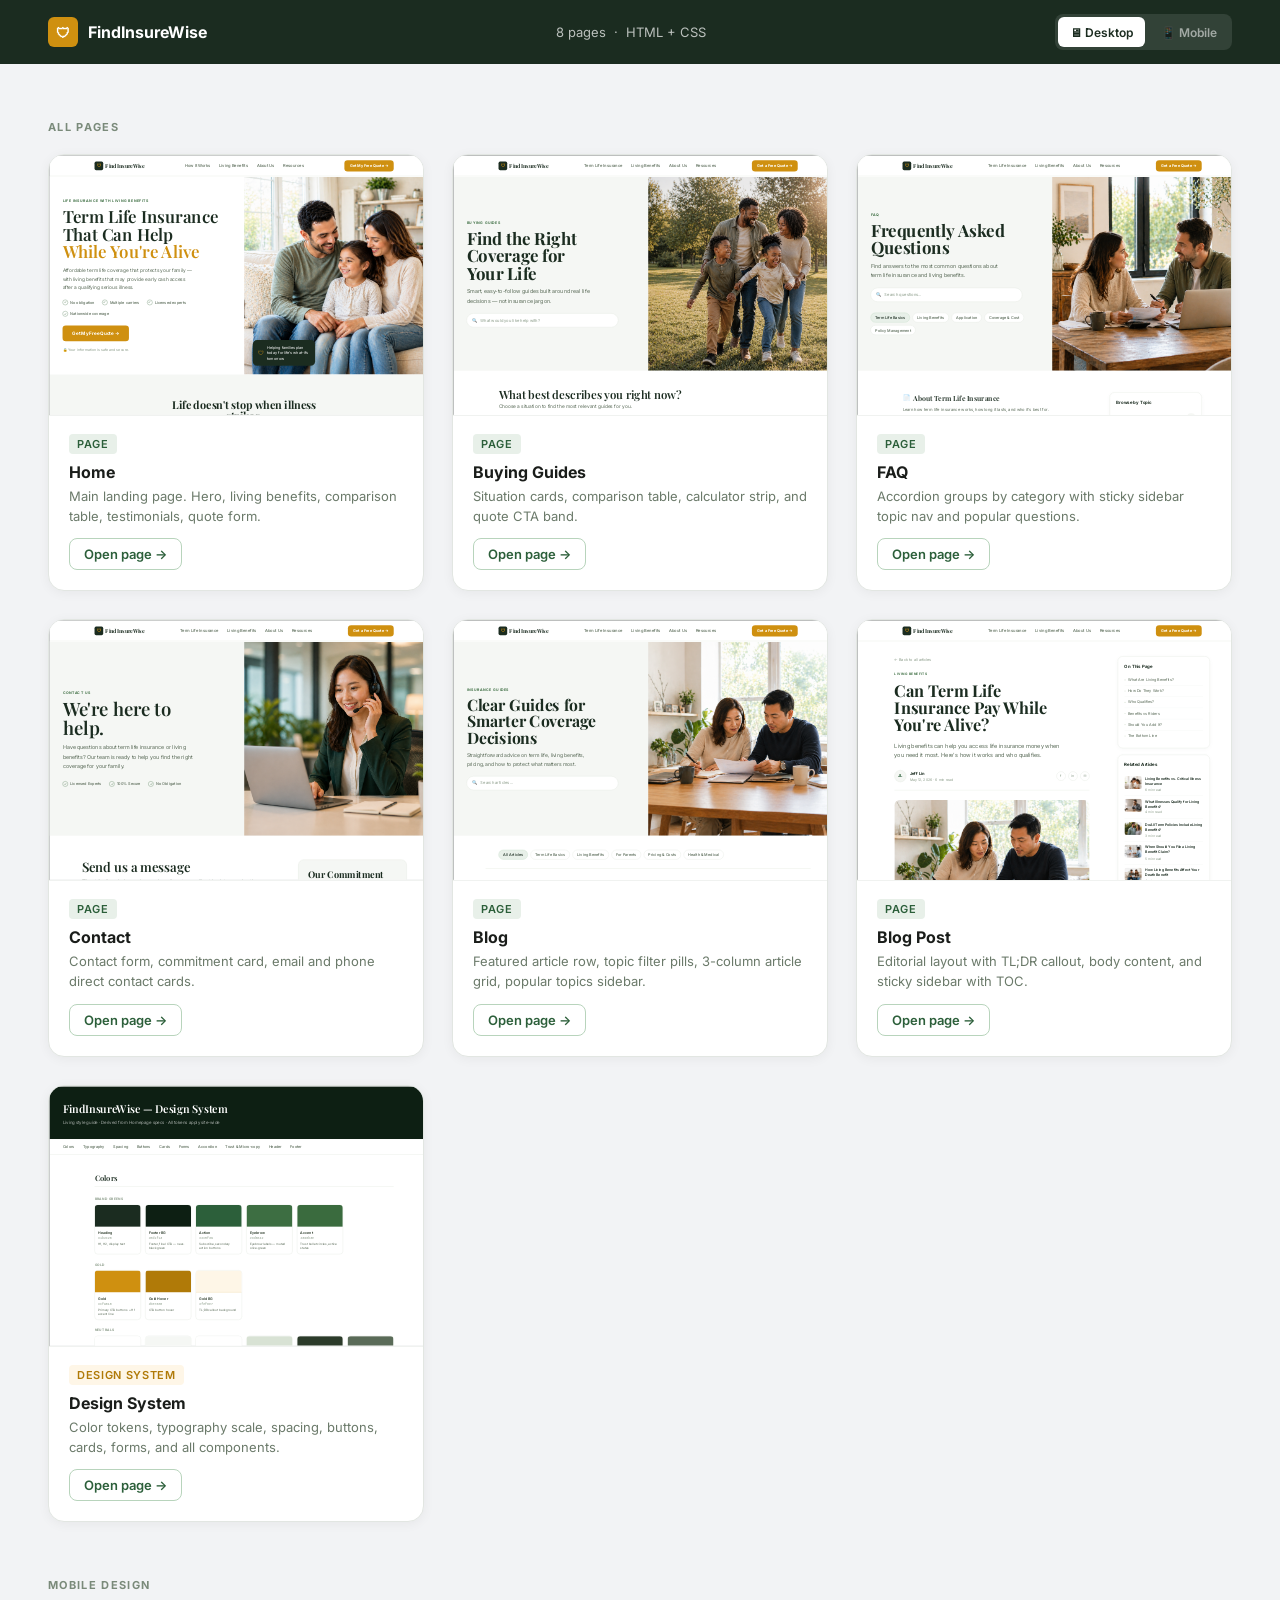
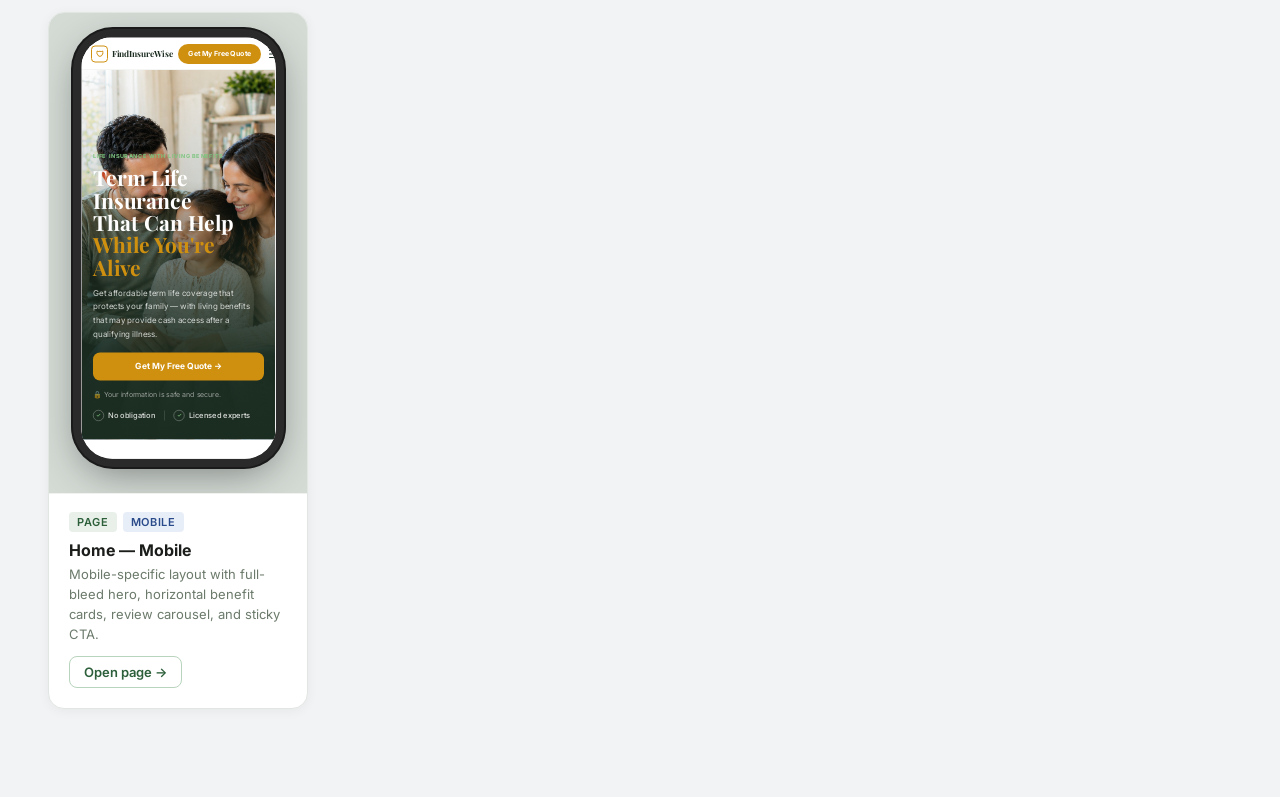
<file: index.html>
<!DOCTYPE html>
<html lang="en">
<head>
  <meta charset="UTF-8" />
  <meta name="viewport" content="width=device-width, initial-scale=1.0" />
  <title>FindInsureWise — Page Library</title>
  <link rel="preconnect" href="https://fonts.googleapis.com" />
  <link href="https://fonts.googleapis.com/css2?family=Inter:wght@400;500;600;700&display=swap" rel="stylesheet" />
  <style>
    *, *::before, *::after { box-sizing: border-box; margin: 0; padding: 0; }
    body {
      font-family: "Inter", system-ui, sans-serif;
      background: #f2f3f5;
      color: #1a1d1a;
      min-height: 100vh;
      -webkit-font-smoothing: antialiased;
    }
    a { color: inherit; text-decoration: none; }

    /* ── Top bar ── */
    .topbar {
      background: #1b2c20;
      color: #fff;
      padding: 0 20px;
      height: 56px;
      display: flex;
      align-items: center;
      justify-content: space-between;
      position: sticky;
      top: 0;
      z-index: 100;
      gap: 12px;
    }
    .topbar-brand {
      display: flex;
      align-items: center;
      gap: 8px;
      font-weight: 700;
      font-size: 15px;
      flex-shrink: 0;
    }
    .topbar-icon {
      width: 28px; height: 28px;
      background: #cf9010;
      border-radius: 6px;
      display: flex; align-items: center; justify-content: center;
      font-size: 13px;
      flex-shrink: 0;
    }
    .topbar-meta {
      font-size: 12px;
      color: rgba(255,255,255,0.45);
      white-space: nowrap;
      overflow: hidden;
      text-overflow: ellipsis;
    }
    .topbar-meta span { color: rgba(255,255,255,0.7); }
    .topbar-meta .sep { display: none; }

    @media (min-width: 480px) {
      .topbar-meta .sep { display: inline; }
    }

    @media (min-width: 640px) {
      .topbar { padding: 0 32px; height: 60px; }
      .topbar-brand { font-size: 16px; gap: 10px; }
      .topbar-icon { width: 30px; height: 30px; font-size: 14px; }
      .topbar-meta { font-size: 13px; }
    }

    @media (min-width: 1024px) {
      .topbar { padding: 0 48px; height: 64px; }
    }

    /* ── Page content ── */
    .content {
      max-width: 1280px;
      margin: 0 auto;
      padding: 32px 16px 56px;
    }
    @media (min-width: 480px)  { .content { padding: 36px 20px 64px; } }
    @media (min-width: 640px)  { .content { padding: 44px 32px 72px; } }
    @media (min-width: 1024px) { .content { padding: 56px 48px 88px; } }

    .section-label {
      font-size: 11px;
      font-weight: 700;
      letter-spacing: 0.12em;
      text-transform: uppercase;
      color: #7a8a7a;
      margin-bottom: 20px;
    }

    /* ── Card grid — mobile-first ── */
    .grid {
      display: grid;
      grid-template-columns: 1fr;
      gap: 16px;
    }
    @media (min-width: 540px)  { .grid { grid-template-columns: repeat(2, 1fr); gap: 20px; } }
    @media (min-width: 1024px) { .grid { grid-template-columns: repeat(3, 1fr); gap: 28px; } }

    /* ── Page card ── */
    .page-card {
      background: #fff;
      border-radius: 14px;
      overflow: hidden;
      border: 1px solid #e2e6e2;
      box-shadow: 0 2px 12px rgba(0,0,0,0.05);
      transition: box-shadow 0.2s, transform 0.2s;
    }
    @media (min-width: 640px) { .page-card { border-radius: 16px; } }
    .page-card:hover {
      box-shadow: 0 8px 28px rgba(0,0,0,0.10);
      transform: translateY(-2px);
    }

    /* ── iframe preview ──
       iframe is fixed at 1440×960; CSS transform scales it down to fit
       wrapper clips to the scaled height and uses overflow:hidden.
       Scale values are tuned per breakpoint to fill card width.
    ── */
    .preview-link {
      display: block;
      position: relative;
      overflow: hidden;
      background: #e8eceb;
      /* mobile: ~(375-32)px card = 343px  →  scale ≈ 343/1440 = 0.238 → height = 960×0.238 = 228px */
      height: 228px;
      cursor: pointer;
    }
    .iframe-scaler {
      width: 1440px;
      height: 960px;
      transform: scale(0.238);
      transform-origin: top left;
      pointer-events: none;
    }

    /* 2-col tablet: ~(540-40-20)/2 = 240px → scale 240/1440 = 0.167 → height 160px
       but at 768px: ~(768-64-20)/2 = 342px → scale 0.238 → height 228px
       Use a middle value that works across the range */
    @media (min-width: 540px) {
      .preview-link  { height: 190px; }
      .iframe-scaler { transform: scale(0.198); }
    }
    @media (min-width: 700px) {
      .preview-link  { height: 220px; }
      .iframe-scaler { transform: scale(0.229); }
    }

    /* 3-col desktop: ~(1280-96-56)/3 = 376px → scale 376/1440 = 0.261 → height 251px */
    @media (min-width: 1024px) {
      .preview-link  { height: 251px; }
      .iframe-scaler { transform: scale(0.261); }
    }
    @media (min-width: 1200px) {
      .preview-link  { height: 260px; }
      .iframe-scaler { transform: scale(0.271); }
    }

    .preview-link::after {
      content: 'Open →';
      position: absolute;
      inset: 0;
      display: flex;
      align-items: center;
      justify-content: center;
      background: rgba(27, 44, 32, 0);
      color: #fff;
      font-size: 15px;
      font-weight: 600;
      opacity: 0;
      transition: opacity 0.2s, background 0.2s;
    }
    .preview-link:hover::after {
      opacity: 1;
      background: rgba(27, 44, 32, 0.55);
    }

    /* ── Card footer ── */
    .card-footer {
      padding: 14px 16px 16px;
      border-top: 1px solid #f0f2f0;
    }
    @media (min-width: 640px) { .card-footer { padding: 18px 20px 20px; } }

    .card-tags {
      display: flex;
      gap: 6px;
      margin-bottom: 8px;
      flex-wrap: wrap;
    }
    .tag {
      font-size: 11px;
      font-weight: 600;
      letter-spacing: 0.06em;
      text-transform: uppercase;
      padding: 3px 8px;
      border-radius: 4px;
    }
    .tag-page   { background: #e8f0e9; color: #2c5f3a; }
    .tag-system { background: #fef6e7; color: #b07a08; }

    .card-title {
      font-size: 15px;
      font-weight: 700;
      color: #1a1d1a;
      margin-bottom: 4px;
    }
    @media (min-width: 640px) { .card-title { font-size: 16px; } }

    .card-desc {
      font-size: 13px;
      color: #6b7a6a;
      line-height: 1.55;
      margin-bottom: 12px;
    }
    .card-link {
      display: inline-flex;
      align-items: center;
      gap: 5px;
      font-size: 13px;
      font-weight: 600;
      color: #2c5f3a;
      padding: 7px 14px;
      border: 1.5px solid #b8d4bc;
      border-radius: 8px;
      transition: background 0.15s, border-color 0.15s;
    }
    .card-link:hover {
      background: #e8f0e9;
      border-color: #2c5f3a;
    }

    /* ── View toggle ── */
    .view-toggle {
      display: flex;
      gap: 4px;
      background: rgba(255,255,255,0.1);
      border-radius: 8px;
      padding: 3px;
      flex-shrink: 0;
    }
    .view-btn {
      height: 30px;
      padding: 0 12px;
      border-radius: 6px;
      border: none;
      background: transparent;
      color: rgba(255,255,255,0.55);
      font-family: "Inter", system-ui, sans-serif;
      font-size: 12px;
      font-weight: 600;
      cursor: pointer;
      display: flex;
      align-items: center;
      gap: 5px;
      transition: background 0.15s, color 0.15s;
      white-space: nowrap;
    }
    .view-btn.active {
      background: #fff;
      color: #1b2c20;
    }

    /* ── Mobile Design section grid ── */
    .mobile-design-grid {
      display: grid;
      grid-template-columns: repeat(auto-fill, minmax(200px, 260px));
      gap: 24px;
    }

    /* Phone-frame card */
    .mobile-preview {
      height: 480px !important;
      background: #d4dbd5;
      display: flex;
      align-items: flex-start;
      justify-content: center;
      padding-top: 24px;
    }
    .phone-frame {
      position: relative;
      width: 195px;
      height: 422px;
      border-radius: 32px;
      box-shadow: 0 0 0 8px #2a2a2a, 0 0 0 10px #1a1a1a, 0 12px 40px rgba(0,0,0,0.45);
      overflow: hidden;
      flex-shrink: 0;
    }
    .mobile-iframe {
      width: 390px !important;
      height: 844px !important;
      transform: scale(0.5) !important;
      transform-origin: top left !important;
      pointer-events: none;
    }

    /* ── Mobile preview mode ── */
    /* Phone preview: iframe at 390px, centered, with subtle device border */
    body.mobile-view .preview-link {
      height: 400px !important;
      background: #d4dbd5;
      display: flex;
      align-items: flex-start;
      justify-content: center;
      padding-top: 20px;
    }
    body.mobile-view .iframe-scaler {
      width: 390px !important;
      height: 844px !important;
      transform: scale(0.43) !important;
      transform-origin: top center !important;
      border-radius: 10px;
      box-shadow: 0 0 0 8px #2a2a2a, 0 0 0 10px #1a1a1a;
    }
  </style>
</head>
<body>

<!-- ── Top bar ── -->
<header class="topbar">
  <div class="topbar-brand">
    <div class="topbar-icon">🛡</div>
    FindInsureWise
  </div>
  <div class="topbar-meta"><span>8 pages</span><span class="sep"> &nbsp;·&nbsp; HTML + CSS</span></div>
  <div class="view-toggle">
    <button class="view-btn active" data-view="desktop">🖥 Desktop</button>
    <button class="view-btn" data-view="mobile">📱 Mobile</button>
  </div>
</header>

<!-- ── Grid ── -->
<main class="content">
  <div class="section-label">All pages</div>
  <div class="grid">

    <!-- Home -->
    <div class="page-card">
      <a class="preview-link" href="pages/home.html" target="_blank">
        <iframe class="iframe-scaler" loading="lazy" src="pages/home.html" scrolling="no" tabindex="-1"></iframe>
      </a>
      <div class="card-footer">
        <div class="card-tags"><span class="tag tag-page">Page</span></div>
        <div class="card-title">Home</div>
        <div class="card-desc">Main landing page. Hero, living benefits, comparison table, testimonials, quote form.</div>
        <a class="card-link" href="pages/home.html" target="_blank">Open page →</a>
      </div>
    </div>

    <!-- Buying Guides -->
    <div class="page-card">
      <a class="preview-link" href="pages/buying-guides.html" target="_blank">
        <iframe class="iframe-scaler" loading="lazy" src="pages/buying-guides.html" scrolling="no" tabindex="-1"></iframe>
      </a>
      <div class="card-footer">
        <div class="card-tags"><span class="tag tag-page">Page</span></div>
        <div class="card-title">Buying Guides</div>
        <div class="card-desc">Situation cards, comparison table, calculator strip, and quote CTA band.</div>
        <a class="card-link" href="pages/buying-guides.html" target="_blank">Open page →</a>
      </div>
    </div>

    <!-- FAQ -->
    <div class="page-card">
      <a class="preview-link" href="pages/faq.html" target="_blank">
        <iframe class="iframe-scaler" loading="lazy" src="pages/faq.html" scrolling="no" tabindex="-1"></iframe>
      </a>
      <div class="card-footer">
        <div class="card-tags"><span class="tag tag-page">Page</span></div>
        <div class="card-title">FAQ</div>
        <div class="card-desc">Accordion groups by category with sticky sidebar topic nav and popular questions.</div>
        <a class="card-link" href="pages/faq.html" target="_blank">Open page →</a>
      </div>
    </div>

    <!-- Contact -->
    <div class="page-card">
      <a class="preview-link" href="pages/contact.html" target="_blank">
        <iframe class="iframe-scaler" loading="lazy" src="pages/contact.html" scrolling="no" tabindex="-1"></iframe>
      </a>
      <div class="card-footer">
        <div class="card-tags"><span class="tag tag-page">Page</span></div>
        <div class="card-title">Contact</div>
        <div class="card-desc">Contact form, commitment card, email and phone direct contact cards.</div>
        <a class="card-link" href="pages/contact.html" target="_blank">Open page →</a>
      </div>
    </div>

    <!-- Blog Landing -->
    <div class="page-card">
      <a class="preview-link" href="pages/blog-landing.html" target="_blank">
        <iframe class="iframe-scaler" loading="lazy" src="pages/blog-landing.html" scrolling="no" tabindex="-1"></iframe>
      </a>
      <div class="card-footer">
        <div class="card-tags"><span class="tag tag-page">Page</span></div>
        <div class="card-title">Blog</div>
        <div class="card-desc">Featured article row, topic filter pills, 3-column article grid, popular topics sidebar.</div>
        <a class="card-link" href="pages/blog-landing.html" target="_blank">Open page →</a>
      </div>
    </div>

    <!-- Blog Post -->
    <div class="page-card">
      <a class="preview-link" href="pages/blog-post.html" target="_blank">
        <iframe class="iframe-scaler" loading="lazy" src="pages/blog-post.html" scrolling="no" tabindex="-1"></iframe>
      </a>
      <div class="card-footer">
        <div class="card-tags"><span class="tag tag-page">Page</span></div>
        <div class="card-title">Blog Post</div>
        <div class="card-desc">Editorial layout with TL;DR callout, body content, and sticky sidebar with TOC.</div>
        <a class="card-link" href="pages/blog-post.html" target="_blank">Open page →</a>
      </div>
    </div>

    <!-- Design System -->
    <div class="page-card">
      <a class="preview-link" href="design-system/design-system.html" target="_blank">
        <iframe class="iframe-scaler" loading="lazy" src="design-system/design-system.html" scrolling="no" tabindex="-1"></iframe>
      </a>
      <div class="card-footer">
        <div class="card-tags"><span class="tag tag-system">Design System</span></div>
        <div class="card-title">Design System</div>
        <div class="card-desc">Color tokens, typography scale, spacing, buttons, cards, forms, and all components.</div>
        <a class="card-link" href="design-system/design-system.html" target="_blank">Open page →</a>
      </div>
    </div>

  </div>

  <!-- ── Mobile Design Section ── -->
  <div class="section-label" style="margin-top: 56px;">Mobile Design</div>
  <div class="mobile-design-grid">

    <!-- Home Mobile -->
    <div class="page-card mobile-card">
      <a class="preview-link mobile-preview" href="pages/home-mobile.html" target="_blank">
        <div class="phone-frame">
          <iframe class="iframe-scaler mobile-iframe" loading="lazy" src="pages/home-mobile.html" scrolling="no" tabindex="-1"></iframe>
        </div>
      </a>
      <div class="card-footer">
        <div class="card-tags"><span class="tag tag-page">Page</span><span class="tag" style="background:#e8eef8;color:#2a4a8a;">Mobile</span></div>
        <div class="card-title">Home — Mobile</div>
        <div class="card-desc">Mobile-specific layout with full-bleed hero, horizontal benefit cards, review carousel, and sticky CTA.</div>
        <a class="card-link" href="pages/home-mobile.html" target="_blank">Open page →</a>
      </div>
    </div>

  </div>
</main>

<script>
  document.querySelectorAll('.view-btn').forEach(btn => {
    btn.addEventListener('click', () => {
      document.querySelectorAll('.view-btn').forEach(b => b.classList.remove('active'));
      btn.classList.add('active');
      if (btn.dataset.view === 'mobile') {
        document.body.classList.add('mobile-view');
      } else {
        document.body.classList.remove('mobile-view');
      }
    });
  });
</script>
</body>
</html>
</file>
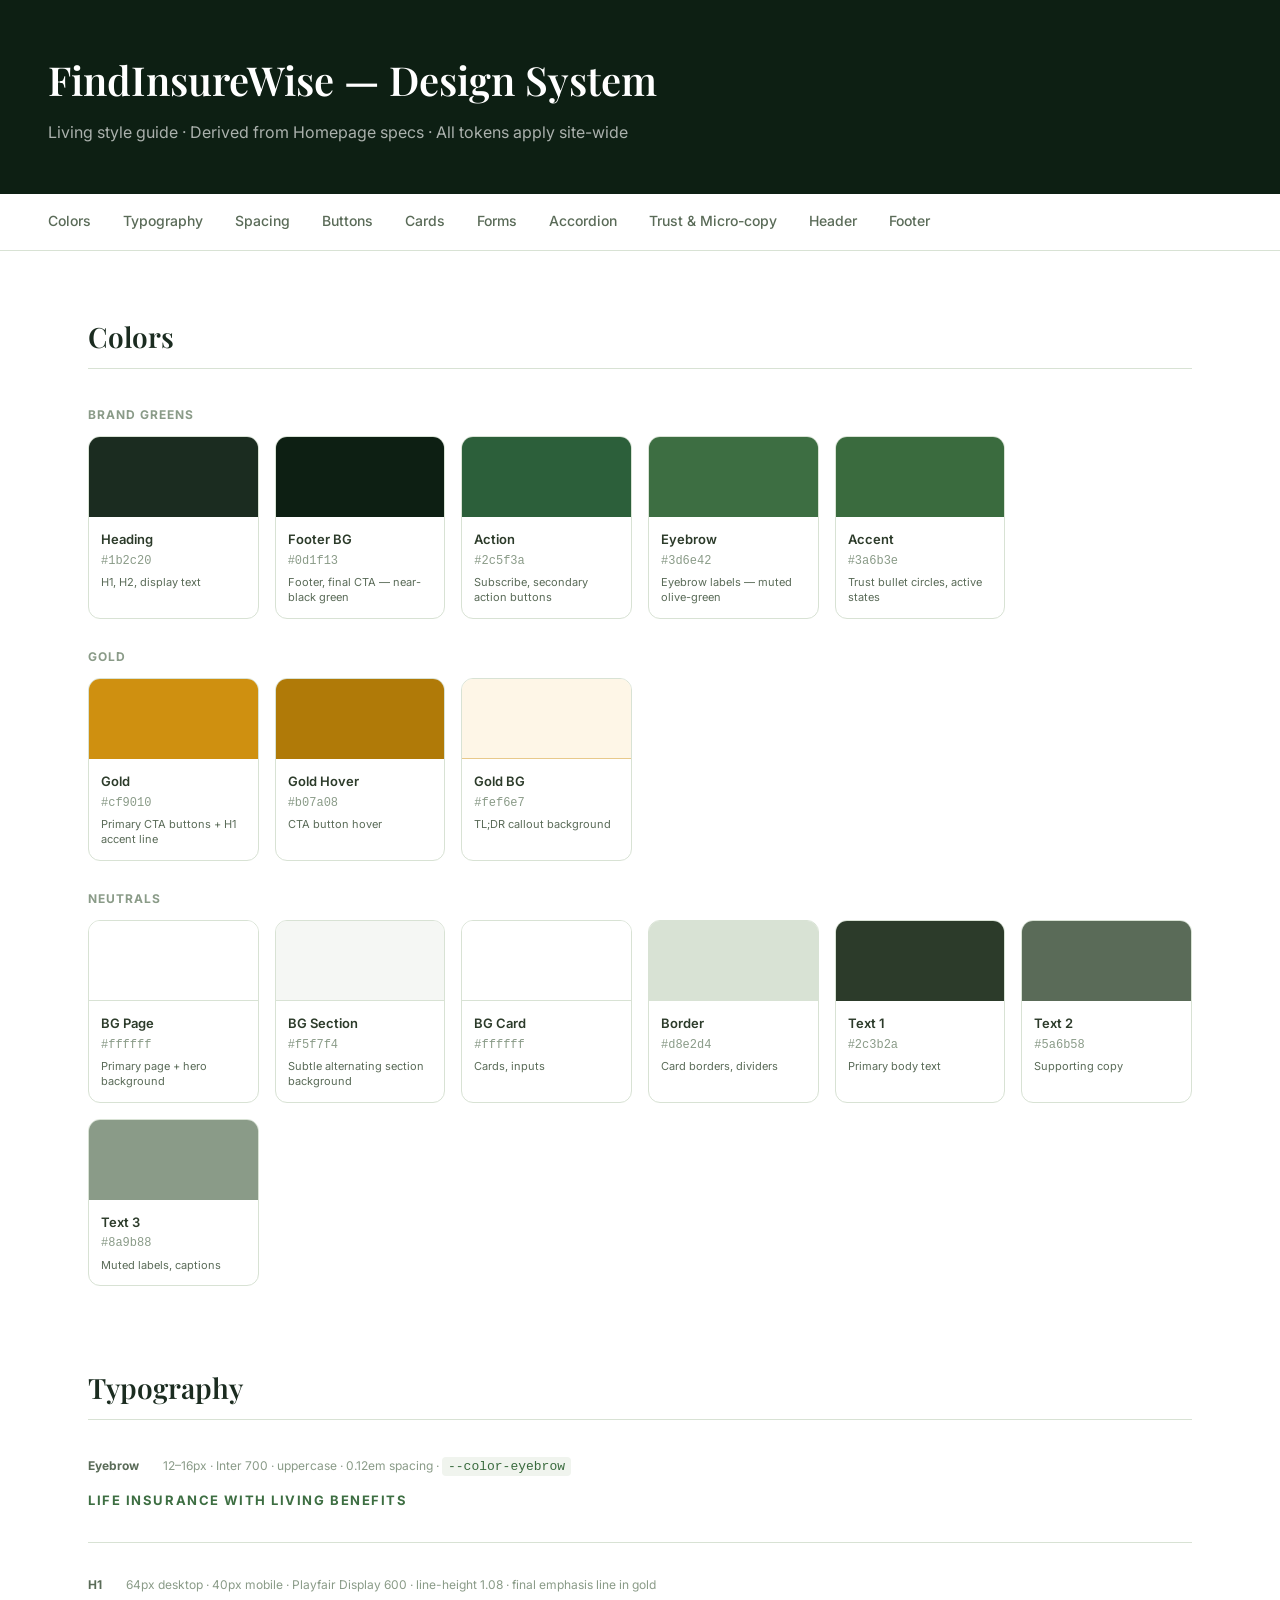
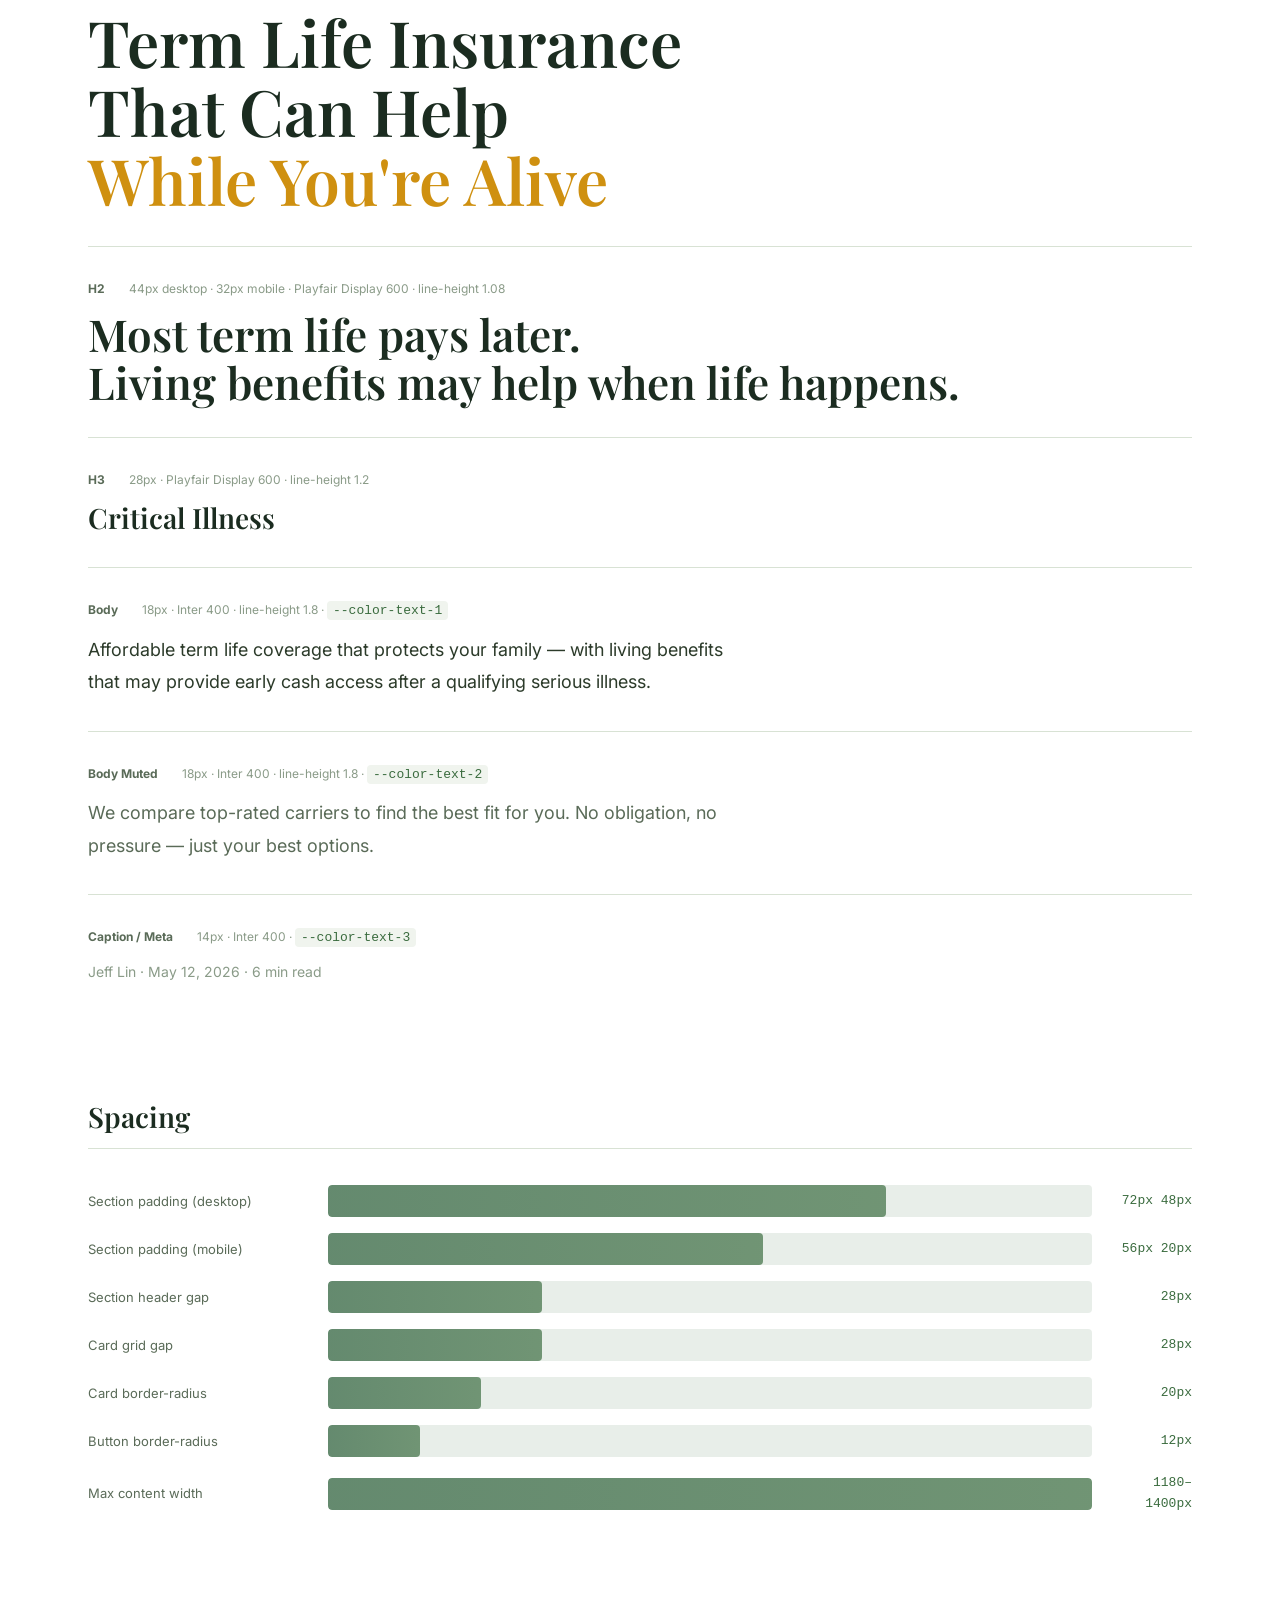
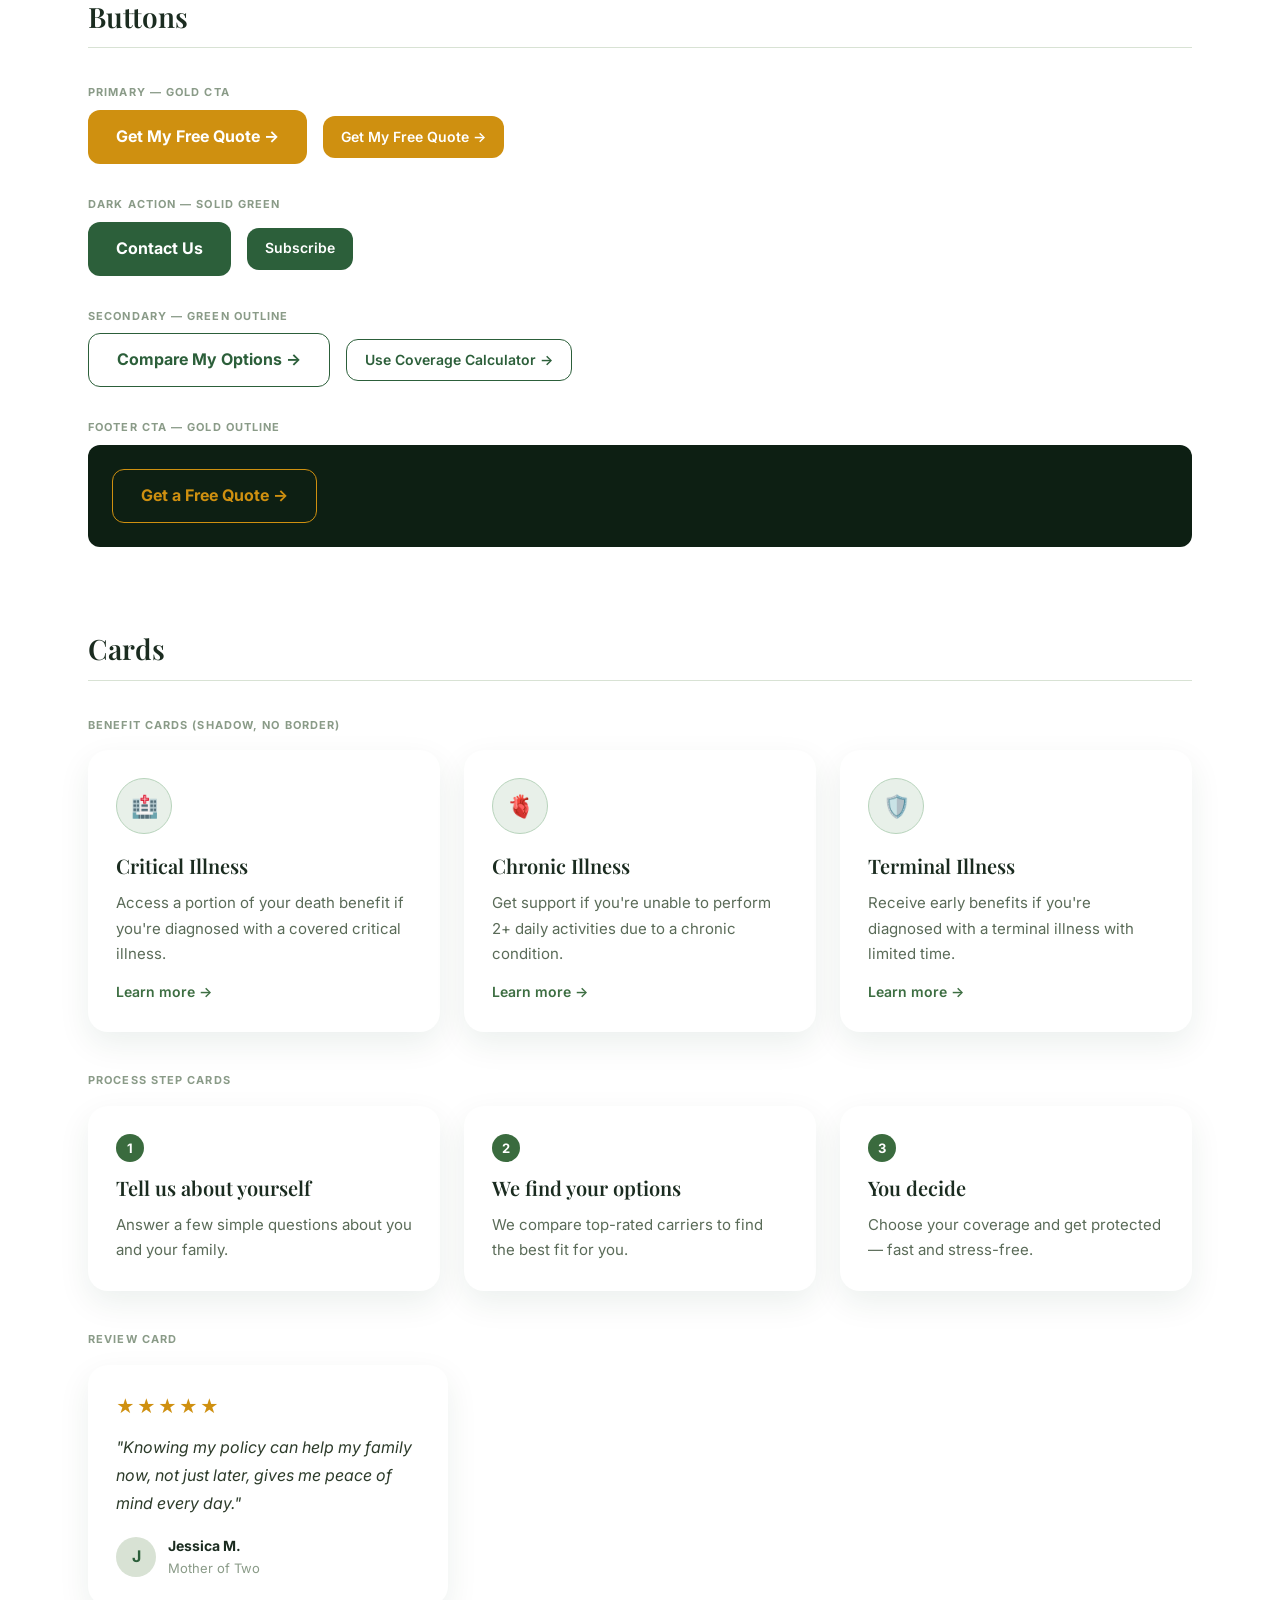
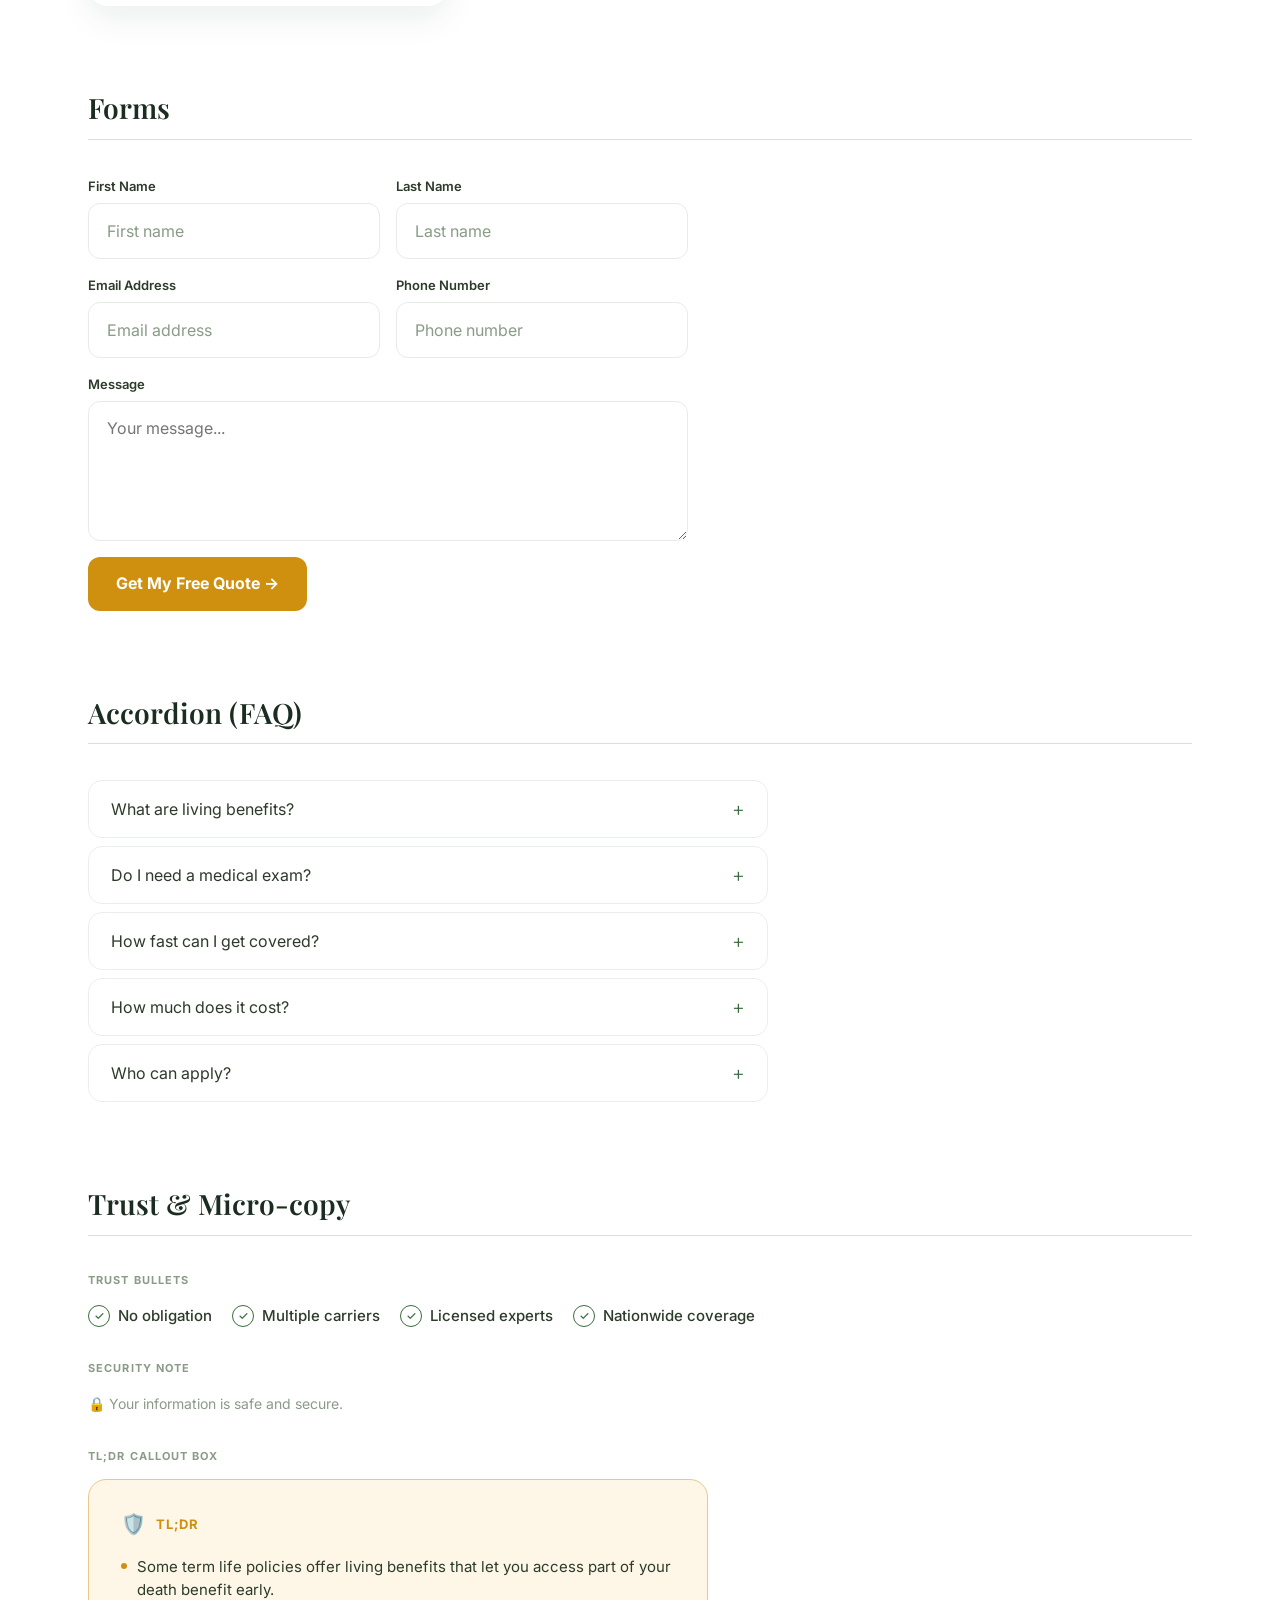
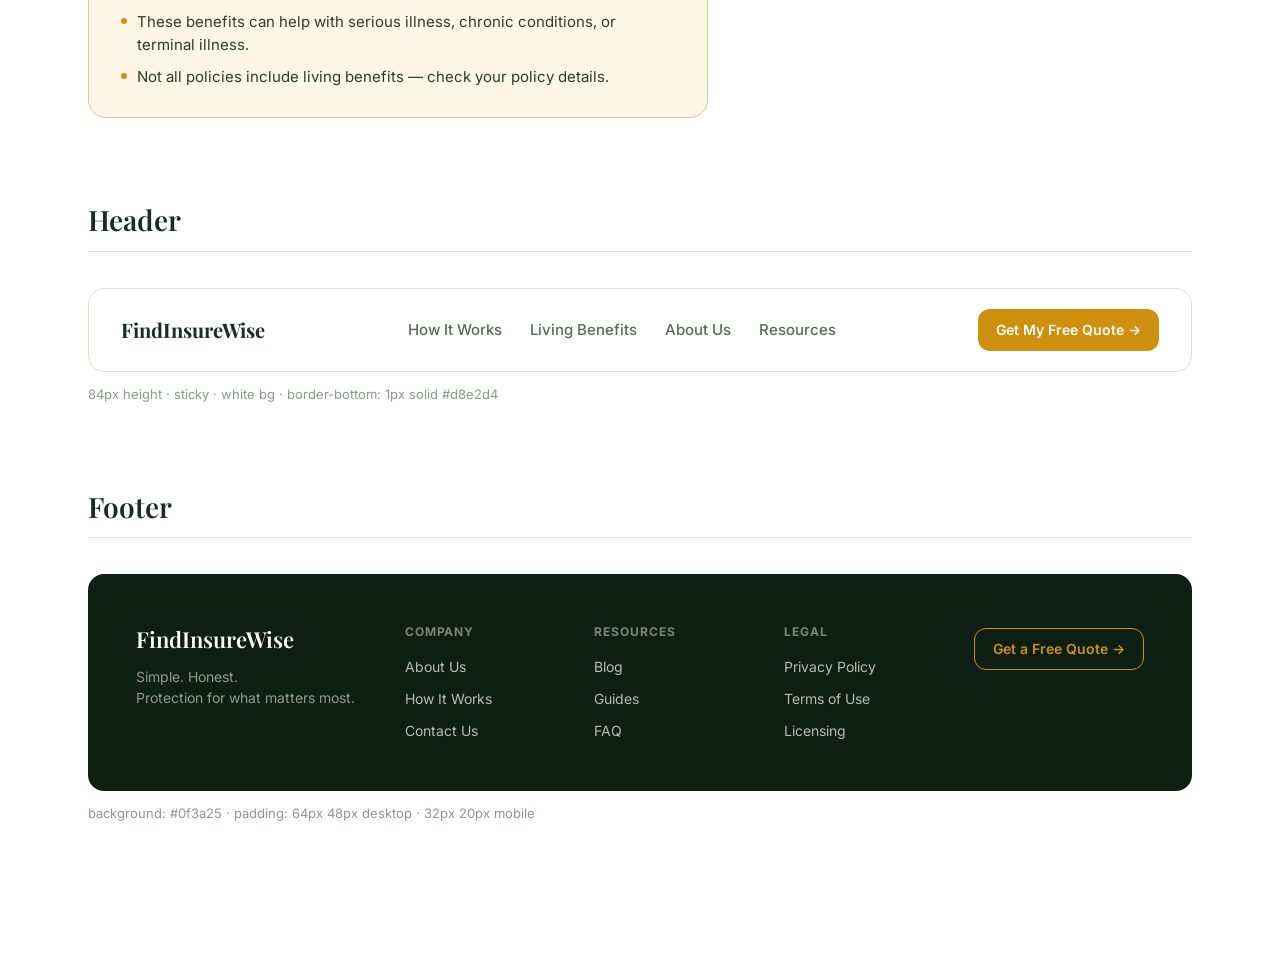
<file: design-system/design-system.html>
<!DOCTYPE html>
<html lang="en">
<head>
  <meta charset="UTF-8" />
  <meta name="viewport" content="width=device-width, initial-scale=1.0" />
  <title>FindInsureWise — Design System</title>
  <link rel="preconnect" href="https://fonts.googleapis.com" />
  <link rel="preconnect" href="https://fonts.gstatic.com" crossorigin />
  <link href="https://fonts.googleapis.com/css2?family=Playfair+Display:wght@400;600;700&family=Inter:wght@400;500;600;700&display=swap" rel="stylesheet" />
  <style>
    /* ── CSS Variables ─────────────────────────────────────── */
    :root {
      --color-heading:    #1b2c20;
      --color-footer-bg:  #0d1f13;
      --color-action:     #2c5f3a;
      --color-eyebrow:    #3d6e42;
      --color-accent:     #3a6b3e;
      --color-gold:       #cf9010;
      --color-gold-hover: #b07a08;
      --color-gold-bg:    #fef6e7;
      --color-gold-border:#e8c98b;
      --color-bg-page:    #ffffff;
      --color-bg-section: #f5f7f4;
      --color-bg-card:    #ffffff;
      --color-border:     #d8e2d4;
      --color-text-1:     #2c3b2a;
      --color-text-2:     #5a6b58;
      --color-text-3:     #8a9b88;
      --font-serif:       "Playfair Display", Georgia, serif;
      --font-sans:        "Inter", system-ui, sans-serif;
      --radius-card:      20px;
      --radius-btn:       12px;
      --shadow-card:      0 12px 32px rgba(18, 61, 42, 0.08);
      --shadow-card-sm:   0 8px 24px rgba(44, 59, 42, 0.04);
    }

    /* ── Reset & Base ──────────────────────────────────────── */
    *, *::before, *::after { box-sizing: border-box; margin: 0; padding: 0; }
    body {
      font-family: var(--font-sans);
      background: var(--color-bg-page);
      color: var(--color-text-1);
      font-size: 16px;
      line-height: 1.6;
    }
    a { color: inherit; text-decoration: none; }

    /* ── Guide Chrome ──────────────────────────────────────── */
    .guide-header {
      background: var(--color-footer-bg);
      color: #fff;
      padding: 48px;
    }
    .guide-header h1 {
      font-family: var(--font-serif);
      font-size: 40px;
      font-weight: 600;
      margin-bottom: 8px;
    }
    .guide-header p { color: rgba(255,255,255,0.65); font-size: 16px; }

    .guide-nav {
      background: #fff;
      border-bottom: 1px solid var(--color-border);
      padding: 0 48px;
      display: flex;
      gap: 32px;
      position: sticky;
      top: 0;
      z-index: 100;
      overflow-x: auto;
    }
    .guide-nav a {
      display: block;
      padding: 16px 0;
      font-size: 14px;
      font-weight: 500;
      color: var(--color-text-2);
      white-space: nowrap;
      border-bottom: 2px solid transparent;
    }
    .guide-nav a:hover { color: var(--color-heading); border-bottom-color: var(--color-gold); }

    .guide-body { max-width: 1200px; margin: 0 auto; padding: 64px 48px; }

    .section {
      margin-bottom: 80px;
      scroll-margin-top: 60px;
    }
    .section-title {
      font-family: var(--font-serif);
      font-size: 28px;
      font-weight: 600;
      color: var(--color-heading);
      margin-bottom: 8px;
    }
    .section-divider {
      border: none;
      border-top: 1px solid var(--color-border);
      margin-bottom: 36px;
    }

    .label {
      font-size: 11px;
      font-weight: 700;
      letter-spacing: 0.1em;
      text-transform: uppercase;
      color: var(--color-text-3);
      margin-bottom: 8px;
    }
    .token {
      font-family: "Courier New", monospace;
      font-size: 13px;
      background: #f0f4ee;
      padding: 2px 6px;
      border-radius: 4px;
      color: var(--color-accent);
    }

    /* ── Colors ────────────────────────────────────────────── */
    .color-grid { display: grid; grid-template-columns: repeat(auto-fill, minmax(160px, 1fr)); gap: 16px; }
    .color-swatch {
      border-radius: 12px;
      overflow: hidden;
      border: 1px solid var(--color-border);
      background: #fff;
    }
    .swatch-block { height: 80px; }
    .swatch-info { padding: 12px; }
    .swatch-name { font-size: 13px; font-weight: 600; color: var(--color-text-1); margin-bottom: 2px; }
    .swatch-hex  { font-size: 12px; color: var(--color-text-3); font-family: monospace; }
    .swatch-use  { font-size: 11px; color: var(--color-text-2); margin-top: 4px; line-height: 1.4; }
    .color-group-label {
      font-size: 12px;
      font-weight: 700;
      letter-spacing: 0.08em;
      text-transform: uppercase;
      color: var(--color-text-3);
      margin: 28px 0 12px;
    }
    .color-group-label:first-child { margin-top: 0; }

    /* ── Typography ────────────────────────────────────────── */
    .type-sample { margin-bottom: 32px; padding-bottom: 32px; border-bottom: 1px solid var(--color-border); }
    .type-sample:last-child { border-bottom: none; }
    .type-meta { display: flex; gap: 24px; margin-bottom: 12px; flex-wrap: wrap; }
    .type-meta span { font-size: 12px; color: var(--color-text-3); }
    .type-meta span strong { color: var(--color-text-2); }

    .sample-eyebrow {
      font-size: 13px;
      font-weight: 700;
      letter-spacing: 0.12em;
      text-transform: uppercase;
      color: var(--color-eyebrow);
    }
    .sample-h1 {
      font-family: var(--font-serif);
      font-size: 64px;
      font-weight: 600;
      line-height: 1.08;
      color: var(--color-heading);
    }
    .sample-h2 {
      font-family: var(--font-serif);
      font-size: 44px;
      font-weight: 600;
      line-height: 1.08;
      color: var(--color-heading);
    }
    .sample-h3 {
      font-family: var(--font-serif);
      font-size: 28px;
      font-weight: 600;
      line-height: 1.2;
      color: var(--color-heading);
    }
    .sample-body { font-size: 18px; line-height: 1.8; color: var(--color-text-1); max-width: 640px; }
    .sample-body-muted { font-size: 18px; line-height: 1.8; color: var(--color-text-2); max-width: 640px; }
    .sample-caption { font-size: 14px; color: var(--color-text-3); }

    /* ── Buttons ───────────────────────────────────────────── */
    .btn-row { display: flex; flex-wrap: wrap; gap: 16px; align-items: center; margin-bottom: 24px; }

    .btn {
      display: inline-flex;
      align-items: center;
      justify-content: center;
      gap: 6px;
      height: 54px;
      padding: 0 28px;
      border-radius: var(--radius-btn);
      font-family: var(--font-sans);
      font-size: 16px;
      font-weight: 700;
      cursor: pointer;
      border: none;
      transition: background 0.2s ease, transform 0.15s ease, border-color 0.2s ease;
      text-decoration: none;
    }
    .btn:hover { transform: translateY(-1px); }

    .btn-gold  { background: var(--color-gold); color: #fff; }
    .btn-gold:hover { background: var(--color-gold-hover); }

    .btn-action { background: var(--color-action); color: #fff; }
    .btn-action:hover { background: #224d2e; }

    .btn-outline-green {
      background: transparent;
      border: 1.5px solid var(--color-action);
      color: var(--color-action);
    }
    .btn-outline-green:hover { background: #f0f7f3; }

    .btn-outline-gold {
      background: transparent;
      border: 1.5px solid var(--color-gold);
      color: var(--color-gold);
    }
    .btn-outline-gold:hover { background: var(--color-gold-bg); }

    .btn-sm { height: 42px; font-size: 14px; font-weight: 600; padding: 0 18px; }

    /* ── Cards ─────────────────────────────────────────────── */
    .card-grid { display: grid; grid-template-columns: repeat(auto-fill, minmax(280px, 1fr)); gap: 24px; }

    .card {
      background: var(--color-bg-card);
      border-radius: var(--radius-card);
      box-shadow: var(--shadow-card);
      padding: 28px;
    }
    .card-bordered {
      background: var(--color-bg-card);
      border: 1px solid var(--color-border);
      border-radius: 18px;
      box-shadow: var(--shadow-card-sm);
      padding: 28px;
    }

    .icon-circle {
      width: 56px;
      height: 56px;
      border-radius: 50%;
      background: #e8f0e9;
      border: 1px solid #b8d4bc;
      color: var(--color-accent);
      display: flex;
      align-items: center;
      justify-content: center;
      font-size: 22px;
      margin-bottom: 16px;
    }
    .card-title {
      font-family: var(--font-serif);
      font-size: 20px;
      font-weight: 600;
      color: var(--color-heading);
      margin-bottom: 8px;
    }
    .card-body { font-size: 15px; color: var(--color-text-2); line-height: 1.7; }
    .card-link {
      display: inline-block;
      margin-top: 14px;
      font-size: 14px;
      font-weight: 600;
      color: var(--color-eyebrow);
    }

    .step-number {
      display: inline-block;
      width: 28px;
      height: 28px;
      border-radius: 50%;
      background: var(--color-accent);
      color: #fff;
      font-size: 13px;
      font-weight: 700;
      text-align: center;
      line-height: 28px;
      margin-bottom: 10px;
    }

    .review-card { background: var(--color-bg-card); border-radius: var(--radius-card); box-shadow: var(--shadow-card); padding: 28px; }
    .stars { color: var(--color-gold); font-size: 18px; margin-bottom: 12px; letter-spacing: 2px; }
    .review-quote { font-size: 16px; line-height: 1.75; color: var(--color-text-1); font-style: italic; margin-bottom: 18px; }
    .review-author { display: flex; align-items: center; gap: 12px; }
    .author-avatar {
      width: 40px;
      height: 40px;
      border-radius: 50%;
      background: var(--color-border);
      display: flex;
      align-items: center;
      justify-content: center;
      font-size: 16px;
      font-weight: 700;
      color: var(--color-action);
    }
    .author-name { font-size: 14px; font-weight: 700; color: var(--color-heading); }
    .author-role { font-size: 13px; color: var(--color-text-3); }

    /* ── Form Inputs ───────────────────────────────────────── */
    .form-grid { display: grid; grid-template-columns: 1fr 1fr; gap: 16px; max-width: 600px; }
    .form-field { display: flex; flex-direction: column; gap: 6px; }
    .form-field label { font-size: 13px; font-weight: 600; color: var(--color-text-1); }
    .form-input {
      height: 56px;
      border: 1px solid #e7ece8;
      border-radius: var(--radius-btn);
      padding: 0 18px;
      font-size: 16px;
      font-family: var(--font-sans);
      background: #fff;
      color: var(--color-text-1);
      transition: border-color 0.2s;
      outline: none;
    }
    .form-input:focus { border-color: var(--color-action); box-shadow: 0 0 0 3px rgba(44,95,58,0.08); }
    .form-input::placeholder { color: var(--color-text-3); }
    .form-textarea {
      height: 140px;
      padding: 16px 18px;
      resize: vertical;
      border: 1px solid #e7ece8;
      border-radius: var(--radius-btn);
      font-size: 16px;
      font-family: var(--font-sans);
      background: #fff;
      color: var(--color-text-1);
      outline: none;
      transition: border-color 0.2s;
      grid-column: 1 / -1;
    }
    .form-textarea:focus { border-color: var(--color-action); }

    /* ── Accordion ─────────────────────────────────────────── */
    .faq-list { max-width: 680px; display: flex; flex-direction: column; gap: 8px; }
    .faq-row {
      display: flex;
      justify-content: space-between;
      align-items: center;
      height: 58px;
      padding: 0 22px;
      border: 1px solid #ebefec;
      border-radius: 14px;
      background: #fff;
      font-size: 16px;
      font-family: var(--font-sans);
      color: var(--color-text-1);
      cursor: pointer;
      text-align: left;
      transition: background 0.15s;
    }
    .faq-row:hover { background: var(--color-bg-page); }
    .faq-icon { font-size: 20px; color: var(--color-accent); font-weight: 300; flex-shrink: 0; }

    /* ── Trust / Micro-copy ────────────────────────────────── */
    .trust-bullets { display: flex; flex-wrap: wrap; gap: 20px; }
    .trust-item {
      display: flex;
      align-items: center;
      gap: 8px;
      font-size: 15px;
      font-weight: 500;
      color: var(--color-text-1);
    }
    .trust-check {
      width: 22px;
      height: 22px;
      border-radius: 50%;
      border: 1.5px solid var(--color-accent);
      color: var(--color-accent);
      font-size: 12px;
      display: flex;
      align-items: center;
      justify-content: center;
      flex-shrink: 0;
    }
    .secure-note {
      display: inline-flex;
      align-items: center;
      gap: 6px;
      font-size: 14px;
      color: var(--color-text-3);
    }

    .tldr-box {
      background: var(--color-gold-bg);
      border: 1px solid var(--color-gold-border);
      border-radius: 18px;
      padding: 28px 32px;
      max-width: 620px;
    }
    .tldr-header { display: flex; align-items: center; gap: 10px; margin-bottom: 16px; }
    .tldr-label { font-size: 13px; font-weight: 700; letter-spacing: 0.08em; text-transform: uppercase; color: var(--color-gold); }
    .tldr-items { display: flex; flex-direction: column; gap: 10px; }
    .tldr-item { display: flex; align-items: flex-start; gap: 10px; font-size: 15px; color: var(--color-text-1); line-height: 1.5; }
    .tldr-dot { width: 6px; height: 6px; border-radius: 50%; background: var(--color-gold); margin-top: 7px; flex-shrink: 0; }

    /* ── Header Component ──────────────────────────────────── */
    .preview-header {
      height: 84px;
      background: #fff;
      border: 1px solid var(--color-border);
      border-radius: 16px;
      padding: 0 32px;
      display: flex;
      align-items: center;
      justify-content: space-between;
      gap: 24px;
    }
    .header-logo { font-family: var(--font-serif); font-size: 20px; font-weight: 700; color: var(--color-heading); }
    .header-nav { display: flex; gap: 28px; }
    .header-nav a { font-size: 15px; font-weight: 500; color: var(--color-text-2); }
    .header-nav a:hover { color: var(--color-heading); }

    /* ── Footer Component ──────────────────────────────────── */
    .preview-footer {
      background: var(--color-footer-bg);
      border-radius: 16px;
      padding: 48px;
      color: #fff;
      display: grid;
      grid-template-columns: 1.5fr 1fr 1fr 1fr auto;
      gap: 32px;
    }
    .footer-brand-name { font-family: var(--font-serif); font-size: 22px; font-weight: 600; margin-bottom: 8px; }
    .footer-tagline { font-size: 14px; color: rgba(255,255,255,0.55); line-height: 1.5; }
    .footer-col-title { font-size: 12px; font-weight: 700; letter-spacing: 0.08em; text-transform: uppercase; color: rgba(255,255,255,0.45); margin-bottom: 14px; }
    .footer-links { display: flex; flex-direction: column; gap: 10px; }
    .footer-links a { font-size: 14px; color: rgba(255,255,255,0.7); }
    .footer-links a:hover { color: #fff; }
    .footer-cta-col { display: flex; flex-direction: column; justify-content: flex-start; padding-top: 6px; }

    /* ── Spacing ───────────────────────────────────────────── */
    .spacing-row { display: flex; flex-direction: column; gap: 16px; }
    .spacing-item { display: flex; align-items: center; gap: 20px; }
    .spacing-bar-wrap { flex: 1; background: #e8eee9; border-radius: 4px; height: 32px; overflow: hidden; }
    .spacing-bar { height: 100%; background: linear-gradient(90deg, var(--color-action), var(--color-eyebrow)); border-radius: 4px; opacity: 0.7; }
    .spacing-label { width: 220px; font-size: 13px; color: var(--color-text-2); }
    .spacing-value { width: 80px; font-family: monospace; font-size: 13px; color: var(--color-accent); text-align: right; }
  </style>
</head>
<body>

<!-- ── Guide Header ─────────────────────────────────────────────── -->
<header class="guide-header">
  <h1>FindInsureWise — Design System</h1>
  <p>Living style guide · Derived from Homepage specs · All tokens apply site-wide</p>
</header>

<!-- ── Guide Nav ────────────────────────────────────────────────── -->
<nav class="guide-nav">
  <a href="#colors">Colors</a>
  <a href="#typography">Typography</a>
  <a href="#spacing">Spacing</a>
  <a href="#buttons">Buttons</a>
  <a href="#cards">Cards</a>
  <a href="#forms">Forms</a>
  <a href="#accordion">Accordion</a>
  <a href="#microcopy">Trust & Micro-copy</a>
  <a href="#header">Header</a>
  <a href="#footer">Footer</a>
</nav>

<main class="guide-body">

  <!-- ── Colors ──────────────────────────────────────────────────── -->
  <section class="section" id="colors">
    <h2 class="section-title">Colors</h2>
    <hr class="section-divider" />

    <p class="color-group-label">Brand Greens</p>
    <div class="color-grid">
      <div class="color-swatch">
        <div class="swatch-block" style="background:#1b2c20;"></div>
        <div class="swatch-info">
          <div class="swatch-name">Heading</div>
          <div class="swatch-hex">#1b2c20</div>
          <div class="swatch-use">H1, H2, display text</div>
        </div>
      </div>
      <div class="color-swatch">
        <div class="swatch-block" style="background:#0d1f13;"></div>
        <div class="swatch-info">
          <div class="swatch-name">Footer BG</div>
          <div class="swatch-hex">#0d1f13</div>
          <div class="swatch-use">Footer, final CTA — near-black green</div>
        </div>
      </div>
      <div class="color-swatch">
        <div class="swatch-block" style="background:#2c5f3a;"></div>
        <div class="swatch-info">
          <div class="swatch-name">Action</div>
          <div class="swatch-hex">#2c5f3a</div>
          <div class="swatch-use">Subscribe, secondary action buttons</div>
        </div>
      </div>
      <div class="color-swatch">
        <div class="swatch-block" style="background:#3d6e42;"></div>
        <div class="swatch-info">
          <div class="swatch-name">Eyebrow</div>
          <div class="swatch-hex">#3d6e42</div>
          <div class="swatch-use">Eyebrow labels — muted olive-green</div>
        </div>
      </div>
      <div class="color-swatch">
        <div class="swatch-block" style="background:#3a6b3e;"></div>
        <div class="swatch-info">
          <div class="swatch-name">Accent</div>
          <div class="swatch-hex">#3a6b3e</div>
          <div class="swatch-use">Trust bullet circles, active states</div>
        </div>
      </div>
    </div>

    <p class="color-group-label">Gold</p>
    <div class="color-grid">
      <div class="color-swatch">
        <div class="swatch-block" style="background:#cf9010;"></div>
        <div class="swatch-info">
          <div class="swatch-name">Gold</div>
          <div class="swatch-hex">#cf9010</div>
          <div class="swatch-use">Primary CTA buttons + H1 accent line</div>
        </div>
      </div>
      <div class="color-swatch">
        <div class="swatch-block" style="background:#b07a08;"></div>
        <div class="swatch-info">
          <div class="swatch-name">Gold Hover</div>
          <div class="swatch-hex">#b07a08</div>
          <div class="swatch-use">CTA button hover</div>
        </div>
      </div>
      <div class="color-swatch">
        <div class="swatch-block" style="background:#fef6e7; border-bottom:1px solid #e8c98b;"></div>
        <div class="swatch-info">
          <div class="swatch-name">Gold BG</div>
          <div class="swatch-hex">#fef6e7</div>
          <div class="swatch-use">TL;DR callout background</div>
        </div>
      </div>
    </div>

    <p class="color-group-label">Neutrals</p>
    <div class="color-grid">
      <div class="color-swatch">
        <div class="swatch-block" style="background:#ffffff; border-bottom:1px solid #d8e2d4;"></div>
        <div class="swatch-info">
          <div class="swatch-name">BG Page</div>
          <div class="swatch-hex">#ffffff</div>
          <div class="swatch-use">Primary page + hero background</div>
        </div>
      </div>
      <div class="color-swatch">
        <div class="swatch-block" style="background:#f5f7f4; border-bottom:1px solid #d8e2d4;"></div>
        <div class="swatch-info">
          <div class="swatch-name">BG Section</div>
          <div class="swatch-hex">#f5f7f4</div>
          <div class="swatch-use">Subtle alternating section background</div>
        </div>
      </div>
      <div class="color-swatch">
        <div class="swatch-block" style="background:#ffffff; border-bottom:1px solid #d8e2d4;"></div>
        <div class="swatch-info">
          <div class="swatch-name">BG Card</div>
          <div class="swatch-hex">#ffffff</div>
          <div class="swatch-use">Cards, inputs</div>
        </div>
      </div>
      <div class="color-swatch">
        <div class="swatch-block" style="background:#d8e2d4;"></div>
        <div class="swatch-info">
          <div class="swatch-name">Border</div>
          <div class="swatch-hex">#d8e2d4</div>
          <div class="swatch-use">Card borders, dividers</div>
        </div>
      </div>
      <div class="color-swatch">
        <div class="swatch-block" style="background:#2c3b2a;"></div>
        <div class="swatch-info">
          <div class="swatch-name">Text 1</div>
          <div class="swatch-hex">#2c3b2a</div>
          <div class="swatch-use">Primary body text</div>
        </div>
      </div>
      <div class="color-swatch">
        <div class="swatch-block" style="background:#5a6b58;"></div>
        <div class="swatch-info">
          <div class="swatch-name">Text 2</div>
          <div class="swatch-hex">#5a6b58</div>
          <div class="swatch-use">Supporting copy</div>
        </div>
      </div>
      <div class="color-swatch">
        <div class="swatch-block" style="background:#8a9b88;"></div>
        <div class="swatch-info">
          <div class="swatch-name">Text 3</div>
          <div class="swatch-hex">#8a9b88</div>
          <div class="swatch-use">Muted labels, captions</div>
        </div>
      </div>
    </div>
  </section>

  <!-- ── Typography ──────────────────────────────────────────────── -->
  <section class="section" id="typography">
    <h2 class="section-title">Typography</h2>
    <hr class="section-divider" />

    <div class="type-sample">
      <div class="type-meta">
        <span><strong>Eyebrow</strong></span>
        <span>12–16px · Inter 700 · uppercase · 0.12em spacing · <code class="token">--color-eyebrow</code></span>
      </div>
      <p class="sample-eyebrow">Life Insurance with Living Benefits</p>
    </div>

    <div class="type-sample">
      <div class="type-meta">
        <span><strong>H1</strong></span>
        <span>64px desktop · 40px mobile · Playfair Display 600 · line-height 1.08 · final emphasis line in gold</span>
      </div>
      <h1 class="sample-h1">Term Life Insurance<br />That Can Help<br /><span style="color:var(--color-gold);">While You're Alive</span></h1>
    </div>

    <div class="type-sample">
      <div class="type-meta">
        <span><strong>H2</strong></span>
        <span>44px desktop · 32px mobile · Playfair Display 600 · line-height 1.08</span>
      </div>
      <h2 class="sample-h2">Most term life pays later.<br />Living benefits may help when life happens.</h2>
    </div>

    <div class="type-sample">
      <div class="type-meta">
        <span><strong>H3</strong></span>
        <span>28px · Playfair Display 600 · line-height 1.2</span>
      </div>
      <h3 class="sample-h3">Critical Illness</h3>
    </div>

    <div class="type-sample">
      <div class="type-meta">
        <span><strong>Body</strong></span>
        <span>18px · Inter 400 · line-height 1.8 · <code class="token">--color-text-1</code></span>
      </div>
      <p class="sample-body">Affordable term life coverage that protects your family — with living benefits that may provide early cash access after a qualifying serious illness.</p>
    </div>

    <div class="type-sample">
      <div class="type-meta">
        <span><strong>Body Muted</strong></span>
        <span>18px · Inter 400 · line-height 1.8 · <code class="token">--color-text-2</code></span>
      </div>
      <p class="sample-body-muted">We compare top-rated carriers to find the best fit for you. No obligation, no pressure — just your best options.</p>
    </div>

    <div class="type-sample">
      <div class="type-meta">
        <span><strong>Caption / Meta</strong></span>
        <span>14px · Inter 400 · <code class="token">--color-text-3</code></span>
      </div>
      <p class="sample-caption">Jeff Lin · May 12, 2026 · 6 min read</p>
    </div>
  </section>

  <!-- ── Spacing ──────────────────────────────────────────────────── -->
  <section class="section" id="spacing">
    <h2 class="section-title">Spacing</h2>
    <hr class="section-divider" />
    <div class="spacing-row">
      <div class="spacing-item">
        <div class="spacing-label">Section padding (desktop)</div>
        <div class="spacing-bar-wrap"><div class="spacing-bar" style="width:73%;"></div></div>
        <div class="spacing-value">72px 48px</div>
      </div>
      <div class="spacing-item">
        <div class="spacing-label">Section padding (mobile)</div>
        <div class="spacing-bar-wrap"><div class="spacing-bar" style="width:57%;"></div></div>
        <div class="spacing-value">56px 20px</div>
      </div>
      <div class="spacing-item">
        <div class="spacing-label">Section header gap</div>
        <div class="spacing-bar-wrap"><div class="spacing-bar" style="width:28%;"></div></div>
        <div class="spacing-value">28px</div>
      </div>
      <div class="spacing-item">
        <div class="spacing-label">Card grid gap</div>
        <div class="spacing-bar-wrap"><div class="spacing-bar" style="width:28%;"></div></div>
        <div class="spacing-value">28px</div>
      </div>
      <div class="spacing-item">
        <div class="spacing-label">Card border-radius</div>
        <div class="spacing-bar-wrap"><div class="spacing-bar" style="width:20%;"></div></div>
        <div class="spacing-value">20px</div>
      </div>
      <div class="spacing-item">
        <div class="spacing-label">Button border-radius</div>
        <div class="spacing-bar-wrap"><div class="spacing-bar" style="width:12%;"></div></div>
        <div class="spacing-value">12px</div>
      </div>
      <div class="spacing-item">
        <div class="spacing-label">Max content width</div>
        <div class="spacing-bar-wrap"><div class="spacing-bar" style="width:100%;"></div></div>
        <div class="spacing-value">1180–1400px</div>
      </div>
    </div>
  </section>

  <!-- ── Buttons ──────────────────────────────────────────────────── -->
  <section class="section" id="buttons">
    <h2 class="section-title">Buttons</h2>
    <hr class="section-divider" />

    <p class="label">Primary — Gold CTA</p>
    <div class="btn-row" style="margin-bottom:32px;">
      <a class="btn btn-gold" href="#">Get My Free Quote →</a>
      <a class="btn btn-gold btn-sm" href="#">Get My Free Quote →</a>
    </div>

    <p class="label">Dark Action — Solid Green</p>
    <div class="btn-row" style="margin-bottom:32px;">
      <a class="btn btn-action" href="#">Contact Us</a>
      <a class="btn btn-action btn-sm" href="#">Subscribe</a>
    </div>

    <p class="label">Secondary — Green Outline</p>
    <div class="btn-row" style="margin-bottom:32px;">
      <a class="btn btn-outline-green" href="#">Compare My Options →</a>
      <a class="btn btn-outline-green btn-sm" href="#">Use Coverage Calculator →</a>
    </div>

    <p class="label">Footer CTA — Gold Outline</p>
    <div class="btn-row" style="background:var(--color-footer-bg); padding:24px; border-radius:12px;">
      <a class="btn btn-outline-gold" href="#">Get a Free Quote →</a>
    </div>
  </section>

  <!-- ── Cards ────────────────────────────────────────────────────── -->
  <section class="section" id="cards">
    <h2 class="section-title">Cards</h2>
    <hr class="section-divider" />

    <p class="label" style="margin-bottom:16px;">Benefit Cards (shadow, no border)</p>
    <div class="card-grid" style="margin-bottom:40px;">
      <div class="card">
        <div class="icon-circle">🏥</div>
        <div class="card-title">Critical Illness</div>
        <p class="card-body">Access a portion of your death benefit if you're diagnosed with a covered critical illness.</p>
        <a class="card-link" href="#">Learn more →</a>
      </div>
      <div class="card">
        <div class="icon-circle">🫀</div>
        <div class="card-title">Chronic Illness</div>
        <p class="card-body">Get support if you're unable to perform 2+ daily activities due to a chronic condition.</p>
        <a class="card-link" href="#">Learn more →</a>
      </div>
      <div class="card">
        <div class="icon-circle">🛡️</div>
        <div class="card-title">Terminal Illness</div>
        <p class="card-body">Receive early benefits if you're diagnosed with a terminal illness with limited time.</p>
        <a class="card-link" href="#">Learn more →</a>
      </div>
    </div>

    <p class="label" style="margin-bottom:16px;">Process Step Cards</p>
    <div class="card-grid" style="margin-bottom:40px;">
      <div class="card">
        <div class="step-number">1</div>
        <div class="card-title">Tell us about yourself</div>
        <p class="card-body">Answer a few simple questions about you and your family.</p>
      </div>
      <div class="card">
        <div class="step-number">2</div>
        <div class="card-title">We find your options</div>
        <p class="card-body">We compare top-rated carriers to find the best fit for you.</p>
      </div>
      <div class="card">
        <div class="step-number">3</div>
        <div class="card-title">You decide</div>
        <p class="card-body">Choose your coverage and get protected — fast and stress-free.</p>
      </div>
    </div>

    <p class="label" style="margin-bottom:16px;">Review Card</p>
    <div style="max-width:360px;">
      <div class="review-card">
        <div class="stars">★★★★★</div>
        <p class="review-quote">"Knowing my policy can help my family now, not just later, gives me peace of mind every day."</p>
        <div class="review-author">
          <div class="author-avatar">J</div>
          <div>
            <div class="author-name">Jessica M.</div>
            <div class="author-role">Mother of Two</div>
          </div>
        </div>
      </div>
    </div>
  </section>

  <!-- ── Forms ─────────────────────────────────────────────────────── -->
  <section class="section" id="forms">
    <h2 class="section-title">Forms</h2>
    <hr class="section-divider" />
    <div class="form-grid">
      <div class="form-field">
        <label>First Name</label>
        <input class="form-input" type="text" placeholder="First name" />
      </div>
      <div class="form-field">
        <label>Last Name</label>
        <input class="form-input" type="text" placeholder="Last name" />
      </div>
      <div class="form-field">
        <label>Email Address</label>
        <input class="form-input" type="email" placeholder="Email address" />
      </div>
      <div class="form-field">
        <label>Phone Number</label>
        <input class="form-input" type="tel" placeholder="Phone number" />
      </div>
      <div class="form-field" style="grid-column:1/-1;">
        <label>Message</label>
        <textarea class="form-textarea" placeholder="Your message..."></textarea>
      </div>
      <div>
        <a class="btn btn-gold" href="#">Get My Free Quote →</a>
      </div>
    </div>
  </section>

  <!-- ── Accordion ─────────────────────────────────────────────────── -->
  <section class="section" id="accordion">
    <h2 class="section-title">Accordion (FAQ)</h2>
    <hr class="section-divider" />
    <div class="faq-list">
      <button class="faq-row">
        <span>What are living benefits?</span>
        <span class="faq-icon">+</span>
      </button>
      <button class="faq-row">
        <span>Do I need a medical exam?</span>
        <span class="faq-icon">+</span>
      </button>
      <button class="faq-row">
        <span>How fast can I get covered?</span>
        <span class="faq-icon">+</span>
      </button>
      <button class="faq-row">
        <span>How much does it cost?</span>
        <span class="faq-icon">+</span>
      </button>
      <button class="faq-row">
        <span>Who can apply?</span>
        <span class="faq-icon">+</span>
      </button>
    </div>
  </section>

  <!-- ── Trust & Micro-copy ────────────────────────────────────────── -->
  <section class="section" id="microcopy">
    <h2 class="section-title">Trust &amp; Micro-copy</h2>
    <hr class="section-divider" />

    <p class="label" style="margin-bottom:14px;">Trust Bullets</p>
    <div class="trust-bullets" style="margin-bottom:32px;">
      <div class="trust-item"><div class="trust-check">✓</div> No obligation</div>
      <div class="trust-item"><div class="trust-check">✓</div> Multiple carriers</div>
      <div class="trust-item"><div class="trust-check">✓</div> Licensed experts</div>
      <div class="trust-item"><div class="trust-check">✓</div> Nationwide coverage</div>
    </div>

    <p class="label" style="margin-bottom:14px;">Security Note</p>
    <p class="secure-note" style="margin-bottom:32px;">🔒 Your information is safe and secure.</p>

    <p class="label" style="margin-bottom:14px;">TL;DR Callout Box</p>
    <div class="tldr-box">
      <div class="tldr-header">
        <span style="font-size:20px;">🛡️</span>
        <span class="tldr-label">TL;DR</span>
      </div>
      <div class="tldr-items">
        <div class="tldr-item"><div class="tldr-dot"></div>Some term life policies offer living benefits that let you access part of your death benefit early.</div>
        <div class="tldr-item"><div class="tldr-dot"></div>These benefits can help with serious illness, chronic conditions, or terminal illness.</div>
        <div class="tldr-item"><div class="tldr-dot"></div>Not all policies include living benefits — check your policy details.</div>
      </div>
    </div>
  </section>

  <!-- ── Header ────────────────────────────────────────────────────── -->
  <section class="section" id="header">
    <h2 class="section-title">Header</h2>
    <hr class="section-divider" />
    <div class="preview-header">
      <div class="header-logo">FindInsureWise</div>
      <nav class="header-nav">
        <a href="#">How It Works</a>
        <a href="#">Living Benefits</a>
        <a href="#">About Us</a>
        <a href="#">Resources</a>
      </nav>
      <a class="btn btn-gold btn-sm" href="#">Get My Free Quote →</a>
    </div>
    <p style="margin-top:12px; font-size:13px; color:var(--color-text-3);">84px height · sticky · white bg · border-bottom: 1px solid #d8e2d4</p>
  </section>

  <!-- ── Footer ────────────────────────────────────────────────────── -->
  <section class="section" id="footer">
    <h2 class="section-title">Footer</h2>
    <hr class="section-divider" />
    <div class="preview-footer">
      <div>
        <div class="footer-brand-name">FindInsureWise</div>
        <p class="footer-tagline">Simple. Honest.<br />Protection for what matters most.</p>
      </div>
      <div>
        <div class="footer-col-title">Company</div>
        <div class="footer-links">
          <a href="#">About Us</a>
          <a href="#">How It Works</a>
          <a href="#">Contact Us</a>
        </div>
      </div>
      <div>
        <div class="footer-col-title">Resources</div>
        <div class="footer-links">
          <a href="#">Blog</a>
          <a href="#">Guides</a>
          <a href="#">FAQ</a>
        </div>
      </div>
      <div>
        <div class="footer-col-title">Legal</div>
        <div class="footer-links">
          <a href="#">Privacy Policy</a>
          <a href="#">Terms of Use</a>
          <a href="#">Licensing</a>
        </div>
      </div>
      <div class="footer-cta-col">
        <a class="btn btn-outline-gold btn-sm" href="#">Get a Free Quote →</a>
      </div>
    </div>
    <p style="margin-top:12px; font-size:13px; color:var(--color-text-3);">background: #0f3a25 · padding: 64px 48px desktop · 32px 20px mobile</p>
  </section>

</main>
</body>
</html>
</file>
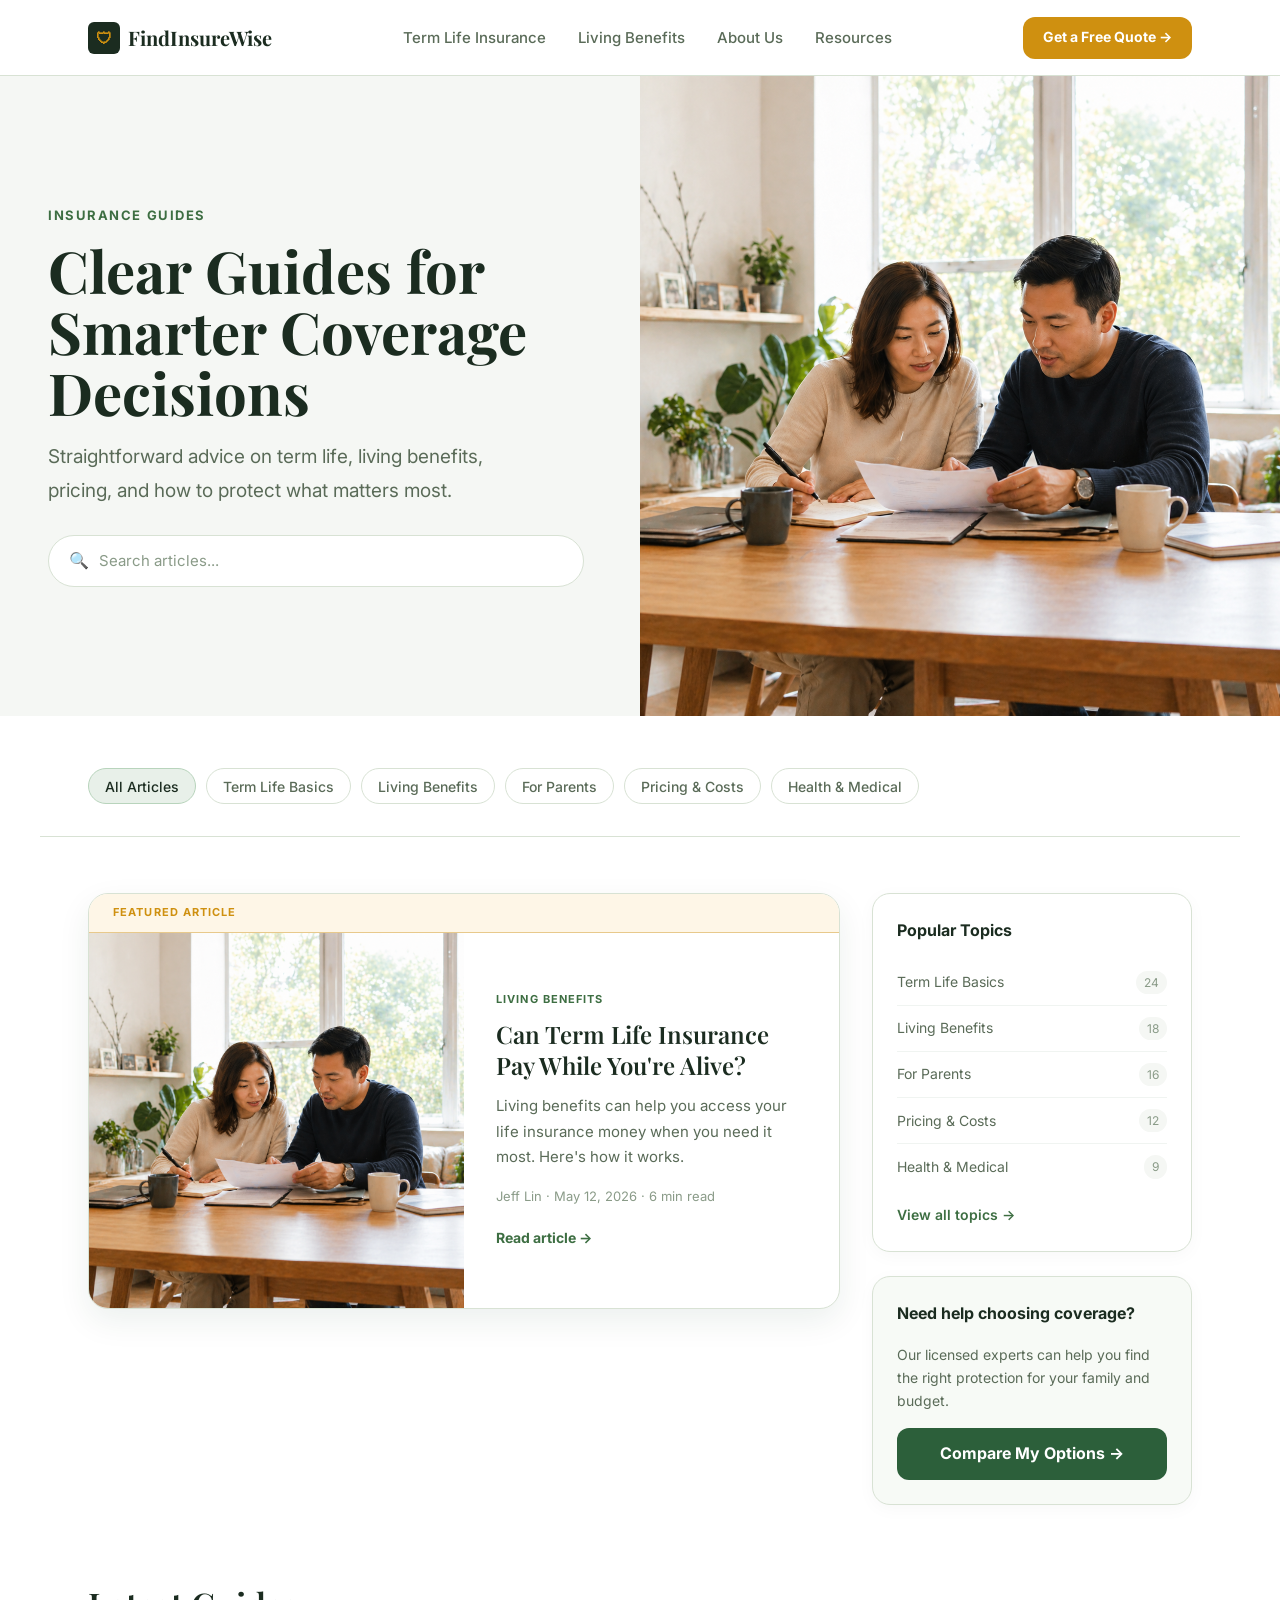
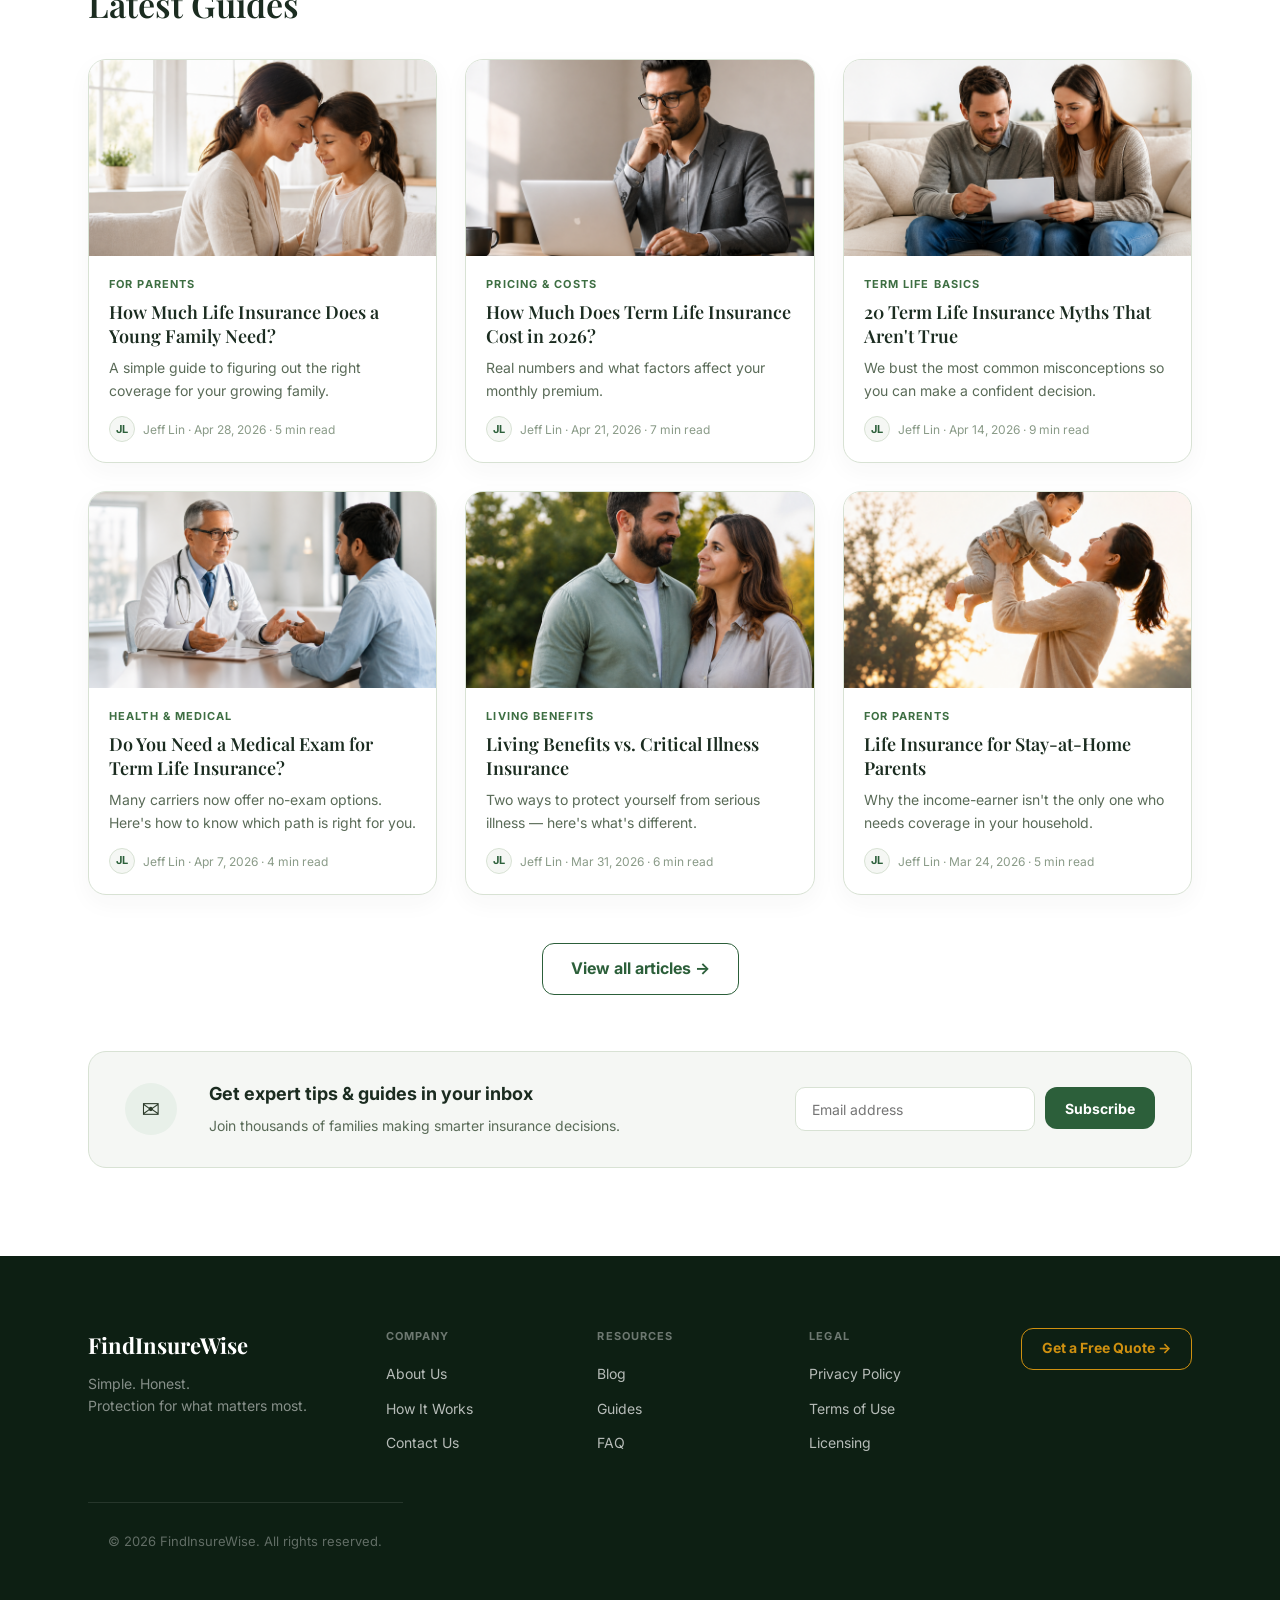
<file: pages/blog-landing.html>
<!DOCTYPE html>
<html lang="en">
<head>
  <meta charset="UTF-8" />
  <meta name="viewport" content="width=device-width, initial-scale=1.0" />
  <title>Insurance Guides — FindInsureWise</title>
  <link rel="stylesheet" href="shared.css" />
  <style>
    .blog-hero {
      display: grid;
      grid-template-columns: 1fr 1fr;
      min-height: 480px;
      background: var(--color-bg-section);
    }
    .blog-hero-left {
      padding: 80px 56px 80px 48px;
      display: flex;
      flex-direction: column;
      justify-content: center;
    }
    .blog-hero-left h1 { font-size: 58px; line-height: 1.05; margin-bottom: 18px; max-width: 480px; }
    .blog-hero-left .hero-body { font-size: 19px; line-height: 1.75; color: var(--color-text-2); max-width: 460px; margin-bottom: 28px; }
    .blog-hero-right { overflow: hidden; }
    .blog-hero-right img { width: 100%; height: 100%; object-fit: cover; }

    .filter-bar {
      max-width: var(--max-w);
      margin: 0 auto;
      padding: 32px 48px;
      border-bottom: 1px solid var(--color-border);
    }

    .blog-main {
      max-width: var(--max-w);
      margin: 0 auto;
      padding: 56px 48px;
    }

    /* Featured row */
    .featured-row {
      display: grid;
      grid-template-columns: 1fr 320px;
      gap: 32px;
      margin-bottom: 72px;
      align-items: start;
    }
    .featured-card {
      background: #fff;
      border: 1px solid var(--color-border);
      border-radius: 20px;
      overflow: hidden;
      box-shadow: var(--shadow-card);
    }
    .featured-label {
      font-size: 11px; font-weight: 700; letter-spacing: 0.1em;
      text-transform: uppercase; color: var(--color-gold);
      background: var(--color-gold-bg); border-bottom: 1px solid var(--color-gold-border);
      padding: 10px 24px;
    }
    .featured-inner { display: grid; grid-template-columns: 1fr 1fr; }
    .featured-img { width: 100%; height: 100%; min-height: 280px; object-fit: cover; background: var(--color-bg-section); }
    .featured-content { padding: 32px; display: flex; flex-direction: column; justify-content: center; }
    .featured-cat { font-size: 11px; font-weight: 700; letter-spacing: 0.1em; text-transform: uppercase; color: var(--color-eyebrow); margin-bottom: 10px; }
    .featured-title { font-family: var(--font-serif); font-size: 24px; font-weight: 600; color: var(--color-heading); line-height: 1.3; margin-bottom: 12px; }
    .featured-desc { font-size: 15px; color: var(--color-text-2); line-height: 1.7; margin-bottom: 16px; }
    .featured-meta { font-size: 13px; color: var(--color-text-3); margin-bottom: 20px; }
    .featured-link { font-size: 14px; font-weight: 700; color: var(--color-eyebrow); }
    .featured-link:hover { text-decoration: underline; }

    /* Popular topics sidebar */
    .topic-list { display: flex; flex-direction: column; }
    .topic-item {
      display: flex; justify-content: space-between; align-items: center;
      padding: 11px 0; border-bottom: 1px solid #f0f4f1;
      font-size: 14px; color: var(--color-text-2); cursor: pointer;
    }
    .topic-item:last-child { border-bottom: none; }
    .topic-item:hover { color: var(--color-heading); }
    .topic-count {
      font-size: 12px; color: var(--color-text-3);
      background: var(--color-bg-section);
      padding: 2px 8px; border-radius: 999px;
    }

    /* Article grid */
    .articles-header { display: flex; justify-content: space-between; align-items: center; margin-bottom: 28px; }
    .articles-title { font-family: var(--font-serif); font-size: 34px; font-weight: 600; color: var(--color-heading); }

    .view-all-wrap { text-align: center; margin-top: 48px; }

    .newsletter-section { max-width: var(--max-w); margin: 0 auto 88px; padding: 0 48px; }

  @media (max-width: 768px) {
    .blog-hero { grid-template-columns: 1fr; min-height: auto; }
    .blog-hero-right { display: none; }
    .blog-hero-left { padding: 48px 20px; }
    .blog-hero-left h1 { font-size: 36px; }
    .blog-hero-left .hero-body { font-size: 16px; }
    .filter-bar { padding: 20px; }
    .blog-main { padding: 28px 20px; }
    .featured-row { grid-template-columns: 1fr; }
    .featured-inner { grid-template-columns: 1fr; }
    .featured-img { min-height: 180px; }
    .sidebar { position: static; top: auto; }
    .newsletter-section { padding: 0 20px; margin-bottom: 56px; }
    .view-all-wrap .btn { width: 100%; }
  }
  </style>
</head>
<body>

<!-- ── Header ── -->
<header class="site-header">
  <div class="container">
    <a href="home.html" class="header-logo">
      <div class="logo-icon">🛡</div>
      FindInsureWise
    </a>
    <nav class="header-nav">
      <a href="buying-guides.html">Term Life Insurance</a>
      <a href="buying-guides.html">Living Benefits</a>
      <a href="#">About Us</a>
      <a href="blog-landing.html">Resources</a>
    </nav>
    <a href="home.html#quote" class="btn btn-gold btn-sm">Get a Free Quote →</a>
  </div>
</header>

<!-- ── Hero ── -->
<section class="blog-hero">
  <div class="blog-hero-left">
    <span class="eyebrow">Insurance Guides</span>
    <h1>Clear Guides for Smarter Coverage Decisions</h1>
    <p class="hero-body">Straightforward advice on term life, living benefits, pricing, and how to protect what matters most.</p>
    <div class="search-bar">
      <span class="search-icon">🔍</span>
      <input type="text" placeholder="Search articles..." />
    </div>
  </div>
  <div class="blog-hero-right">
    <img src="assets/blog-landing-hero.png" alt="Couple reviewing insurance options" />
  </div>
</section>

<!-- ── Filter Bar ── -->
<div class="filter-bar">
  <div class="pills">
    <button class="pill active">All Articles</button>
    <button class="pill">Term Life Basics</button>
    <button class="pill">Living Benefits</button>
    <button class="pill">For Parents</button>
    <button class="pill">Pricing &amp; Costs</button>
    <button class="pill">Health &amp; Medical</button>
  </div>
</div>

<!-- ── Main ── -->
<div class="blog-main">

  <!-- Featured Row -->
  <div class="featured-row">
    <!-- Featured Article Card -->
    <div class="featured-card">
      <div class="featured-label">Featured Article</div>
      <div class="featured-inner">
        <img class="featured-img" src="assets/hero.png" alt="Couple reviewing life insurance documents" />
        <div class="featured-content">
          <div class="featured-cat">Living Benefits</div>
          <div class="featured-title">Can Term Life Insurance Pay While You're Alive?</div>
          <div class="featured-desc">Living benefits can help you access your life insurance money when you need it most. Here's how it works.</div>
          <div class="featured-meta">Jeff Lin &middot; May 12, 2026 &middot; 6 min read</div>
          <a href="blog-post.html" class="featured-link">Read article →</a>
        </div>
      </div>
    </div>

    <!-- Sidebar -->
    <div class="sidebar" style="position: static; top: auto;">
      <!-- Popular Topics -->
      <div class="sidebar-card">
        <div class="sidebar-title">Popular Topics</div>
        <div class="topic-list">
          <div class="topic-item">Term Life Basics <span class="topic-count">24</span></div>
          <div class="topic-item">Living Benefits <span class="topic-count">18</span></div>
          <div class="topic-item">For Parents <span class="topic-count">16</span></div>
          <div class="topic-item">Pricing &amp; Costs <span class="topic-count">12</span></div>
          <div class="topic-item">Health &amp; Medical <span class="topic-count">9</span></div>
        </div>
        <a href="#" class="card-link" style="margin-top: 14px;">View all topics →</a>
      </div>

      <!-- Conversion CTA -->
      <div class="sidebar-card" style="background: #f7faf6;">
        <div class="sidebar-title">Need help choosing coverage?</div>
        <p style="font-size: 14px; color: var(--color-text-2); line-height: 1.65; margin-bottom: 16px;">Our licensed experts can help you find the right protection for your family and budget.</p>
        <a href="home.html#quote" class="btn btn-action" style="width: 100%;">Compare My Options →</a>
      </div>
    </div>
  </div>

  <!-- Latest Guides -->
  <div class="articles-header">
    <div class="articles-title">Latest Guides</div>
  </div>

  <div class="card-grid-3">
    <!-- Article 1 -->
    <a href="blog-post.html" class="article-card" style="display: block; color: inherit; text-decoration: none;">
      <img class="article-thumb" src="assets/card1.png" alt="Mother and daughter" />
      <div class="article-body">
        <span class="article-category">For Parents</span>
        <div class="article-title">How Much Life Insurance Does a Young Family Need?</div>
        <div class="article-desc">A simple guide to figuring out the right coverage for your growing family.</div>
        <div class="article-meta">
          <div class="article-meta-avatar">JL</div>
          Jeff Lin &middot; Apr 28, 2026 &middot; 5 min read
        </div>
      </div>
    </a>

    <!-- Article 2 -->
    <a href="blog-post.html" class="article-card" style="display: block; color: inherit; text-decoration: none;">
      <img class="article-thumb" src="assets/card2.png" alt="Man researching insurance costs" />
      <div class="article-body">
        <span class="article-category">Pricing &amp; Costs</span>
        <div class="article-title">How Much Does Term Life Insurance Cost in 2026?</div>
        <div class="article-desc">Real numbers and what factors affect your monthly premium.</div>
        <div class="article-meta">
          <div class="article-meta-avatar">JL</div>
          Jeff Lin &middot; Apr 21, 2026 &middot; 7 min read
        </div>
      </div>
    </a>

    <!-- Article 3 -->
    <a href="blog-post.html" class="article-card" style="display: block; color: inherit; text-decoration: none;">
      <img class="article-thumb" src="assets/card5.png" alt="Couple reviewing insurance documents" />
      <div class="article-body">
        <span class="article-category">Term Life Basics</span>
        <div class="article-title">20 Term Life Insurance Myths That Aren't True</div>
        <div class="article-desc">We bust the most common misconceptions so you can make a confident decision.</div>
        <div class="article-meta">
          <div class="article-meta-avatar">JL</div>
          Jeff Lin &middot; Apr 14, 2026 &middot; 9 min read
        </div>
      </div>
    </a>

    <!-- Article 4 -->
    <a href="blog-post.html" class="article-card" style="display: block; color: inherit; text-decoration: none;">
      <img class="article-thumb" src="assets/card4.png" alt="Doctor consulting with patient" />
      <div class="article-body">
        <span class="article-category">Health &amp; Medical</span>
        <div class="article-title">Do You Need a Medical Exam for Term Life Insurance?</div>
        <div class="article-desc">Many carriers now offer no-exam options. Here's how to know which path is right for you.</div>
        <div class="article-meta">
          <div class="article-meta-avatar">JL</div>
          Jeff Lin &middot; Apr 7, 2026 &middot; 4 min read
        </div>
      </div>
    </a>

    <!-- Article 5 -->
    <a href="blog-post.html" class="article-card" style="display: block; color: inherit; text-decoration: none;">
      <img class="article-thumb" src="assets/card3.png" alt="Couple outdoors" />
      <div class="article-body">
        <span class="article-category">Living Benefits</span>
        <div class="article-title">Living Benefits vs. Critical Illness Insurance</div>
        <div class="article-desc">Two ways to protect yourself from serious illness — here's what's different.</div>
        <div class="article-meta">
          <div class="article-meta-avatar">JL</div>
          Jeff Lin &middot; Mar 31, 2026 &middot; 6 min read
        </div>
      </div>
    </a>

    <!-- Article 6 -->
    <a href="blog-post.html" class="article-card" style="display: block; color: inherit; text-decoration: none;">
      <img class="article-thumb" src="assets/card6.png" alt="Mother with baby" />
      <div class="article-body">
        <span class="article-category">For Parents</span>
        <div class="article-title">Life Insurance for Stay-at-Home Parents</div>
        <div class="article-desc">Why the income-earner isn't the only one who needs coverage in your household.</div>
        <div class="article-meta">
          <div class="article-meta-avatar">JL</div>
          Jeff Lin &middot; Mar 24, 2026 &middot; 5 min read
        </div>
      </div>
    </a>
  </div>

  <!-- View All CTA -->
  <div class="view-all-wrap">
    <a href="#" class="btn btn-outline-green">View all articles →</a>
  </div>
</div>

<!-- ── Newsletter ── -->
<div class="newsletter-section">
  <div class="newsletter-band">
    <div class="newsletter-icon">✉️</div>
    <div class="newsletter-copy">
      <strong>Get expert tips &amp; guides in your inbox</strong>
      <span>Join thousands of families making smarter insurance decisions.</span>
    </div>
    <div class="newsletter-form">
      <input type="email" placeholder="Email address" />
      <button class="btn btn-action btn-sm">Subscribe</button>
    </div>
  </div>
</div>

<!-- ── Footer ── -->
<footer class="site-footer">
  <div class="container">
    <div>
      <div class="footer-brand-name">FindInsureWise</div>
      <p class="footer-tagline">Simple. Honest.<br />Protection for what matters most.</p>
    </div>
    <div>
      <div class="footer-col-title">Company</div>
      <div class="footer-links">
        <a href="#">About Us</a><a href="#">How It Works</a><a href="contact.html">Contact Us</a>
      </div>
    </div>
    <div>
      <div class="footer-col-title">Resources</div>
      <div class="footer-links">
        <a href="blog-landing.html">Blog</a><a href="buying-guides.html">Guides</a><a href="faq.html">FAQ</a>
      </div>
    </div>
    <div>
      <div class="footer-col-title">Legal</div>
      <div class="footer-links">
        <a href="#">Privacy Policy</a><a href="#">Terms of Use</a><a href="#">Licensing</a>
      </div>
    </div>
    <div><a href="home.html#quote" class="btn btn-outline-gold btn-sm">Get a Free Quote →</a></div>
  </div>
  <div class="container"><div class="footer-bottom">© 2026 FindInsureWise. All rights reserved.</div></div>
</footer>

</body>
</html>
</file>
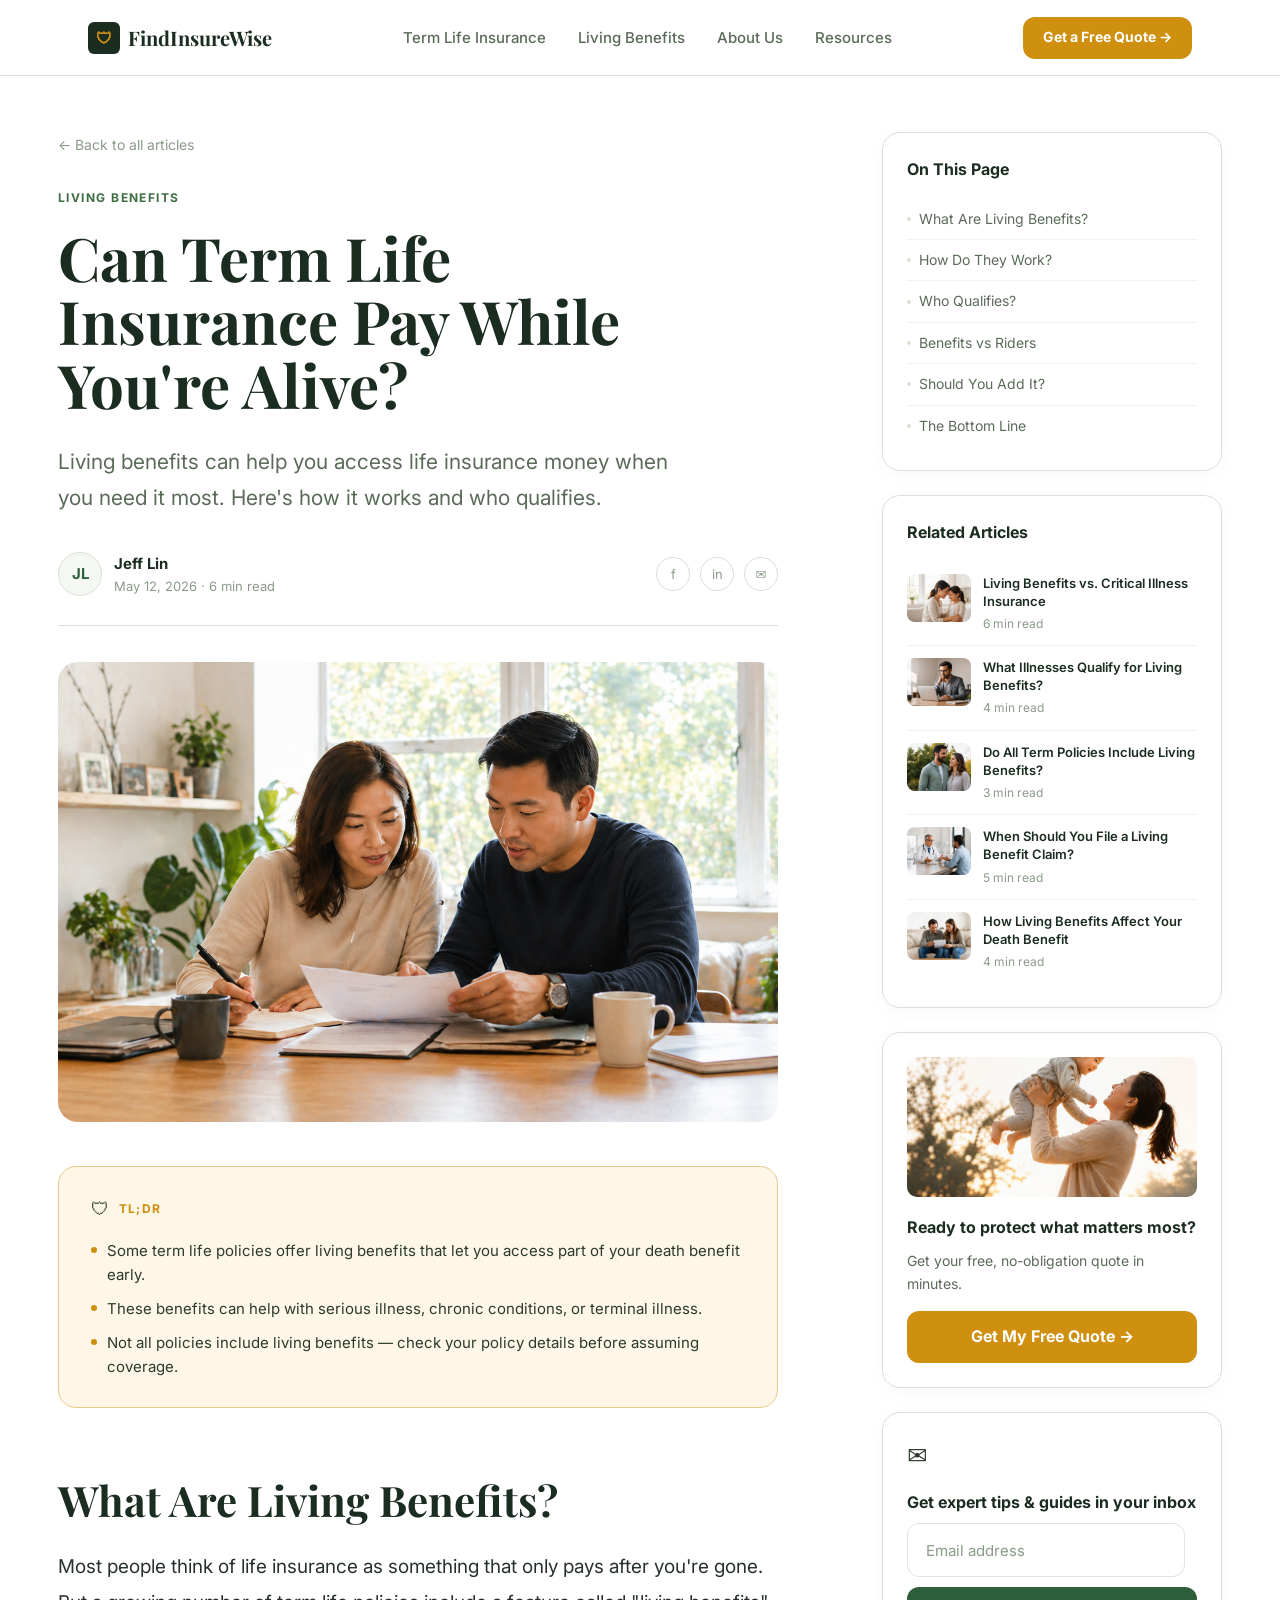
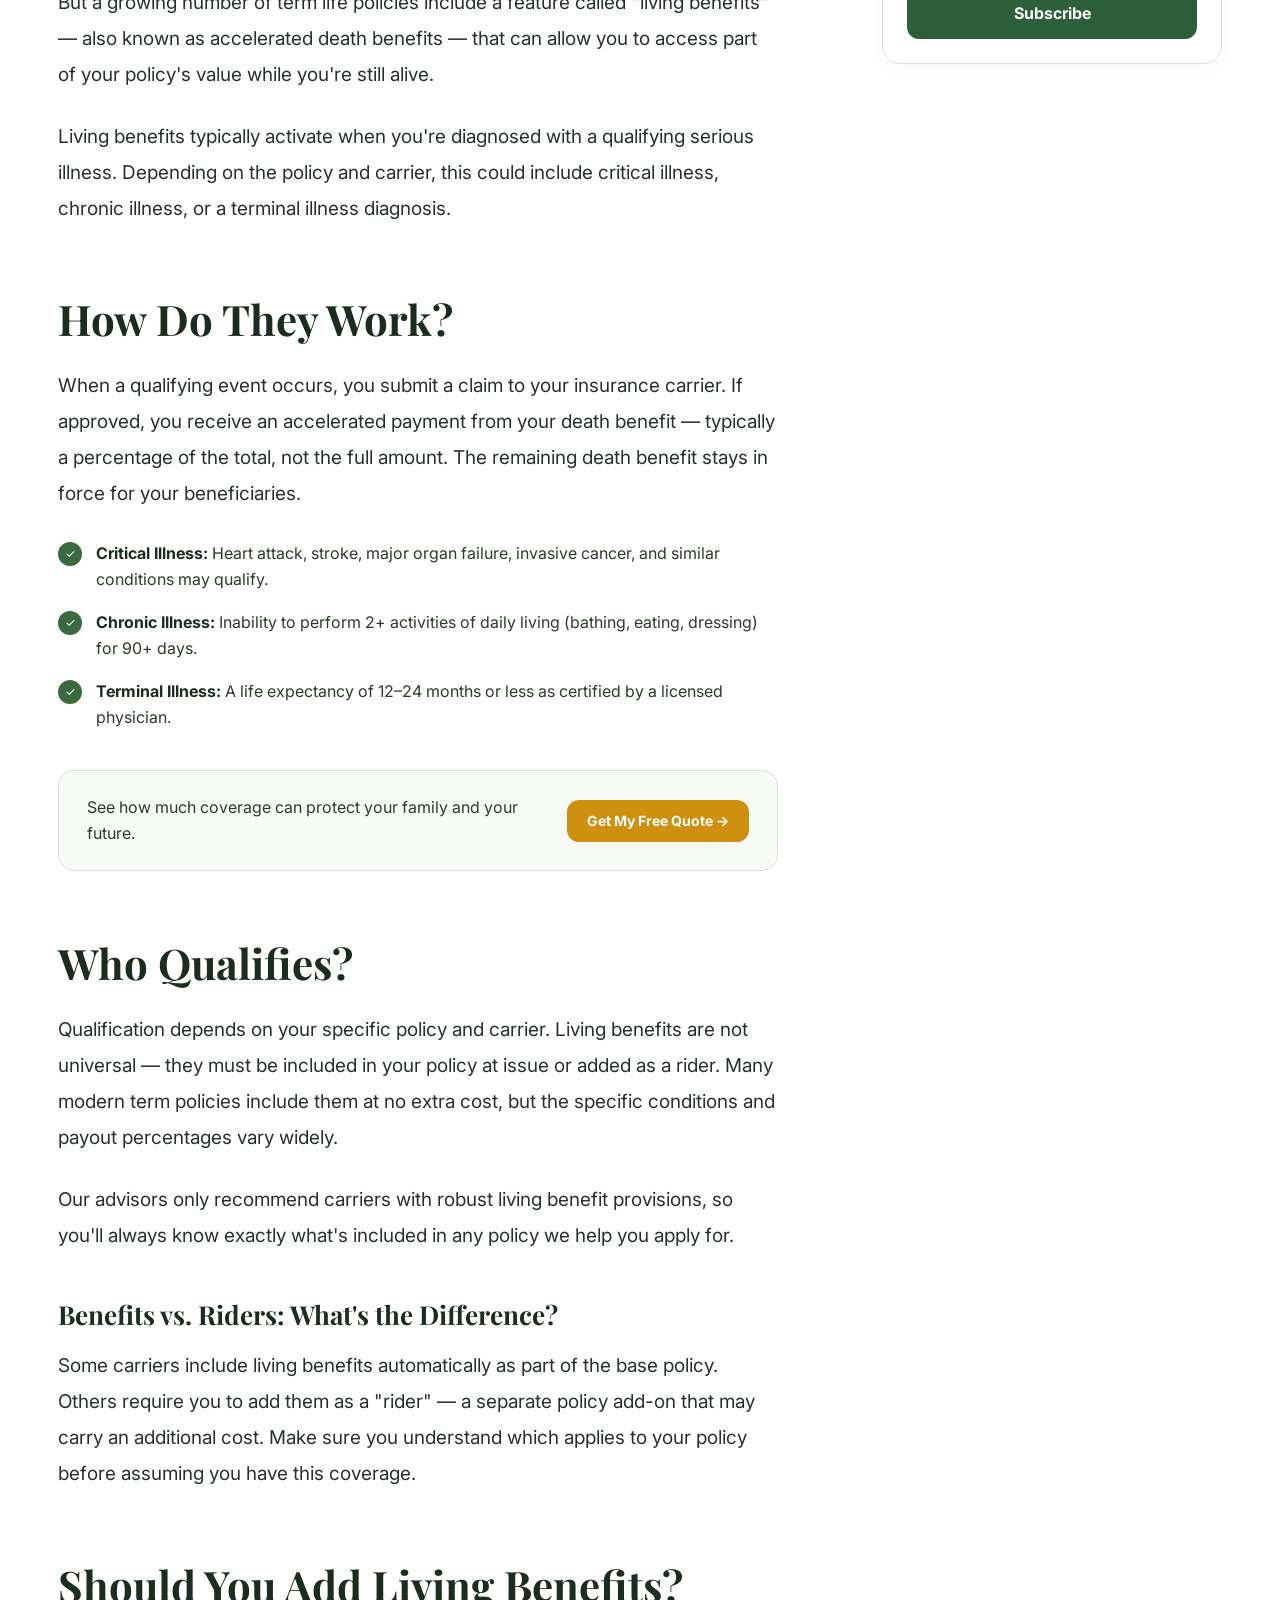
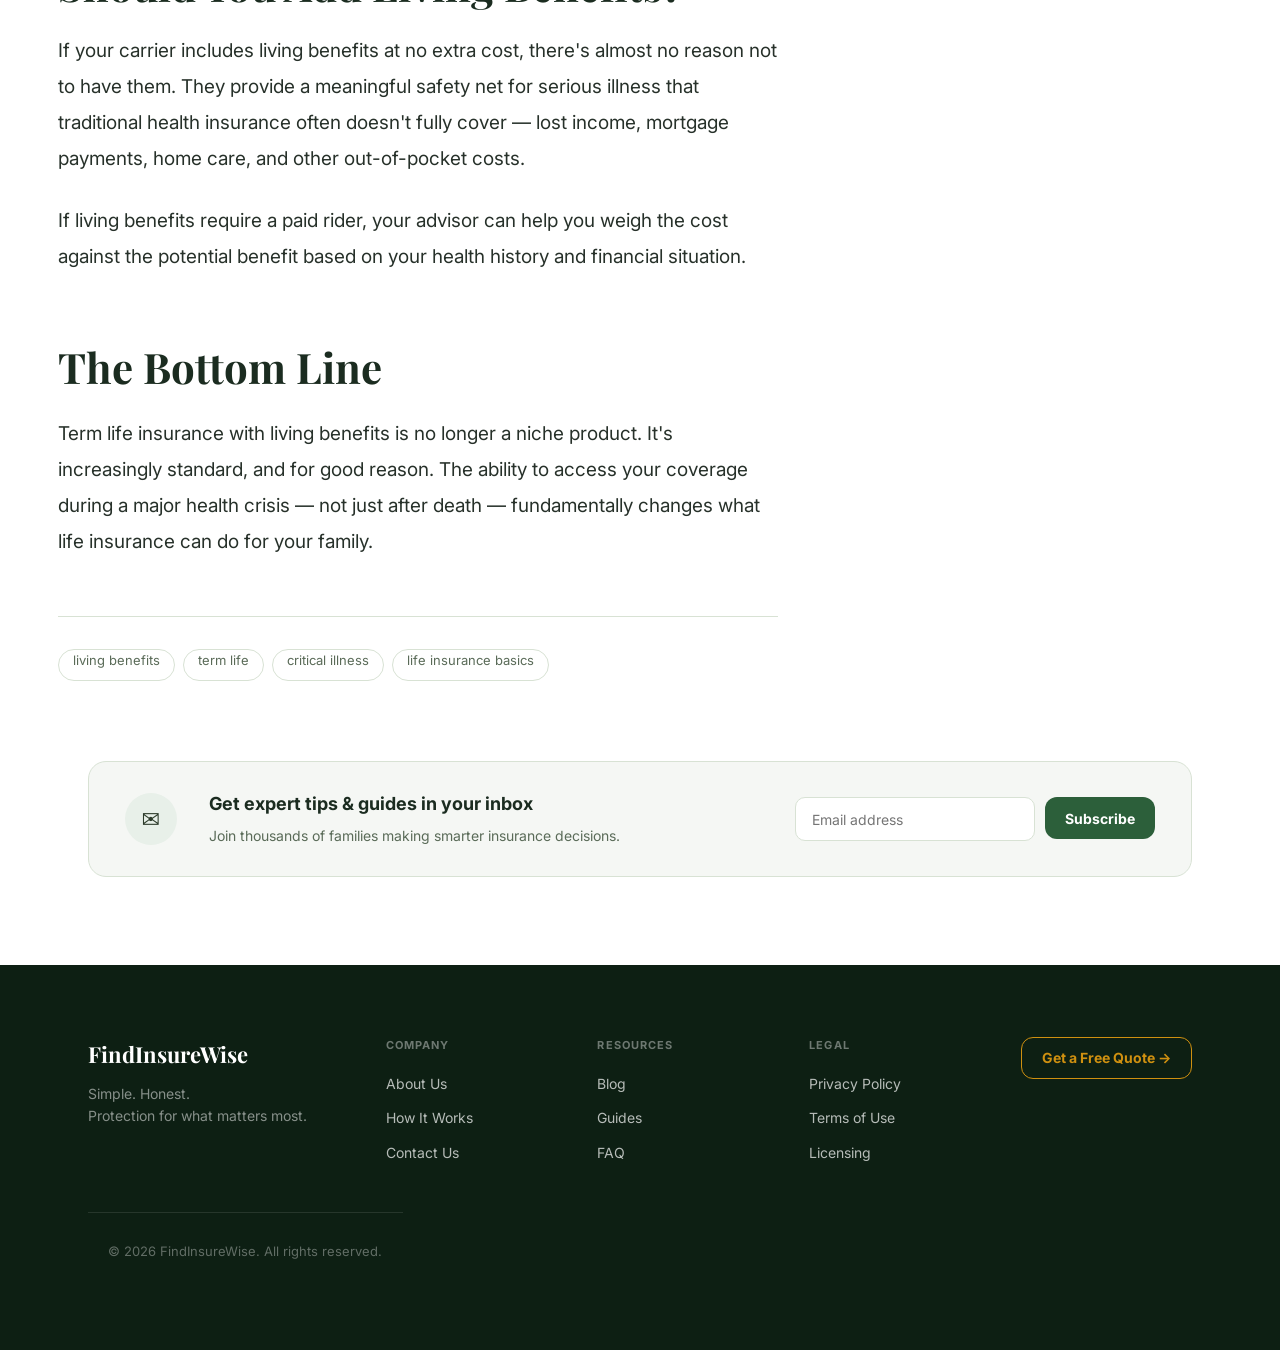
<file: pages/blog-post.html>
<!DOCTYPE html>
<html lang="en">
<head>
  <meta charset="UTF-8" />
  <meta name="viewport" content="width=device-width, initial-scale=1.0" />
  <title>Can Term Life Insurance Pay While You're Alive? — FindInsureWise</title>
  <link rel="stylesheet" href="shared.css" />
  <style>
    .post-layout {
      max-width: 1260px;
      margin: 0 auto;
      padding: 56px 48px 80px;
      display: grid;
      grid-template-columns: minmax(0, 1fr) 340px;
      gap: 64px;
      align-items: start;
    }
    .post-content { max-width: 720px; }

    .back-link { font-size: 14px; color: var(--color-text-3); display: inline-flex; align-items: center; gap: 6px; margin-bottom: 32px; }
    .back-link:hover { color: var(--color-heading); }

    .post-category { font-size: 12px; font-weight: 700; letter-spacing: 0.12em; text-transform: uppercase; color: var(--color-eyebrow); margin-bottom: 18px; display: block; }

    .post-h1 { font-size: 60px; line-height: 1.06; margin-bottom: 28px; max-width: 680px; }

    .post-subtitle { font-size: 21px; line-height: 1.7; color: var(--color-text-2); max-width: 640px; margin-bottom: 36px; }

    .author-row {
      display: flex; justify-content: space-between; align-items: center;
      padding-bottom: 28px; border-bottom: 1px solid var(--color-border); margin-bottom: 36px;
    }
    .author-info { display: flex; align-items: center; gap: 12px; }
    .author-avatar-lg {
      width: 44px; height: 44px; border-radius: 50%;
      background: var(--color-bg-section); border: 1px solid var(--color-border);
      display: flex; align-items: center; justify-content: center;
      font-weight: 700; font-size: 15px; color: var(--color-action);
    }
    .author-name-lg { font-size: 15px; font-weight: 700; color: var(--color-heading); }
    .author-meta-sub { font-size: 13px; color: var(--color-text-3); }
    .share-row { display: flex; gap: 10px; }
    .share-btn {
      width: 34px; height: 34px; border-radius: 50%;
      border: 1px solid var(--color-border);
      display: flex; align-items: center; justify-content: center;
      font-size: 13px; color: var(--color-text-3); cursor: pointer;
    }
    .share-btn:hover { border-color: var(--color-heading); color: var(--color-heading); }

    .post-hero-img {
      width: 100%; height: 460px;
      border-radius: 20px; object-fit: cover;
      background: var(--color-bg-section);
      margin-bottom: 44px;
    }

    /* Body text */
    .post-body p { font-size: 19px; line-height: 1.9; color: #27312a; margin-bottom: 26px; }
    .post-body h2 { font-size: 42px; line-height: 1.15; margin-top: 68px; margin-bottom: 24px; }
    .post-body h3 { font-size: 26px; line-height: 1.3; margin-top: 44px; margin-bottom: 16px; color: var(--color-heading); }

    /* Benefit list */
    .benefit-list { display: flex; flex-direction: column; gap: 16px; margin: 28px 0; }
    .benefit-item { display: flex; align-items: flex-start; gap: 14px; }
    .benefit-icon {
      width: 24px; height: 24px; border-radius: 50%;
      background: var(--color-accent); color: #fff;
      display: flex; align-items: center; justify-content: center;
      font-size: 12px; flex-shrink: 0; margin-top: 2px;
    }
    .benefit-text { font-size: 16px; color: var(--color-text-1); line-height: 1.65; }
    .benefit-text strong { color: var(--color-heading); }

    /* Tags */
    .tags { display: flex; flex-wrap: wrap; gap: 8px; margin-top: 56px; padding-top: 32px; border-top: 1px solid var(--color-border); }
    .tag {
      height: 32px; padding: 0 14px;
      border-radius: 999px; border: 1px solid var(--color-border);
      font-size: 13px; color: var(--color-text-2); cursor: pointer;
    }
    .tag:hover { background: var(--color-bg-section); color: var(--color-heading); }

    /* Sticky sidebar */
    .blog-sidebar {
      position: sticky;
      top: 96px;
      display: flex;
      flex-direction: column;
      gap: 24px;
    }

    .toc-list { display: flex; flex-direction: column; gap: 0; }
    .toc-item {
      padding: 9px 0;
      border-bottom: 1px solid #f0f4f1;
      font-size: 14px; color: var(--color-text-2); cursor: pointer;
      display: flex; align-items: center; gap: 8px;
    }
    .toc-item:last-child { border-bottom: none; }
    .toc-item:hover { color: var(--color-heading); }
    .toc-item::before { content: ''; display: block; width: 4px; height: 4px; border-radius: 50%; background: var(--color-border); flex-shrink: 0; }

    /* Related articles in sidebar */
    .related-article { display: flex; gap: 12px; padding: 12px 0; border-bottom: 1px solid #f0f4f1; }
    .related-article:last-child { border-bottom: none; }
    .related-thumb { width: 64px; height: 48px; border-radius: 8px; object-fit: cover; background: var(--color-bg-section); flex-shrink: 0; }
    .related-title { font-size: 13px; font-weight: 600; color: var(--color-heading); line-height: 1.4; }
    .related-meta  { font-size: 12px; color: var(--color-text-3); margin-top: 4px; }

    /* Sidebar quote CTA */
    .sidebar-cta-img { width: 100%; height: 140px; object-fit: cover; border-radius: 12px 12px 0 0; background: var(--color-bg-section); margin: -24px -24px 20px; width: calc(100% + 48px); border-radius: 10px 10px 0 0; }

    .newsletter-section { max-width: var(--max-w); margin: 0 auto 88px; padding: 0 48px; }

  @media (max-width: 768px) {
    .post-layout { grid-template-columns: 1fr; padding: 32px 20px 56px; gap: 0; }
    .post-h1 { font-size: 36px; }
    .post-subtitle { font-size: 17px; }
    .post-hero-img { height: 220px; border-radius: 14px; }
    .post-body p { font-size: 17px; }
    .post-body h2 { font-size: 28px; margin-top: 44px; }
    .post-body h3 { font-size: 21px; }
    .blog-sidebar { position: static; top: auto; margin-top: 48px; }
    .author-row { flex-direction: column; align-items: flex-start; gap: 16px; }
    .newsletter-section { padding: 0 20px; margin-bottom: 56px; }
  }
  </style>
</head>
<body>

<!-- ── Header ── -->
<header class="site-header">
  <div class="container">
    <a href="home.html" class="header-logo">
      <div class="logo-icon">🛡</div>
      FindInsureWise
    </a>
    <nav class="header-nav">
      <a href="buying-guides.html">Term Life Insurance</a>
      <a href="buying-guides.html">Living Benefits</a>
      <a href="#">About Us</a>
      <a href="blog-landing.html">Resources</a>
    </nav>
    <a href="home.html#quote" class="btn btn-gold btn-sm">Get a Free Quote →</a>
  </div>
</header>

<!-- ── Post Layout ── -->
<div class="post-layout">

  <!-- Left: Article -->
  <article class="post-content">

    <!-- Back link -->
    <a href="blog-landing.html" class="back-link">← Back to all articles</a>

    <!-- Category + Title -->
    <span class="post-category">Living Benefits</span>
    <h1 class="post-h1">Can Term Life Insurance Pay While You're Alive?</h1>
    <p class="post-subtitle">Living benefits can help you access life insurance money when you need it most. Here's how it works and who qualifies.</p>

    <!-- Author meta row -->
    <div class="author-row">
      <div class="author-info">
        <div class="author-avatar-lg">JL</div>
        <div>
          <div class="author-name-lg">Jeff Lin</div>
          <div class="author-meta-sub">May 12, 2026 &middot; 6 min read</div>
        </div>
      </div>
      <div class="share-row">
        <div class="share-btn">f</div>
        <div class="share-btn">in</div>
        <div class="share-btn">✉</div>
      </div>
    </div>

    <!-- Hero image -->
    <img class="post-hero-img" src="assets/hero.png" alt="Couple reviewing life insurance policy documents together" />

    <!-- TL;DR -->
    <div class="tldr-box">
      <div class="tldr-header">
        <span style="font-size: 18px;">🛡</span>
        <span class="tldr-label">TL;DR</span>
      </div>
      <div class="tldr-items">
        <div class="tldr-item"><div class="tldr-dot"></div>Some term life policies offer living benefits that let you access part of your death benefit early.</div>
        <div class="tldr-item"><div class="tldr-dot"></div>These benefits can help with serious illness, chronic conditions, or terminal illness.</div>
        <div class="tldr-item"><div class="tldr-dot"></div>Not all policies include living benefits — check your policy details before assuming coverage.</div>
      </div>
    </div>

    <!-- Body -->
    <div class="post-body">
      <h2 id="what-are-living-benefits">What Are Living Benefits?</h2>
      <p>Most people think of life insurance as something that only pays after you're gone. But a growing number of term life policies include a feature called "living benefits" — also known as accelerated death benefits — that can allow you to access part of your policy's value while you're still alive.</p>
      <p>Living benefits typically activate when you're diagnosed with a qualifying serious illness. Depending on the policy and carrier, this could include critical illness, chronic illness, or a terminal illness diagnosis.</p>

      <h2 id="how-do-they-work">How Do They Work?</h2>
      <p>When a qualifying event occurs, you submit a claim to your insurance carrier. If approved, you receive an accelerated payment from your death benefit — typically a percentage of the total, not the full amount. The remaining death benefit stays in force for your beneficiaries.</p>

      <div class="benefit-list">
        <div class="benefit-item">
          <div class="benefit-icon">✓</div>
          <div class="benefit-text"><strong>Critical Illness:</strong> Heart attack, stroke, major organ failure, invasive cancer, and similar conditions may qualify.</div>
        </div>
        <div class="benefit-item">
          <div class="benefit-icon">✓</div>
          <div class="benefit-text"><strong>Chronic Illness:</strong> Inability to perform 2+ activities of daily living (bathing, eating, dressing) for 90+ days.</div>
        </div>
        <div class="benefit-item">
          <div class="benefit-icon">✓</div>
          <div class="benefit-text"><strong>Terminal Illness:</strong> A life expectancy of 12–24 months or less as certified by a licensed physician.</div>
        </div>
      </div>

      <!-- Mid-article CTA -->
      <div class="mid-cta">
        <div class="mid-cta-text">See how much coverage can protect your family and your future.</div>
        <a href="home.html#quote" class="btn btn-gold btn-sm">Get My Free Quote →</a>
      </div>

      <h2 id="who-qualifies">Who Qualifies?</h2>
      <p>Qualification depends on your specific policy and carrier. Living benefits are not universal — they must be included in your policy at issue or added as a rider. Many modern term policies include them at no extra cost, but the specific conditions and payout percentages vary widely.</p>
      <p>Our advisors only recommend carriers with robust living benefit provisions, so you'll always know exactly what's included in any policy we help you apply for.</p>

      <h3 id="benefits-vs-riders">Benefits vs. Riders: What's the Difference?</h3>
      <p>Some carriers include living benefits automatically as part of the base policy. Others require you to add them as a "rider" — a separate policy add-on that may carry an additional cost. Make sure you understand which applies to your policy before assuming you have this coverage.</p>

      <h2 id="should-you-add">Should You Add Living Benefits?</h2>
      <p>If your carrier includes living benefits at no extra cost, there's almost no reason not to have them. They provide a meaningful safety net for serious illness that traditional health insurance often doesn't fully cover — lost income, mortgage payments, home care, and other out-of-pocket costs.</p>
      <p>If living benefits require a paid rider, your advisor can help you weigh the cost against the potential benefit based on your health history and financial situation.</p>

      <h2 id="the-bottom-line">The Bottom Line</h2>
      <p>Term life insurance with living benefits is no longer a niche product. It's increasingly standard, and for good reason. The ability to access your coverage during a major health crisis — not just after death — fundamentally changes what life insurance can do for your family.</p>
    </div>

    <!-- Tags -->
    <div class="tags">
      <div class="tag">living benefits</div>
      <div class="tag">term life</div>
      <div class="tag">critical illness</div>
      <div class="tag">life insurance basics</div>
    </div>

  </article>

  <!-- Right: Sidebar -->
  <aside class="blog-sidebar">

    <!-- On This Page -->
    <div class="sidebar-card">
      <div class="sidebar-title">On This Page</div>
      <div class="toc-list">
        <a href="#what-are-living-benefits" class="toc-item" style="text-decoration:none;">What Are Living Benefits?</a>
        <a href="#how-do-they-work" class="toc-item" style="text-decoration:none;">How Do They Work?</a>
        <a href="#who-qualifies" class="toc-item" style="text-decoration:none;">Who Qualifies?</a>
        <a href="#benefits-vs-riders" class="toc-item" style="text-decoration:none;">Benefits vs Riders</a>
        <a href="#should-you-add" class="toc-item" style="text-decoration:none;">Should You Add It?</a>
        <a href="#the-bottom-line" class="toc-item" style="text-decoration:none;">The Bottom Line</a>
      </div>
    </div>

    <!-- Related Articles -->
    <div class="sidebar-card">
      <div class="sidebar-title">Related Articles</div>
      <div>
        <div class="related-article">
          <img class="related-thumb" src="assets/card1.png" alt="Mother and daughter" />
          <div>
            <div class="related-title">Living Benefits vs. Critical Illness Insurance</div>
            <div class="related-meta">6 min read</div>
          </div>
        </div>
        <div class="related-article">
          <img class="related-thumb" src="assets/card2.png" alt="Man researching insurance options" />
          <div>
            <div class="related-title">What Illnesses Qualify for Living Benefits?</div>
            <div class="related-meta">4 min read</div>
          </div>
        </div>
        <div class="related-article">
          <img class="related-thumb" src="assets/card3.png" alt="Couple outdoors" />
          <div>
            <div class="related-title">Do All Term Policies Include Living Benefits?</div>
            <div class="related-meta">3 min read</div>
          </div>
        </div>
        <div class="related-article">
          <img class="related-thumb" src="assets/card4.png" alt="Doctor consulting with patient" />
          <div>
            <div class="related-title">When Should You File a Living Benefit Claim?</div>
            <div class="related-meta">5 min read</div>
          </div>
        </div>
        <div class="related-article">
          <img class="related-thumb" src="assets/card5.png" alt="Couple reviewing insurance documents" />
          <div>
            <div class="related-title">How Living Benefits Affect Your Death Benefit</div>
            <div class="related-meta">4 min read</div>
          </div>
        </div>
      </div>
    </div>

    <!-- Quote CTA -->
    <div class="sidebar-card">
      <img src="assets/card6.png" alt="Mother with baby at sunset" style="width: 100%; height: 140px; object-fit: cover; border-radius: 10px; margin-bottom: 18px; display: block;" />
      <div class="sidebar-title" style="margin-bottom: 8px;">Ready to protect what matters most?</div>
      <p style="font-size: 14px; color: var(--color-text-2); line-height: 1.65; margin-bottom: 16px;">Get your free, no-obligation quote in minutes.</p>
      <a href="home.html#quote" class="btn btn-gold" style="width: 100%;">Get My Free Quote →</a>
    </div>

    <!-- Email capture -->
    <div class="sidebar-card">
      <div style="font-size: 24px; margin-bottom: 14px;">✉️</div>
      <div class="sidebar-title" style="margin-bottom: 8px;">Get expert tips &amp; guides in your inbox</div>
      <input class="form-input" type="email" placeholder="Email address" style="margin-bottom: 10px;" />
      <button class="btn btn-action" style="width: 100%;">Subscribe</button>
    </div>

  </aside>
</div>

<!-- ── Newsletter ── -->
<div class="newsletter-section">
  <div class="newsletter-band">
    <div class="newsletter-icon">✉️</div>
    <div class="newsletter-copy">
      <strong>Get expert tips &amp; guides in your inbox</strong>
      <span>Join thousands of families making smarter insurance decisions.</span>
    </div>
    <div class="newsletter-form">
      <input type="email" placeholder="Email address" />
      <button class="btn btn-action btn-sm">Subscribe</button>
    </div>
  </div>
</div>

<!-- ── Footer ── -->
<footer class="site-footer">
  <div class="container">
    <div>
      <div class="footer-brand-name">FindInsureWise</div>
      <p class="footer-tagline">Simple. Honest.<br />Protection for what matters most.</p>
    </div>
    <div>
      <div class="footer-col-title">Company</div>
      <div class="footer-links">
        <a href="#">About Us</a><a href="#">How It Works</a><a href="contact.html">Contact Us</a>
      </div>
    </div>
    <div>
      <div class="footer-col-title">Resources</div>
      <div class="footer-links">
        <a href="blog-landing.html">Blog</a><a href="buying-guides.html">Guides</a><a href="faq.html">FAQ</a>
      </div>
    </div>
    <div>
      <div class="footer-col-title">Legal</div>
      <div class="footer-links">
        <a href="#">Privacy Policy</a><a href="#">Terms of Use</a><a href="#">Licensing</a>
      </div>
    </div>
    <div><a href="home.html#quote" class="btn btn-outline-gold btn-sm">Get a Free Quote →</a></div>
  </div>
  <div class="container"><div class="footer-bottom">© 2026 FindInsureWise. All rights reserved.</div></div>
</footer>

</body>
</html>
</file>
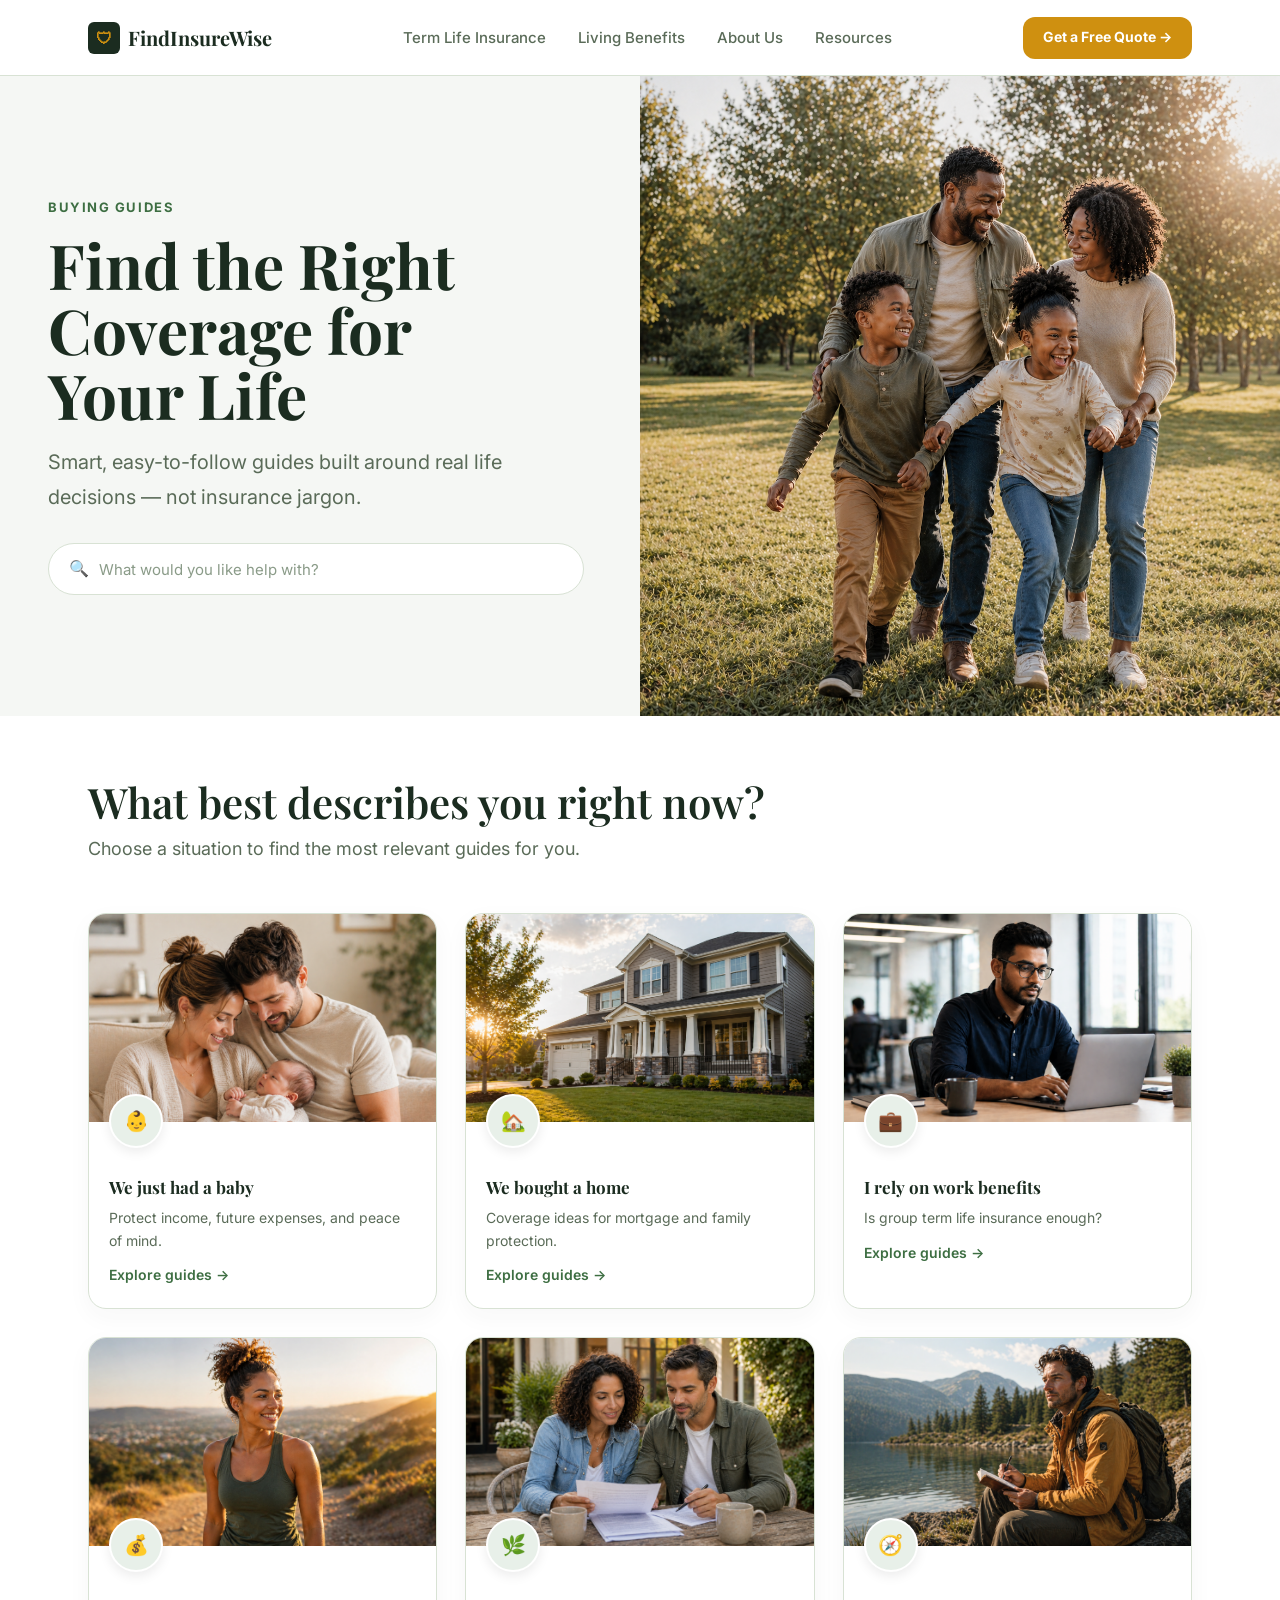
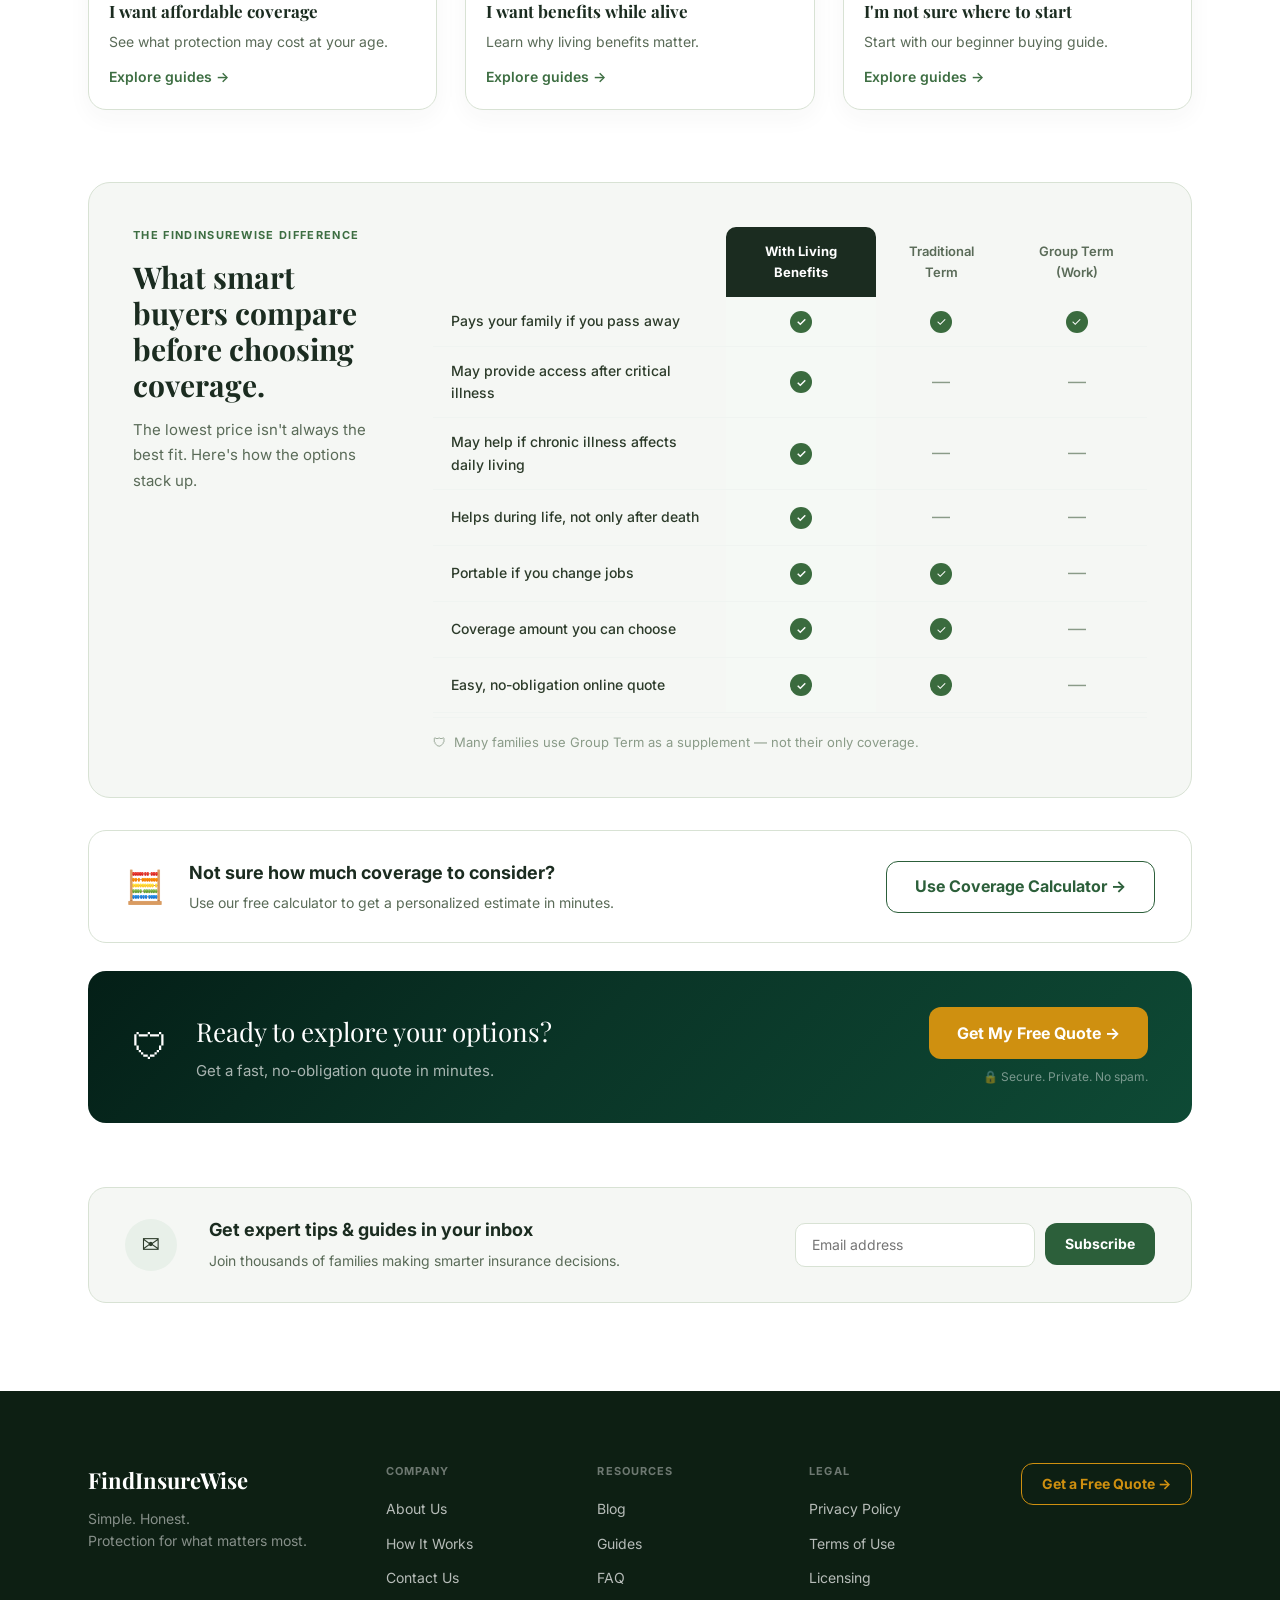
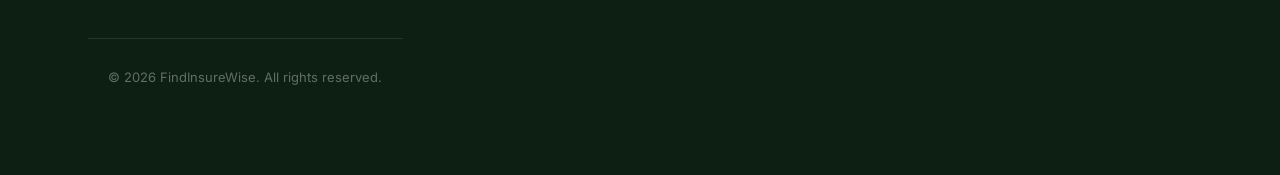
<file: pages/buying-guides.html>
<!DOCTYPE html>
<html lang="en">
<head>
  <meta charset="UTF-8" />
  <meta name="viewport" content="width=device-width, initial-scale=1.0" />
  <title>Buying Guides — FindInsureWise</title>
  <link rel="stylesheet" href="shared.css" />
  <style>
    .guides-hero {
      display: grid;
      grid-template-columns: 1fr 1fr;
      min-height: 520px;
      background: var(--color-bg-section);
    }
    .guides-hero-left {
      padding: 80px 56px 80px 48px;
      display: flex;
      flex-direction: column;
      justify-content: center;
    }
    .guides-hero-left h1 { font-size: 62px; line-height: 1.05; margin-bottom: 18px; max-width: 500px; }
    .guides-hero-left .hero-body { font-size: 20px; line-height: 1.75; color: var(--color-text-2); max-width: 460px; margin-bottom: 28px; }
    .guides-hero-right { overflow: hidden; }
    .guides-hero-right img { width: 100%; height: 100%; object-fit: cover; }

    /* Situation cards */
    .situation-section {
      max-width: var(--max-w);
      margin: 0 auto;
      padding: 64px 48px 72px;
    }
    .situation-section .section-title { margin-bottom: 8px; }

    /* Comparison section */
    .comparison-section {
      max-width: var(--max-w);
      margin: 0 auto 32px;
      padding: 0 48px;
    }
    .comparison-wrap {
      background: var(--color-bg-section);
      border: 1px solid var(--color-border);
      border-radius: 22px;
      padding: 44px;
      display: grid;
      grid-template-columns: 260px 1fr;
      gap: 40px;
      align-items: start;
    }
    .comparison-left-eyebrow { font-size: 11px; font-weight: 700; letter-spacing: 0.12em; text-transform: uppercase; color: var(--color-eyebrow); margin-bottom: 14px; }
    .comparison-left h2 { font-size: 30px; line-height: 1.2; margin-bottom: 14px; }
    .comparison-left p { font-size: 15px; color: var(--color-text-2); line-height: 1.7; }

    .comparison-footer-note {
      display: flex; align-items: center; gap: 8px;
      font-size: 13px; color: var(--color-text-3);
      padding-top: 14px; border-top: 1px solid #f0f4f1; margin-top: 4px;
    }

    /* Calculator strip */
    .calc-strip {
      max-width: var(--max-w);
      margin: 0 auto 28px;
      padding: 0 48px;
    }
    .calc-strip-inner {
      background: #fff;
      border: 1px solid var(--color-border);
      border-radius: 18px;
      padding: 28px 36px;
      display: grid;
      grid-template-columns: auto 1fr auto;
      gap: 24px;
      align-items: center;
    }
    .calc-icon { font-size: 32px; }
    .calc-headline { font-size: 18px; font-weight: 700; color: var(--color-heading); margin-bottom: 4px; }
    .calc-copy { font-size: 14px; color: var(--color-text-2); }

    /* Quote CTA band */
    .quote-band-wrap {
      max-width: var(--max-w);
      margin: 0 auto 64px;
      padding: 0 48px;
    }
    .quote-band-inner {
      background: linear-gradient(135deg, #041f17 0%, #0a3527 45%, #0e4a35 100%);
      border-radius: 18px;
      padding: 36px 44px;
      display: grid;
      grid-template-columns: auto 1fr auto;
      gap: 28px;
      align-items: center;
      color: #fff;
    }
    .quote-band-icon { font-size: 36px; }
    .quote-band-headline { font-family: var(--font-serif); font-size: 26px; color: #fff; margin-bottom: 6px; }
    .quote-band-copy { font-size: 15px; color: rgba(255,255,255,0.65); }
    .quote-band-right { display: flex; flex-direction: column; align-items: flex-end; gap: 8px; }
    .quote-band-trust { font-size: 12px; color: rgba(255,255,255,0.45); display: flex; align-items: center; gap: 5px; }

    .newsletter-section { max-width: var(--max-w); margin: 0 auto 88px; padding: 0 48px; }

  @media (max-width: 768px) {
    .guides-hero { grid-template-columns: 1fr; min-height: auto; }
    .guides-hero-right { display: none; }
    .guides-hero-left { padding: 48px 20px; }
    .guides-hero-left h1 { font-size: 36px; }
    .guides-hero-left .hero-body { font-size: 16px; }
    .situation-section { padding: 40px 20px 48px; }
    .comparison-section { padding: 0 20px; }
    .comparison-wrap { grid-template-columns: 1fr; padding: 24px 20px; gap: 24px; }
    .calc-strip { padding: 0 20px; }
    .calc-strip-inner { grid-template-columns: 1fr; gap: 16px; text-align: center; }
    .calc-strip-inner .btn { width: 100%; }
    .quote-band-wrap { padding: 0 20px; margin-bottom: 40px; }
    .quote-band-inner { grid-template-columns: 1fr; padding: 28px 24px; text-align: center; gap: 16px; }
    .quote-band-right { align-items: center; }
    .quote-band-right .btn { width: 100%; }
    .newsletter-section { padding: 0 20px; margin-bottom: 56px; }
  }
  </style>
</head>
<body>

<!-- ── Header ── -->
<header class="site-header">
  <div class="container">
    <a href="home.html" class="header-logo">
      <div class="logo-icon">🛡</div>
      FindInsureWise
    </a>
    <nav class="header-nav">
      <a href="buying-guides.html">Term Life Insurance</a>
      <a href="buying-guides.html">Living Benefits</a>
      <a href="#">About Us</a>
      <a href="blog-landing.html">Resources</a>
    </nav>
    <a href="home.html#quote" class="btn btn-gold btn-sm">Get a Free Quote →</a>
  </div>
</header>

<!-- ── Hero ── -->
<section class="guides-hero">
  <div class="guides-hero-left">
    <span class="eyebrow">Buying Guides</span>
    <h1>Find the Right Coverage for Your Life</h1>
    <p class="hero-body">Smart, easy-to-follow guides built around real life decisions — not insurance jargon.</p>
    <div class="search-bar">
      <span class="search-icon">🔍</span>
      <input type="text" placeholder="What would you like help with?" />
    </div>
  </div>
  <div class="guides-hero-right">
    <img src="assets/buying-guides-hero-1.png" alt="Family at golden hour" />
  </div>
</section>

<!-- ── Situation Cards ── -->
<section class="situation-section">
  <div class="section-header">
    <h2 class="section-title">What best describes you right now?</h2>
    <p class="section-sub">Choose a situation to find the most relevant guides for you.</p>
  </div>

  <div class="card-grid-3">
    <!-- Card 1 -->
    <div class="img-card">
      <img class="img-card-photo" src="assets/buying-guides-card-1.png" alt="Young parents with newborn" />
      <div class="img-card-body">
        <div class="img-card-icon">👶</div>
        <div class="img-card-title" style="margin-top: 32px;">We just had a baby</div>
        <div class="img-card-desc">Protect income, future expenses, and peace of mind.</div>
        <div class="img-card-arrow">Explore guides →</div>
      </div>
    </div>

    <!-- Card 2 -->
    <div class="img-card">
      <img class="img-card-photo" src="assets/buying-guides-card-2.png" alt="Family home" />
      <div class="img-card-body">
        <div class="img-card-icon">🏡</div>
        <div class="img-card-title" style="margin-top: 32px;">We bought a home</div>
        <div class="img-card-desc">Coverage ideas for mortgage and family protection.</div>
        <div class="img-card-arrow">Explore guides →</div>
      </div>
    </div>

    <!-- Card 3 -->
    <div class="img-card">
      <img class="img-card-photo" src="assets/buying-guides-card-3.png" alt="Professional at work" />
      <div class="img-card-body">
        <div class="img-card-icon">💼</div>
        <div class="img-card-title" style="margin-top: 32px;">I rely on work benefits</div>
        <div class="img-card-desc">Is group term life insurance enough?</div>
        <div class="img-card-arrow">Explore guides →</div>
      </div>
    </div>

    <!-- Card 4 -->
    <div class="img-card">
      <img class="img-card-photo" src="assets/buying-guides-card-4.png" alt="Young woman outdoors" />
      <div class="img-card-body">
        <div class="img-card-icon">💰</div>
        <div class="img-card-title" style="margin-top: 32px;">I want affordable coverage</div>
        <div class="img-card-desc">See what protection may cost at your age.</div>
        <div class="img-card-arrow">Explore guides →</div>
      </div>
    </div>

    <!-- Card 5 -->
    <div class="img-card">
      <img class="img-card-photo" src="assets/buying-guides-card-5.png" alt="Couple reviewing papers" />
      <div class="img-card-body">
        <div class="img-card-icon">🌿</div>
        <div class="img-card-title" style="margin-top: 32px;">I want benefits while alive</div>
        <div class="img-card-desc">Learn why living benefits matter.</div>
        <div class="img-card-arrow">Explore guides →</div>
      </div>
    </div>

    <!-- Card 6 -->
    <div class="img-card">
      <img class="img-card-photo" src="assets/buying-guides-card-6.png" alt="Thoughtful person outdoors" />
      <div class="img-card-body">
        <div class="img-card-icon">🧭</div>
        <div class="img-card-title" style="margin-top: 32px;">I'm not sure where to start</div>
        <div class="img-card-desc">Start with our beginner buying guide.</div>
        <div class="img-card-arrow">Explore guides →</div>
      </div>
    </div>
  </div>
</section>

<!-- ── Comparison Section ── -->
<div class="comparison-section">
  <div class="comparison-wrap">
    <div class="comparison-left">
      <div class="comparison-left-eyebrow">The FindInsureWise Difference</div>
      <h2>What smart buyers compare before choosing coverage.</h2>
      <p>The lowest price isn't always the best fit. Here's how the options stack up.</p>
    </div>
    <div>
      <table class="comparison-table">
        <thead>
          <tr>
            <th style="text-align: left; font-size: 13px; color: var(--color-text-2); font-weight: 400; padding-bottom: 16px;"></th>
            <th class="col-highlight">With Living Benefits</th>
            <th style="font-size: 13px; color: var(--color-text-2); font-weight: 600; padding: 14px 18px; text-align: center;">Traditional Term</th>
            <th style="font-size: 13px; color: var(--color-text-2); font-weight: 600; padding: 14px 18px; text-align: center;">Group Term (Work)</th>
          </tr>
        </thead>
        <tbody>
          <tr>
            <td>Pays your family if you pass away</td>
            <td class="col-highlight"><span class="check-icon">✓</span></td>
            <td class="col-other"><span class="check-icon">✓</span></td>
            <td class="col-other"><span class="check-icon">✓</span></td>
          </tr>
          <tr>
            <td>May provide access after critical illness</td>
            <td class="col-highlight"><span class="check-icon">✓</span></td>
            <td class="col-other"><span class="dash">—</span></td>
            <td class="col-other"><span class="dash">—</span></td>
          </tr>
          <tr>
            <td>May help if chronic illness affects daily living</td>
            <td class="col-highlight"><span class="check-icon">✓</span></td>
            <td class="col-other"><span class="dash">—</span></td>
            <td class="col-other"><span class="dash">—</span></td>
          </tr>
          <tr>
            <td>Helps during life, not only after death</td>
            <td class="col-highlight"><span class="check-icon">✓</span></td>
            <td class="col-other"><span class="dash">—</span></td>
            <td class="col-other"><span class="dash">—</span></td>
          </tr>
          <tr>
            <td>Portable if you change jobs</td>
            <td class="col-highlight"><span class="check-icon">✓</span></td>
            <td class="col-other"><span class="check-icon">✓</span></td>
            <td class="col-other"><span class="dash">—</span></td>
          </tr>
          <tr>
            <td>Coverage amount you can choose</td>
            <td class="col-highlight"><span class="check-icon">✓</span></td>
            <td class="col-other"><span class="check-icon">✓</span></td>
            <td class="col-other"><span class="dash">—</span></td>
          </tr>
          <tr>
            <td>Easy, no-obligation online quote</td>
            <td class="col-highlight"><span class="check-icon">✓</span></td>
            <td class="col-other"><span class="check-icon">✓</span></td>
            <td class="col-other"><span class="dash">—</span></td>
          </tr>
        </tbody>
      </table>
      <div class="comparison-footer-note">
        <span>🛡</span>
        Many families use Group Term as a supplement — not their only coverage.
      </div>
    </div>
  </div>
</div>

<!-- ── Calculator Strip ── -->
<div class="calc-strip">
  <div class="calc-strip-inner">
    <div class="calc-icon">🧮</div>
    <div>
      <div class="calc-headline">Not sure how much coverage to consider?</div>
      <div class="calc-copy">Use our free calculator to get a personalized estimate in minutes.</div>
    </div>
    <a href="home.html#quote" class="btn btn-outline-green">Use Coverage Calculator →</a>
  </div>
</div>

<!-- ── Quote CTA Band ── -->
<div class="quote-band-wrap">
  <div class="quote-band-inner">
    <div class="quote-band-icon">🛡</div>
    <div>
      <div class="quote-band-headline">Ready to explore your options?</div>
      <div class="quote-band-copy">Get a fast, no-obligation quote in minutes.</div>
    </div>
    <div class="quote-band-right">
      <a href="home.html#quote" class="btn btn-gold">Get My Free Quote →</a>
      <div class="quote-band-trust">🔒 Secure. Private. No spam.</div>
    </div>
  </div>
</div>

<!-- ── Newsletter ── -->
<div class="newsletter-section">
  <div class="newsletter-band">
    <div class="newsletter-icon">✉️</div>
    <div class="newsletter-copy">
      <strong>Get expert tips &amp; guides in your inbox</strong>
      <span>Join thousands of families making smarter insurance decisions.</span>
    </div>
    <div class="newsletter-form">
      <input type="email" placeholder="Email address" />
      <button class="btn btn-action btn-sm">Subscribe</button>
    </div>
  </div>
</div>

<!-- ── Footer ── -->
<footer class="site-footer">
  <div class="container">
    <div>
      <div class="footer-brand-name">FindInsureWise</div>
      <p class="footer-tagline">Simple. Honest.<br />Protection for what matters most.</p>
    </div>
    <div>
      <div class="footer-col-title">Company</div>
      <div class="footer-links">
        <a href="#">About Us</a><a href="#">How It Works</a><a href="contact.html">Contact Us</a>
      </div>
    </div>
    <div>
      <div class="footer-col-title">Resources</div>
      <div class="footer-links">
        <a href="blog-landing.html">Blog</a><a href="buying-guides.html">Guides</a><a href="faq.html">FAQ</a>
      </div>
    </div>
    <div>
      <div class="footer-col-title">Legal</div>
      <div class="footer-links">
        <a href="#">Privacy Policy</a><a href="#">Terms of Use</a><a href="#">Licensing</a>
      </div>
    </div>
    <div><a href="home.html#quote" class="btn btn-outline-gold btn-sm">Get a Free Quote →</a></div>
  </div>
  <div class="container"><div class="footer-bottom">© 2026 FindInsureWise. All rights reserved.</div></div>
</footer>

</body>
</html>
</file>
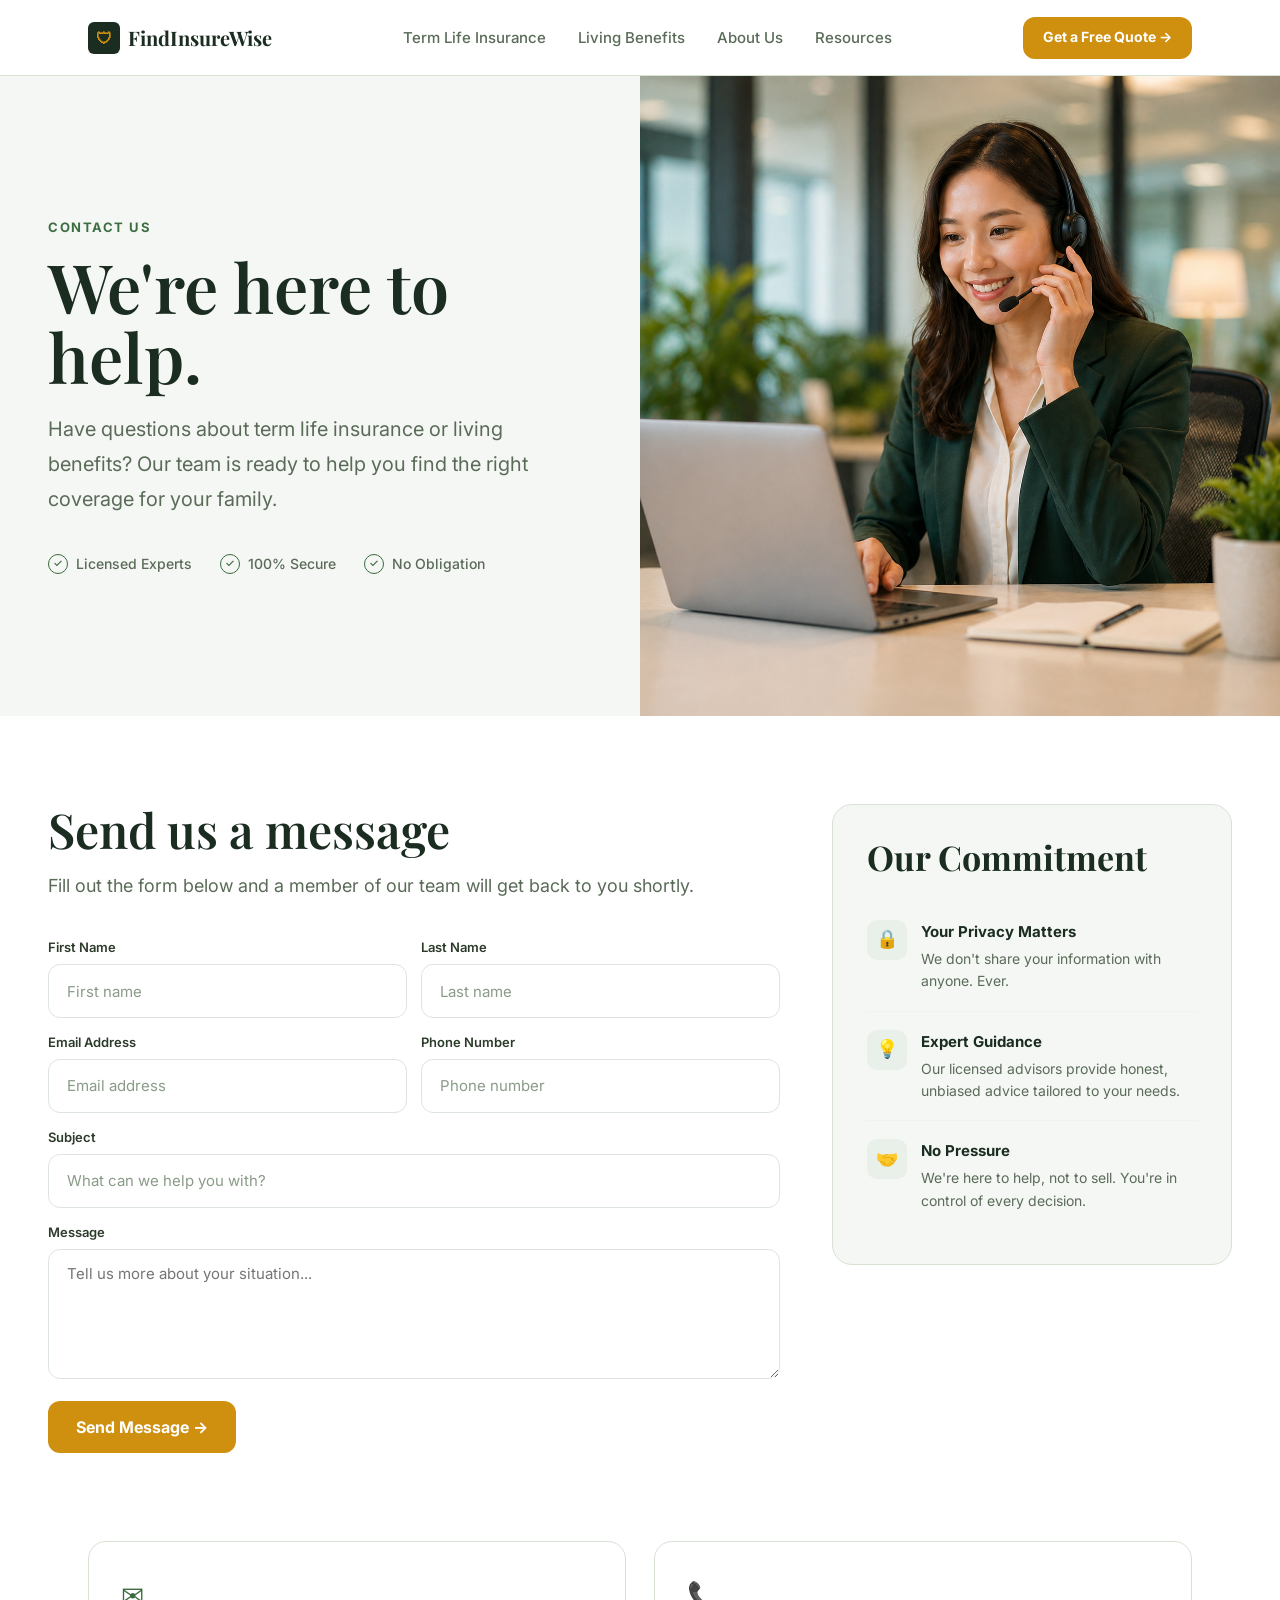
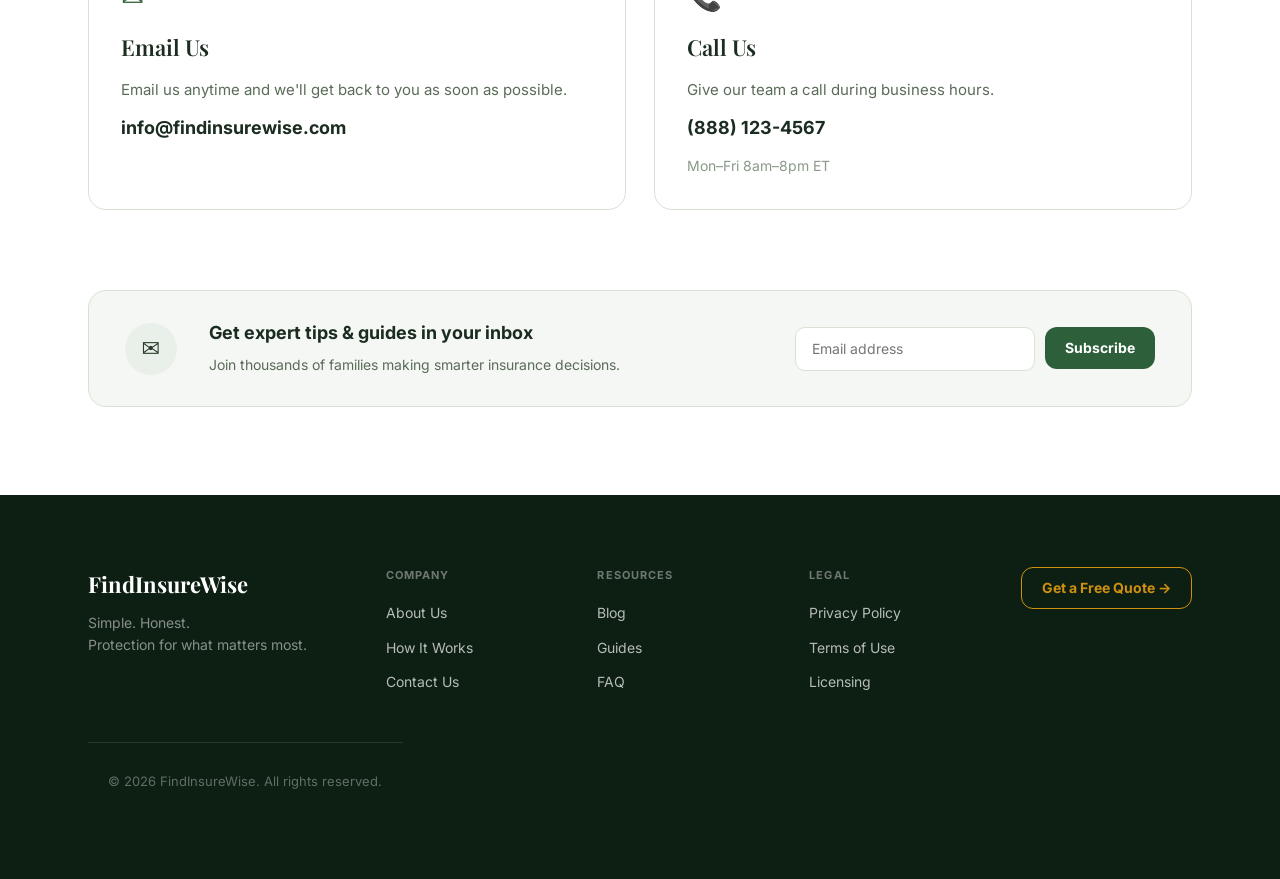
<file: pages/contact.html>
<!DOCTYPE html>
<html lang="en">
<head>
  <meta charset="UTF-8" />
  <meta name="viewport" content="width=device-width, initial-scale=1.0" />
  <title>Contact Us — FindInsureWise</title>
  <link rel="stylesheet" href="shared.css" />
  <style>
    .contact-hero {
      display: grid;
      grid-template-columns: 1fr 1fr;
      min-height: 560px;
      background: var(--color-bg-section);
    }
    .contact-hero-left {
      padding: 80px 56px 80px 48px;
      display: flex;
      flex-direction: column;
      justify-content: center;
    }
    .contact-hero-left h1 {
      font-size: 68px;
      font-weight: 600;
      line-height: 1.02;
      margin-bottom: 22px;
      max-width: 440px;
    }
    .contact-hero-left .hero-body {
      font-size: 20px;
      line-height: 1.75;
      color: var(--color-text-2);
      max-width: 480px;
      margin-bottom: 36px;
    }
    .contact-hero-right { overflow: hidden; }
    .contact-hero-right img { width: 100%; height: 100%; object-fit: cover; object-position: center top; }

    .form-section {
      padding: 88px 48px;
    }
    .form-section-inner {
      max-width: var(--max-w);
      margin: 0 auto;
      display: grid;
      grid-template-columns: 1fr 400px;
      gap: 52px;
      align-items: start;
    }
    .form-heading { font-size: 48px; font-weight: 600; margin-bottom: 14px; }
    .form-intro { font-size: 18px; line-height: 1.75; color: var(--color-text-2); margin-bottom: 36px; }

    .commitment-card {
      background: var(--color-bg-section);
      border: 1px solid var(--color-border);
      border-radius: 20px;
      padding: 34px;
    }
    .commitment-card h2 { font-size: 34px; margin-bottom: 26px; }

    .direct-cards {
      max-width: var(--max-w);
      margin: 0 auto;
      padding: 0 48px 80px;
      display: grid;
      grid-template-columns: 1fr 1fr;
      gap: 28px;
    }

    .newsletter-section {
      max-width: var(--max-w);
      margin: 0 auto 88px;
      padding: 0 48px;
    }

  @media (max-width: 768px) {
    .contact-hero { grid-template-columns: 1fr; min-height: auto; }
    .contact-hero-right { display: none; }
    .contact-hero-left { padding: 52px 20px 44px; }
    .contact-hero-left h1 { font-size: 40px; }
    .contact-hero-left .hero-body { font-size: 16px; }
    .form-section { padding: 44px 20px; }
    .form-section-inner { grid-template-columns: 1fr; gap: 32px; }
    .commitment-card h2 { font-size: 26px; }
    .direct-cards { grid-template-columns: 1fr; padding: 0 20px 48px; }
    .newsletter-section { padding: 0 20px; margin-bottom: 56px; }
    .form-section .btn { width: 100%; }
  }
  </style>
</head>
<body>

<!-- ── Header ── -->
<header class="site-header">
  <div class="container">
    <a href="home.html" class="header-logo">
      <div class="logo-icon">🛡</div>
      FindInsureWise
    </a>
    <nav class="header-nav">
      <a href="buying-guides.html">Term Life Insurance</a>
      <a href="buying-guides.html">Living Benefits</a>
      <a href="#">About Us</a>
      <a href="blog-landing.html">Resources</a>
    </nav>
    <a href="home.html#quote" class="btn btn-gold btn-sm">Get a Free Quote →</a>
  </div>
</header>

<!-- ── Hero ── -->
<section class="contact-hero">
  <div class="contact-hero-left">
    <span class="eyebrow">Contact Us</span>
    <h1>We're here to help.</h1>
    <p class="hero-body">Have questions about term life insurance or living benefits? Our team is ready to help you find the right coverage for your family.</p>
    <div class="trust-row">
      <div class="trust-item"><div class="trust-check">✓</div> Licensed Experts</div>
      <div class="trust-item"><div class="trust-check">✓</div> 100% Secure</div>
      <div class="trust-item"><div class="trust-check">✓</div> No Obligation</div>
    </div>
  </div>
  <div class="contact-hero-right">
    <img src="assets/contact-hero-1.png" alt="Licensed insurance advisor" />
  </div>
</section>

<!-- ── Form + Commitment ── -->
<section class="form-section">
  <div class="form-section-inner">
    <div>
      <h2 class="form-heading">Send us a message</h2>
      <p class="form-intro">Fill out the form below and a member of our team will get back to you shortly.</p>
      <form>
        <div class="form-grid" style="margin-bottom: 14px;">
          <div class="form-field">
            <label>First Name</label>
            <input class="form-input" type="text" placeholder="First name" />
          </div>
          <div class="form-field">
            <label>Last Name</label>
            <input class="form-input" type="text" placeholder="Last name" />
          </div>
          <div class="form-field">
            <label>Email Address</label>
            <input class="form-input" type="email" placeholder="Email address" />
          </div>
          <div class="form-field">
            <label>Phone Number</label>
            <input class="form-input" type="tel" placeholder="Phone number" />
          </div>
          <div class="form-field full">
            <label>Subject</label>
            <input class="form-input" type="text" placeholder="What can we help you with?" />
          </div>
          <div class="form-field full">
            <label>Message</label>
            <textarea class="form-textarea" placeholder="Tell us more about your situation..."></textarea>
          </div>
        </div>
        <button type="submit" class="btn btn-gold" style="margin-top: 8px;">Send Message →</button>
      </form>
    </div>
    <div class="commitment-card">
      <h2>Our Commitment</h2>
      <div class="commitment-item">
        <div class="commitment-icon">🔒</div>
        <div>
          <div class="commitment-title">Your Privacy Matters</div>
          <div class="commitment-body">We don't share your information with anyone. Ever.</div>
        </div>
      </div>
      <div class="commitment-item">
        <div class="commitment-icon">💡</div>
        <div>
          <div class="commitment-title">Expert Guidance</div>
          <div class="commitment-body">Our licensed advisors provide honest, unbiased advice tailored to your needs.</div>
        </div>
      </div>
      <div class="commitment-item">
        <div class="commitment-icon">🤝</div>
        <div>
          <div class="commitment-title">No Pressure</div>
          <div class="commitment-body">We're here to help, not to sell. You're in control of every decision.</div>
        </div>
      </div>
    </div>
  </div>
</section>

<!-- ── Direct Contact Cards ── -->
<div class="direct-cards">
  <div class="contact-card">
    <div class="contact-card-icon">✉️</div>
    <div class="contact-card-title">Email Us</div>
    <div class="contact-card-desc">Email us anytime and we'll get back to you as soon as possible.</div>
    <div class="contact-card-value">info@findinsurewise.com</div>
  </div>
  <div class="contact-card">
    <div class="contact-card-icon">📞</div>
    <div class="contact-card-title">Call Us</div>
    <div class="contact-card-desc">Give our team a call during business hours.</div>
    <div class="contact-card-value">(888) 123-4567</div>
    <div class="contact-card-hours">Mon–Fri 8am–8pm ET</div>
  </div>
</div>

<!-- ── Newsletter ── -->
<div class="newsletter-section">
  <div class="newsletter-band">
    <div class="newsletter-icon">✉️</div>
    <div class="newsletter-copy">
      <strong>Get expert tips &amp; guides in your inbox</strong>
      <span>Join thousands of families making smarter insurance decisions.</span>
    </div>
    <div class="newsletter-form">
      <input type="email" placeholder="Email address" />
      <button class="btn btn-action btn-sm">Subscribe</button>
    </div>
  </div>
</div>

<!-- ── Footer ── -->
<footer class="site-footer">
  <div class="container">
    <div>
      <div class="footer-brand-name">FindInsureWise</div>
      <p class="footer-tagline">Simple. Honest.<br />Protection for what matters most.</p>
    </div>
    <div>
      <div class="footer-col-title">Company</div>
      <div class="footer-links">
        <a href="#">About Us</a>
        <a href="#">How It Works</a>
        <a href="contact.html">Contact Us</a>
      </div>
    </div>
    <div>
      <div class="footer-col-title">Resources</div>
      <div class="footer-links">
        <a href="blog-landing.html">Blog</a>
        <a href="buying-guides.html">Guides</a>
        <a href="faq.html">FAQ</a>
      </div>
    </div>
    <div>
      <div class="footer-col-title">Legal</div>
      <div class="footer-links">
        <a href="#">Privacy Policy</a>
        <a href="#">Terms of Use</a>
        <a href="#">Licensing</a>
      </div>
    </div>
    <div>
      <a href="home.html#quote" class="btn btn-outline-gold btn-sm">Get a Free Quote →</a>
    </div>
  </div>
  <div class="container">
    <div class="footer-bottom">© 2026 FindInsureWise. All rights reserved.</div>
  </div>
</footer>

</body>
</html>
</file>
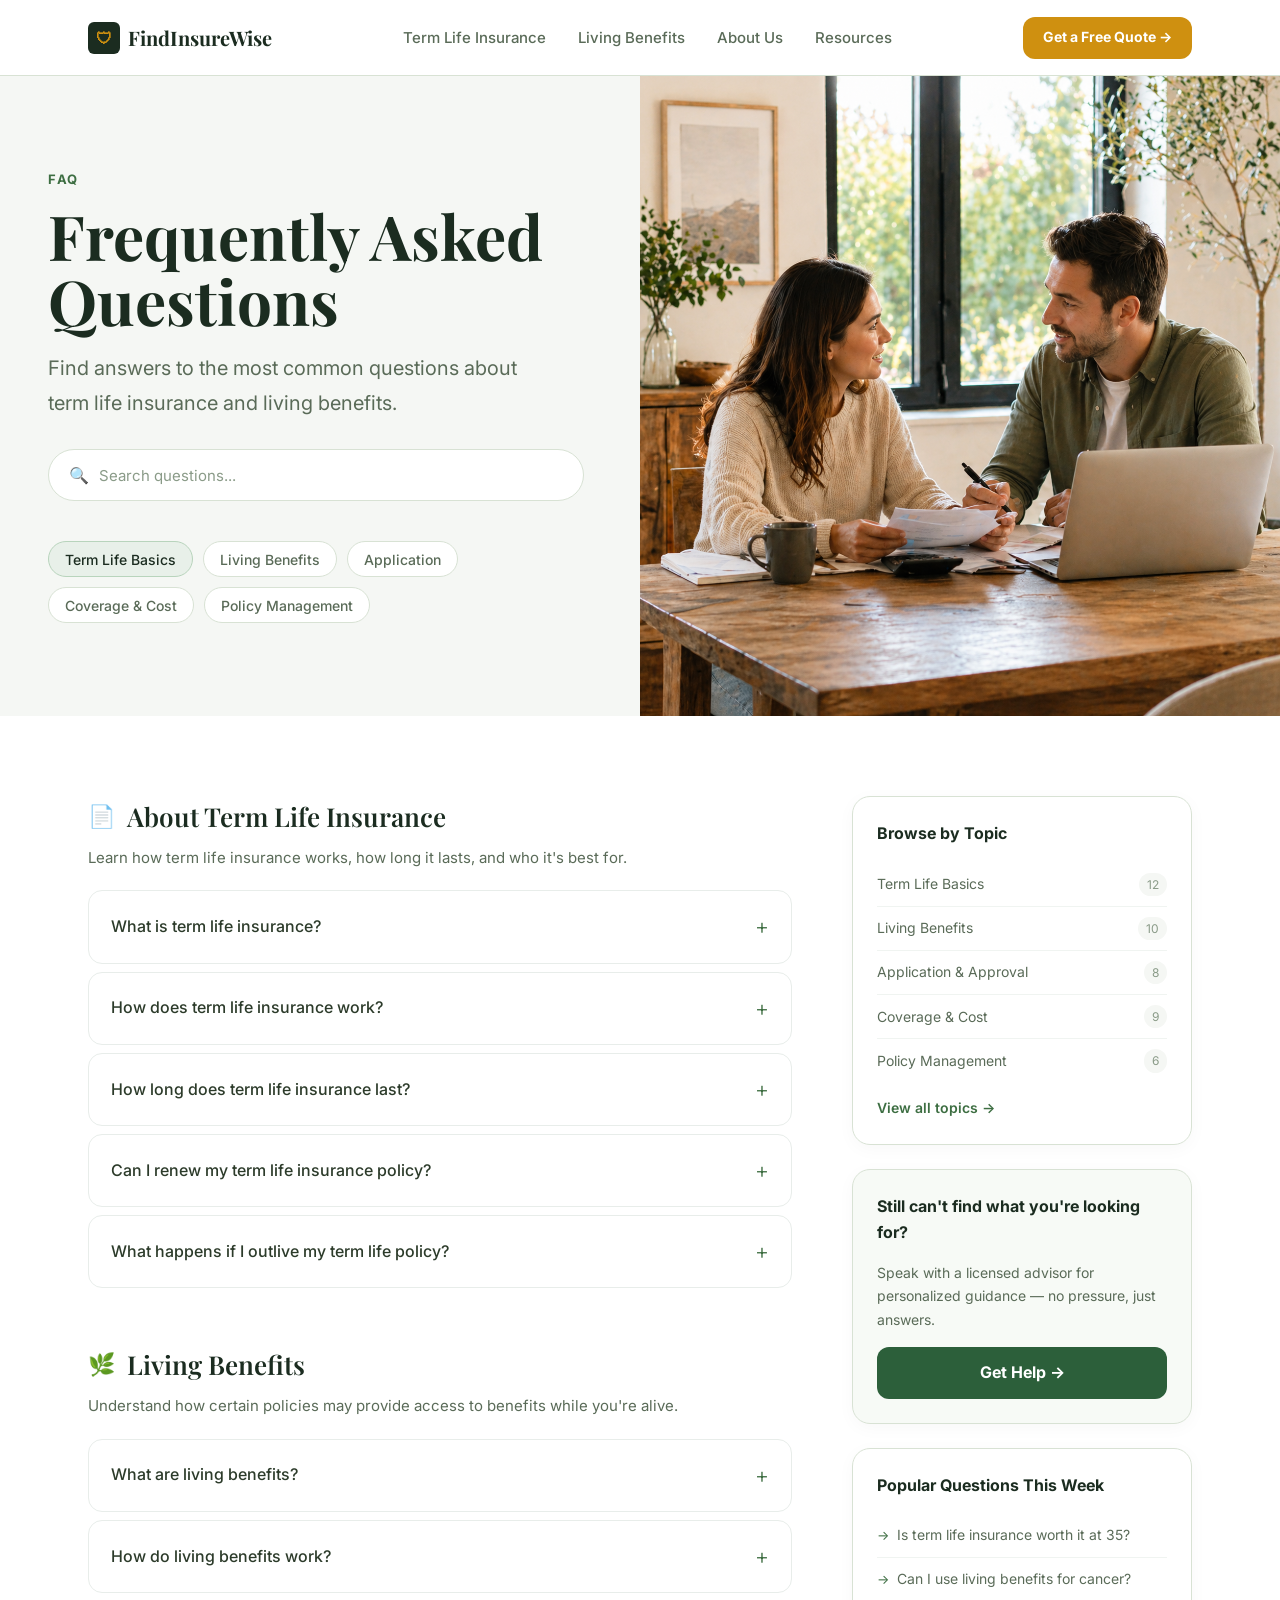
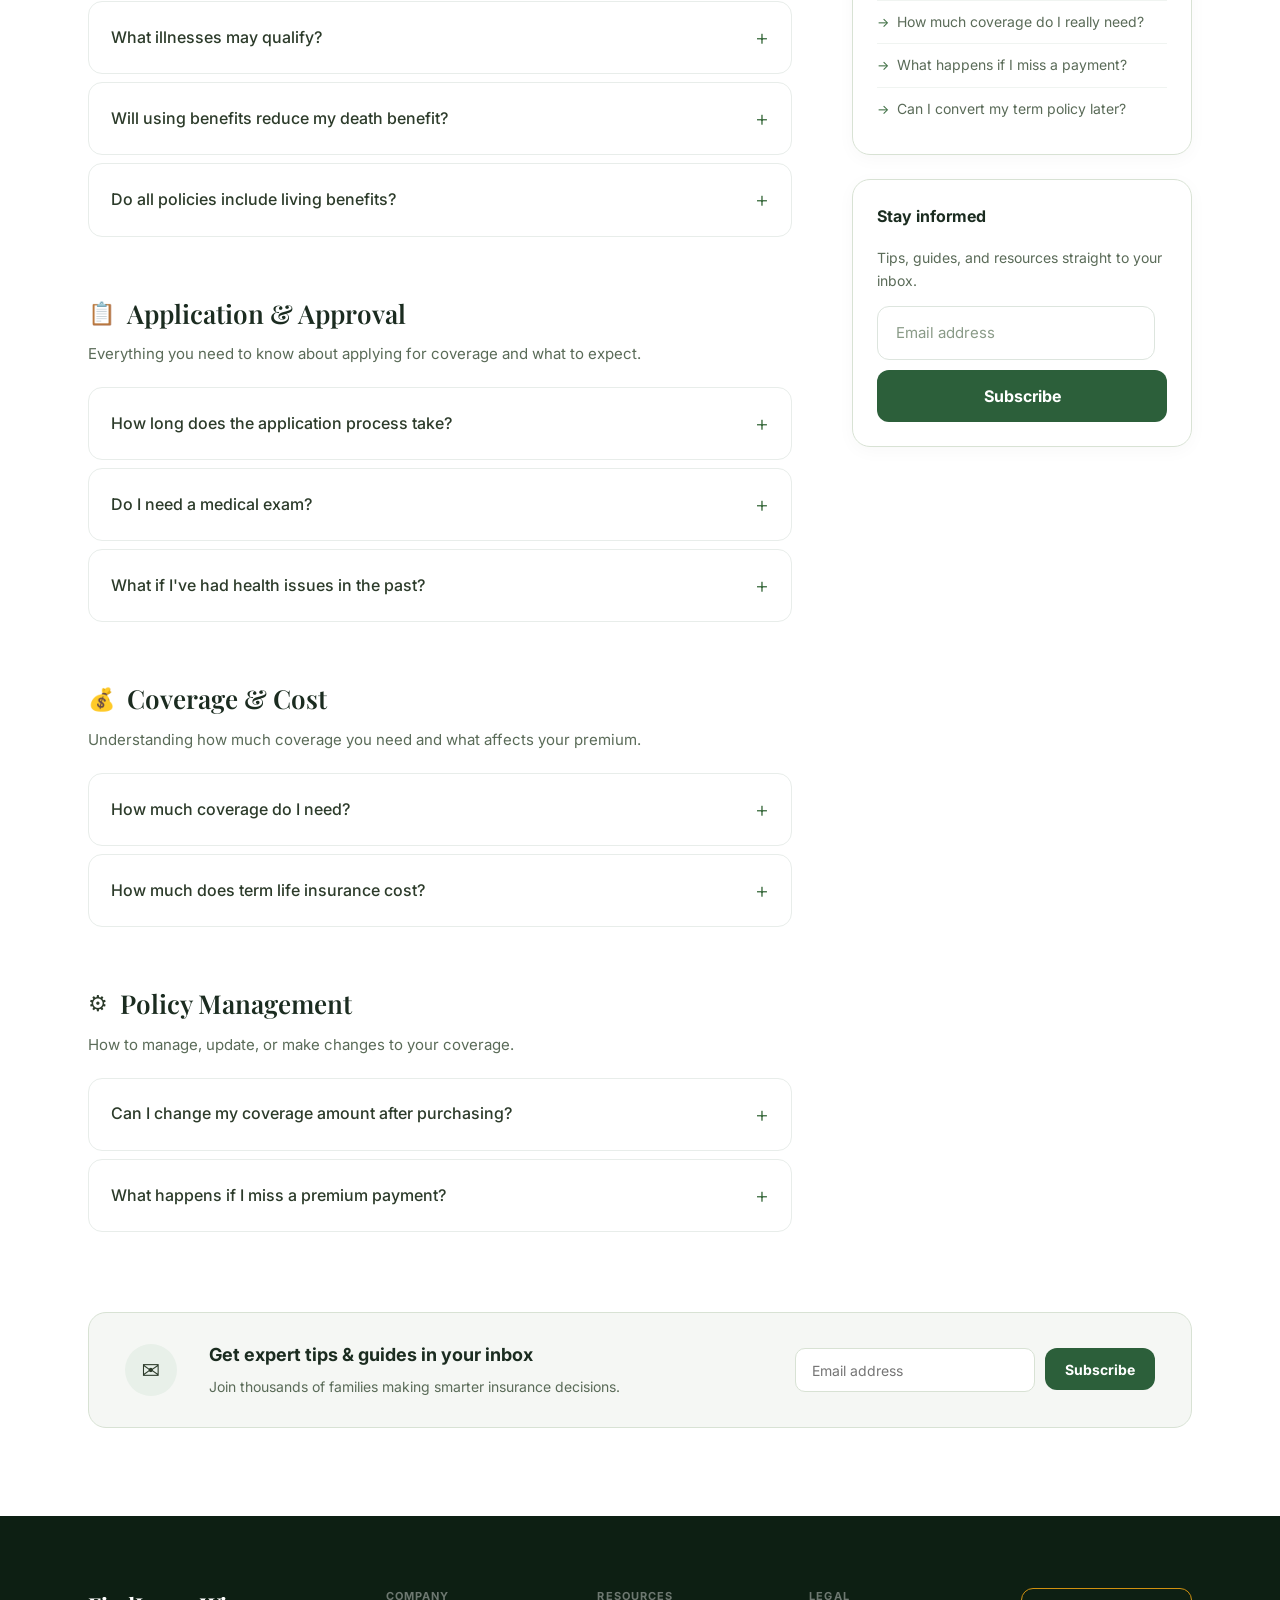
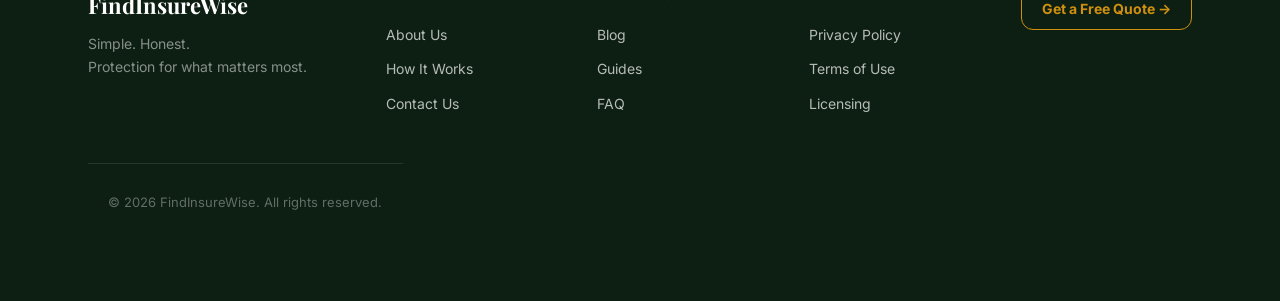
<file: pages/faq.html>
<!DOCTYPE html>
<html lang="en">
<head>
  <meta charset="UTF-8" />
  <meta name="viewport" content="width=device-width, initial-scale=1.0" />
  <title>Frequently Asked Questions — FindInsureWise</title>
  <link rel="stylesheet" href="shared.css" />
  <style>
    .faq-hero {
      display: grid;
      grid-template-columns: 1fr 1fr;
      min-height: 520px;
      background: var(--color-bg-section);
    }
    .faq-hero-left {
      padding: 80px 56px 80px 48px;
      display: flex;
      flex-direction: column;
      justify-content: center;
    }
    .faq-hero-left h1 { font-size: 62px; line-height: 1.05; margin-bottom: 18px; max-width: 500px; }
    .faq-hero-left .hero-body { font-size: 20px; line-height: 1.75; color: var(--color-text-2); max-width: 480px; margin-bottom: 28px; }
    .faq-hero-right { overflow: hidden; }
    .faq-hero-right img { width: 100%; height: 100%; object-fit: cover; }

    .faq-main {
      max-width: var(--max-w);
      margin: 0 auto;
      padding: 80px 48px;
      display: grid;
      grid-template-columns: 1fr 340px;
      gap: 60px;
      align-items: start;
    }

    .faq-category { margin-bottom: 56px; }
    .faq-category-header { display: flex; align-items: center; gap: 12px; margin-bottom: 8px; }
    .faq-category-icon { font-size: 22px; }
    .faq-category-title { font-family: var(--font-serif); font-size: 26px; font-weight: 600; color: var(--color-heading); }
    .faq-category-intro { font-size: 15px; color: var(--color-text-2); margin-bottom: 20px; line-height: 1.65; }

    .sidebar-topic-item {
      display: flex;
      justify-content: space-between;
      align-items: center;
      padding: 10px 0;
      border-bottom: 1px solid #f0f4f1;
      font-size: 14px;
      color: var(--color-text-2);
      cursor: pointer;
    }
    .sidebar-topic-item:last-child { border-bottom: none; }
    .sidebar-topic-item:hover { color: var(--color-heading); }
    .sidebar-count { font-size: 12px; color: var(--color-text-3); background: var(--color-bg-section); padding: 2px 8px; border-radius: 999px; }

    .popular-question { display: flex; align-items: flex-start; gap: 8px; padding: 10px 0; border-bottom: 1px solid #f0f4f1; font-size: 14px; color: var(--color-text-2); cursor: pointer; }
    .popular-question:last-child { border-bottom: none; }
    .popular-question:hover { color: var(--color-heading); }
    .popular-question::before { content: '→'; color: var(--color-eyebrow); flex-shrink: 0; font-size: 13px; margin-top: 1px; }

    .newsletter-section { max-width: var(--max-w); margin: 0 auto 88px; padding: 0 48px; }

  @media (max-width: 768px) {
    .faq-hero { grid-template-columns: 1fr; min-height: auto; }
    .faq-hero-right { display: none; }
    .faq-hero-left { padding: 48px 20px; }
    .faq-hero-left h1 { font-size: 36px; }
    .faq-hero-left .hero-body { font-size: 16px; }
    .faq-main { grid-template-columns: 1fr; padding: 40px 20px; gap: 0; }
    .sidebar { position: static; top: auto; margin-top: 40px; }
    .newsletter-section { padding: 0 20px; margin-bottom: 56px; }
  }
  </style>
</head>
<body>

<!-- ── Header ── -->
<header class="site-header">
  <div class="container">
    <a href="home.html" class="header-logo">
      <div class="logo-icon">🛡</div>
      FindInsureWise
    </a>
    <nav class="header-nav">
      <a href="buying-guides.html">Term Life Insurance</a>
      <a href="buying-guides.html">Living Benefits</a>
      <a href="#">About Us</a>
      <a href="blog-landing.html">Resources</a>
    </nav>
    <a href="home.html#quote" class="btn btn-gold btn-sm">Get a Free Quote →</a>
  </div>
</header>

<!-- ── Hero ── -->
<section class="faq-hero">
  <div class="faq-hero-left">
    <span class="eyebrow">FAQ</span>
    <h1>Frequently Asked Questions</h1>
    <p class="hero-body">Find answers to the most common questions about term life insurance and living benefits.</p>
    <div class="search-bar" style="margin-bottom: 20px;">
      <span class="search-icon">🔍</span>
      <input type="text" placeholder="Search questions..." />
    </div>
    <div class="pills">
      <button class="pill active">Term Life Basics</button>
      <button class="pill">Living Benefits</button>
      <button class="pill">Application</button>
      <button class="pill">Coverage &amp; Cost</button>
      <button class="pill">Policy Management</button>
    </div>
  </div>
  <div class="faq-hero-right">
    <img src="assets/faq-hero.png" alt="Couple reviewing insurance options" />
  </div>
</section>

<!-- ── Main FAQ + Sidebar ── -->
<div class="faq-main">
  <!-- Left: FAQ categories -->
  <div>
    <!-- Category A -->
    <div class="faq-category" id="term-life-basics">
      <div class="faq-category-header">
        <span class="faq-category-icon">📄</span>
        <div class="faq-category-title">About Term Life Insurance</div>
      </div>
      <p class="faq-category-intro">Learn how term life insurance works, how long it lasts, and who it's best for.</p>
      <div class="accordion">
        <details class="faq-item">
          <summary>What is term life insurance?</summary>
          <div class="faq-answer">Term life insurance is a type of life insurance that provides coverage for a specific period — typically 10, 20, or 30 years. If you pass away during the term, your beneficiaries receive the death benefit. It's generally more affordable than permanent life insurance.</div>
        </details>
        <details class="faq-item">
          <summary>How does term life insurance work?</summary>
          <div class="faq-answer">You pay regular premiums to keep the policy active. If you pass away while the policy is in force, the insurance company pays the death benefit to your named beneficiaries. The coverage ends when the term expires or if you stop paying premiums.</div>
        </details>
        <details class="faq-item">
          <summary>How long does term life insurance last?</summary>
          <div class="faq-answer">Terms typically range from 10 to 30 years. Common options are 10, 15, 20, and 30-year terms. The right length depends on your financial obligations — for example, how long until your mortgage is paid off or your children are financially independent.</div>
        </details>
        <details class="faq-item">
          <summary>Can I renew my term life insurance policy?</summary>
          <div class="faq-answer">Many term policies include a renewal option, though premiums will likely increase significantly at renewal since you'll be older. A better strategy is often to purchase a longer term upfront or convert to a permanent policy before your term expires.</div>
        </details>
        <details class="faq-item">
          <summary>What happens if I outlive my term life policy?</summary>
          <div class="faq-answer">If your policy expires and you're still alive, coverage simply ends. You don't receive any payout. You can choose to renew, purchase a new policy, or go without coverage if your financial obligations have decreased.</div>
        </details>
      </div>
    </div>

    <!-- Category B -->
    <div class="faq-category" id="living-benefits">
      <div class="faq-category-header">
        <span class="faq-category-icon">🌿</span>
        <div class="faq-category-title">Living Benefits</div>
      </div>
      <p class="faq-category-intro">Understand how certain policies may provide access to benefits while you're alive.</p>
      <div class="accordion">
        <details class="faq-item">
          <summary>What are living benefits?</summary>
          <div class="faq-answer">Living benefits allow you to access a portion of your death benefit while you're still alive if you're diagnosed with a qualifying serious illness — including critical illness, chronic illness, or terminal illness. They're often included at no extra cost on select policies.</div>
        </details>
        <details class="faq-item">
          <summary>How do living benefits work?</summary>
          <div class="faq-answer">Upon a qualifying diagnosis, you can request an accelerated death benefit payment. The amount you receive reduces your remaining death benefit. The funds can typically be used for any purpose — medical bills, mortgage payments, everyday expenses.</div>
        </details>
        <details class="faq-item">
          <summary>What illnesses may qualify?</summary>
          <div class="faq-answer">Qualifying conditions vary by carrier but typically include heart attack, stroke, cancer, organ failure (critical illness), inability to perform daily activities (chronic illness), and terminal diagnosis with 12–24 months life expectancy.</div>
        </details>
        <details class="faq-item">
          <summary>Will using benefits reduce my death benefit?</summary>
          <div class="faq-answer">Yes — any amount you access through living benefits will reduce the death benefit paid to your beneficiaries. Most policies allow you to access a percentage of the total benefit, not the full amount.</div>
        </details>
        <details class="faq-item">
          <summary>Do all policies include living benefits?</summary>
          <div class="faq-answer">No. Living benefits must be included in the policy or added as a rider. We only work with carriers that offer robust living benefit options, and our advisors will ensure you understand exactly what's included in any policy we recommend.</div>
        </details>
      </div>
    </div>

    <!-- Category C -->
    <div class="faq-category" id="application">
      <div class="faq-category-header">
        <span class="faq-category-icon">📋</span>
        <div class="faq-category-title">Application &amp; Approval</div>
      </div>
      <p class="faq-category-intro">Everything you need to know about applying for coverage and what to expect.</p>
      <div class="accordion">
        <details class="faq-item">
          <summary>How long does the application process take?</summary>
          <div class="faq-answer">Some carriers offer same-day or next-day decisions with no medical exam. Traditional fully underwritten policies may take 4–8 weeks due to medical records requests and underwriting review.</div>
        </details>
        <details class="faq-item">
          <summary>Do I need a medical exam?</summary>
          <div class="faq-answer">Not always. Many carriers now offer simplified issue or accelerated underwriting that uses data instead of a physical exam. Your age, coverage amount, and health history determine which path applies.</div>
        </details>
        <details class="faq-item">
          <summary>What if I've had health issues in the past?</summary>
          <div class="faq-answer">Past health issues don't automatically disqualify you. Different carriers view health history differently. Our advisors shop your case to find carriers most likely to approve you at competitive rates.</div>
        </details>
      </div>
    </div>

    <!-- Category D -->
    <div class="faq-category" id="coverage-cost">
      <div class="faq-category-header">
        <span class="faq-category-icon">💰</span>
        <div class="faq-category-title">Coverage &amp; Cost</div>
      </div>
      <p class="faq-category-intro">Understanding how much coverage you need and what affects your premium.</p>
      <div class="accordion">
        <details class="faq-item">
          <summary>How much coverage do I need?</summary>
          <div class="faq-answer">A common rule of thumb is 10–12× your annual income, but the right amount depends on your debts, dependents, income replacement needs, and future expenses like college tuition. Our coverage calculator can help you estimate.</div>
        </details>
        <details class="faq-item">
          <summary>How much does term life insurance cost?</summary>
          <div class="faq-answer">A healthy 30-year-old can often get $500,000 in coverage for $25–$40/month. Premiums depend on age, health, coverage amount, and term length. The best time to lock in low rates is when you're young and healthy.</div>
        </details>
      </div>
    </div>

    <!-- Category E -->
    <div class="faq-category" id="policy-management" style="margin-bottom: 0;">
      <div class="faq-category-header">
        <span class="faq-category-icon">⚙️</span>
        <div class="faq-category-title">Policy Management</div>
      </div>
      <p class="faq-category-intro">How to manage, update, or make changes to your coverage.</p>
      <div class="accordion">
        <details class="faq-item">
          <summary>Can I change my coverage amount after purchasing?</summary>
          <div class="faq-answer">Most term policies have fixed coverage amounts. To increase coverage, you'd typically need to apply for a new policy. Some carriers offer guaranteed insurability riders that allow changes without re-underwriting.</div>
        </details>
        <details class="faq-item">
          <summary>What happens if I miss a premium payment?</summary>
          <div class="faq-answer">Most policies include a grace period (usually 30 days) after a missed payment. If you don't pay within the grace period, the policy lapses. Some policies allow reinstatement if you act quickly and may require evidence of insurability.</div>
        </details>
      </div>
    </div>
  </div>

  <!-- Right: Sidebar -->
  <div class="sidebar">
    <!-- Browse by Topic -->
    <div class="sidebar-card">
      <div class="sidebar-title">Browse by Topic</div>
      <div>
        <a href="#term-life-basics" class="sidebar-topic-item" style="text-decoration:none;">Term Life Basics <span class="sidebar-count">12</span></a>
        <a href="#living-benefits" class="sidebar-topic-item" style="text-decoration:none;">Living Benefits <span class="sidebar-count">10</span></a>
        <a href="#application" class="sidebar-topic-item" style="text-decoration:none;">Application &amp; Approval <span class="sidebar-count">8</span></a>
        <a href="#coverage-cost" class="sidebar-topic-item" style="text-decoration:none;">Coverage &amp; Cost <span class="sidebar-count">9</span></a>
        <a href="#policy-management" class="sidebar-topic-item" style="text-decoration:none;">Policy Management <span class="sidebar-count">6</span></a>
      </div>
      <a href="#" class="card-link" style="margin-top: 14px;">View all topics →</a>
    </div>

    <!-- Soft CTA -->
    <div class="sidebar-card" style="background: #f7faf6;">
      <div class="sidebar-title">Still can't find what you're looking for?</div>
      <p style="font-size:14px; color:var(--color-text-2); line-height:1.65; margin-bottom:16px;">Speak with a licensed advisor for personalized guidance — no pressure, just answers.</p>
      <a href="contact.html" class="btn btn-action" style="width:100%;">Get Help →</a>
    </div>

    <!-- Popular Questions -->
    <div class="sidebar-card">
      <div class="sidebar-title">Popular Questions This Week</div>
      <div>
        <a href="#term-life-basics" class="popular-question" style="text-decoration:none;">Is term life insurance worth it at 35?</a>
        <a href="#living-benefits" class="popular-question" style="text-decoration:none;">Can I use living benefits for cancer?</a>
        <a href="#coverage-cost" class="popular-question" style="text-decoration:none;">How much coverage do I really need?</a>
        <a href="#policy-management" class="popular-question" style="text-decoration:none;">What happens if I miss a payment?</a>
        <a href="#term-life-basics" class="popular-question" style="text-decoration:none;">Can I convert my term policy later?</a>
      </div>
    </div>

    <!-- Newsletter -->
    <div class="sidebar-card">
      <div class="sidebar-title">Stay informed</div>
      <p style="font-size:14px; color:var(--color-text-2); margin-bottom:14px; line-height:1.65;">Tips, guides, and resources straight to your inbox.</p>
      <input class="form-input" type="email" placeholder="Email address" style="margin-bottom:10px;" />
      <button class="btn btn-action" style="width:100%;">Subscribe</button>
    </div>
  </div>
</div>

<!-- ── Newsletter Band ── -->
<div class="newsletter-section">
  <div class="newsletter-band">
    <div class="newsletter-icon">✉️</div>
    <div class="newsletter-copy">
      <strong>Get expert tips &amp; guides in your inbox</strong>
      <span>Join thousands of families making smarter insurance decisions.</span>
    </div>
    <div class="newsletter-form">
      <input type="email" placeholder="Email address" />
      <button class="btn btn-action btn-sm">Subscribe</button>
    </div>
  </div>
</div>

<!-- ── Footer ── -->
<footer class="site-footer">
  <div class="container">
    <div>
      <div class="footer-brand-name">FindInsureWise</div>
      <p class="footer-tagline">Simple. Honest.<br />Protection for what matters most.</p>
    </div>
    <div>
      <div class="footer-col-title">Company</div>
      <div class="footer-links">
        <a href="#">About Us</a><a href="#">How It Works</a><a href="contact.html">Contact Us</a>
      </div>
    </div>
    <div>
      <div class="footer-col-title">Resources</div>
      <div class="footer-links">
        <a href="blog-landing.html">Blog</a><a href="buying-guides.html">Guides</a><a href="faq.html">FAQ</a>
      </div>
    </div>
    <div>
      <div class="footer-col-title">Legal</div>
      <div class="footer-links">
        <a href="#">Privacy Policy</a><a href="#">Terms of Use</a><a href="#">Licensing</a>
      </div>
    </div>
    <div><a href="home.html#quote" class="btn btn-outline-gold btn-sm">Get a Free Quote →</a></div>
  </div>
  <div class="container"><div class="footer-bottom">© 2026 FindInsureWise. All rights reserved.</div></div>
</footer>

</body>
</html>
</file>
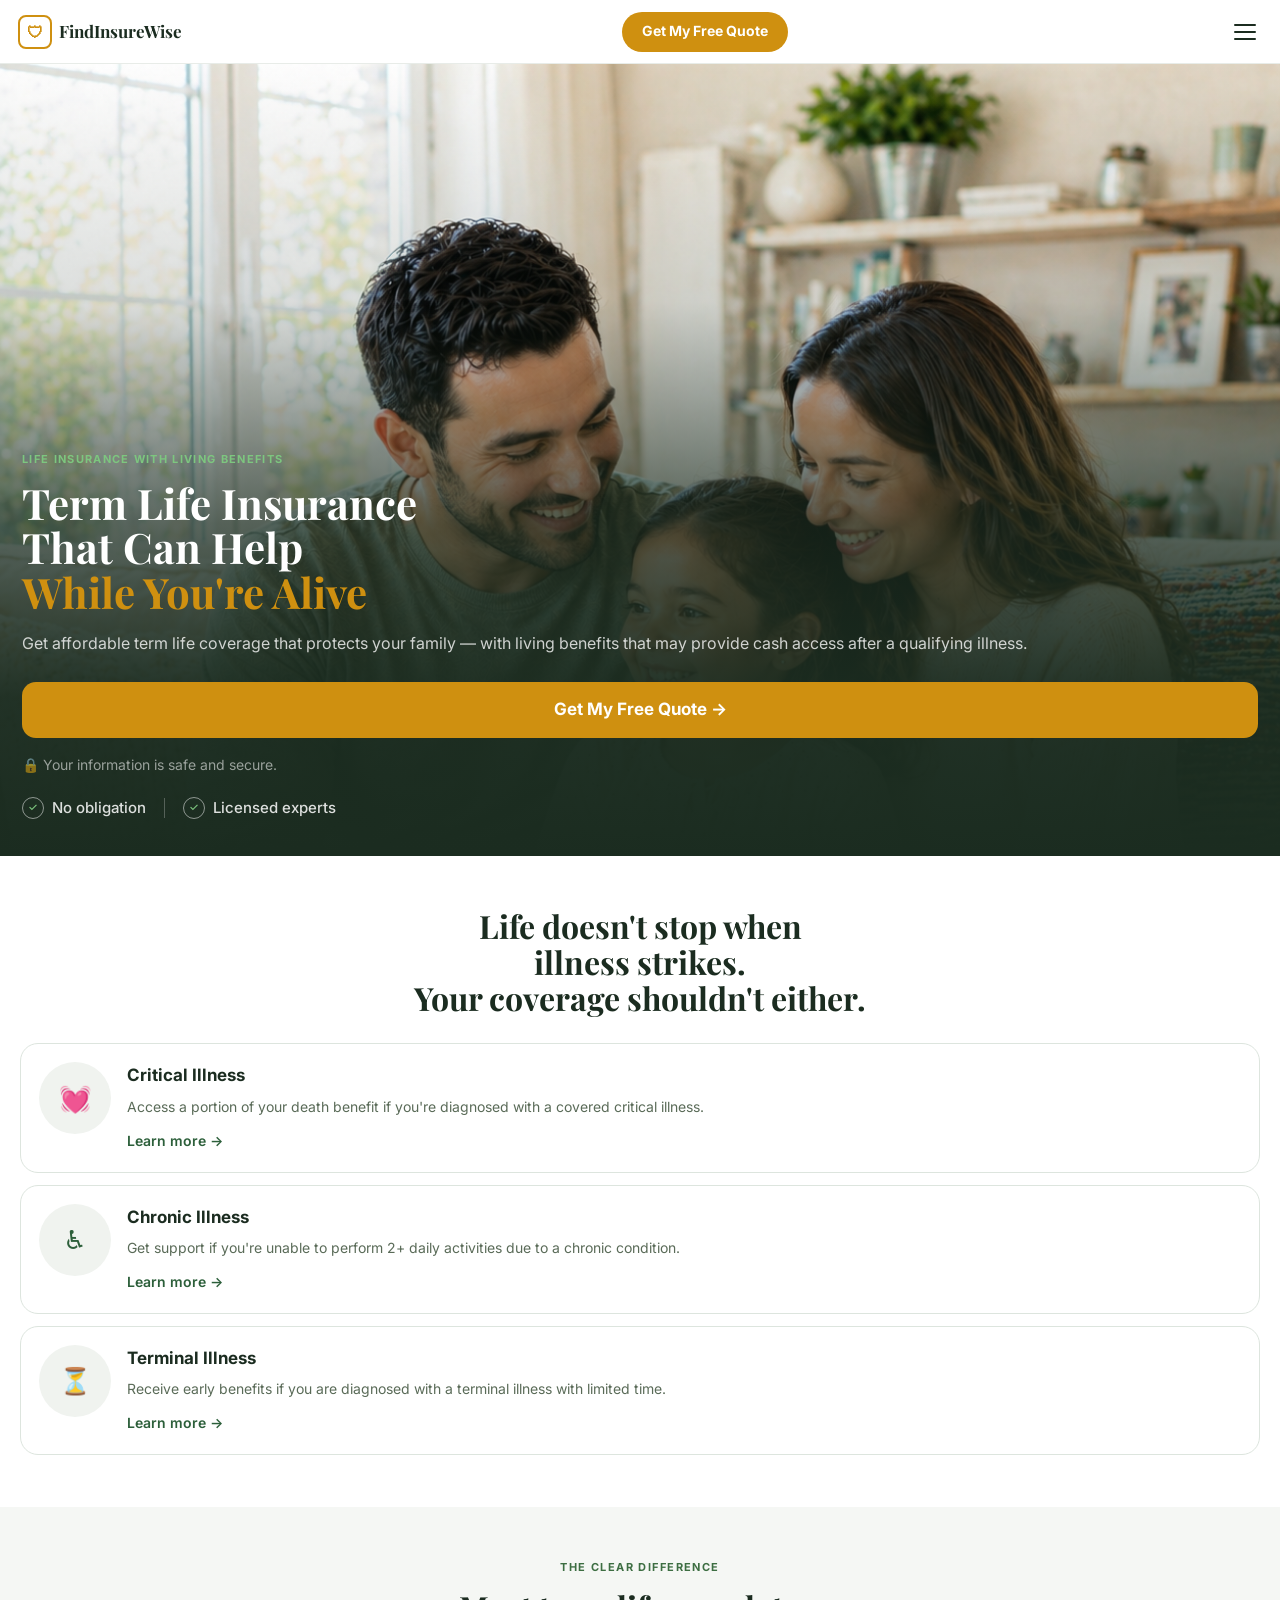
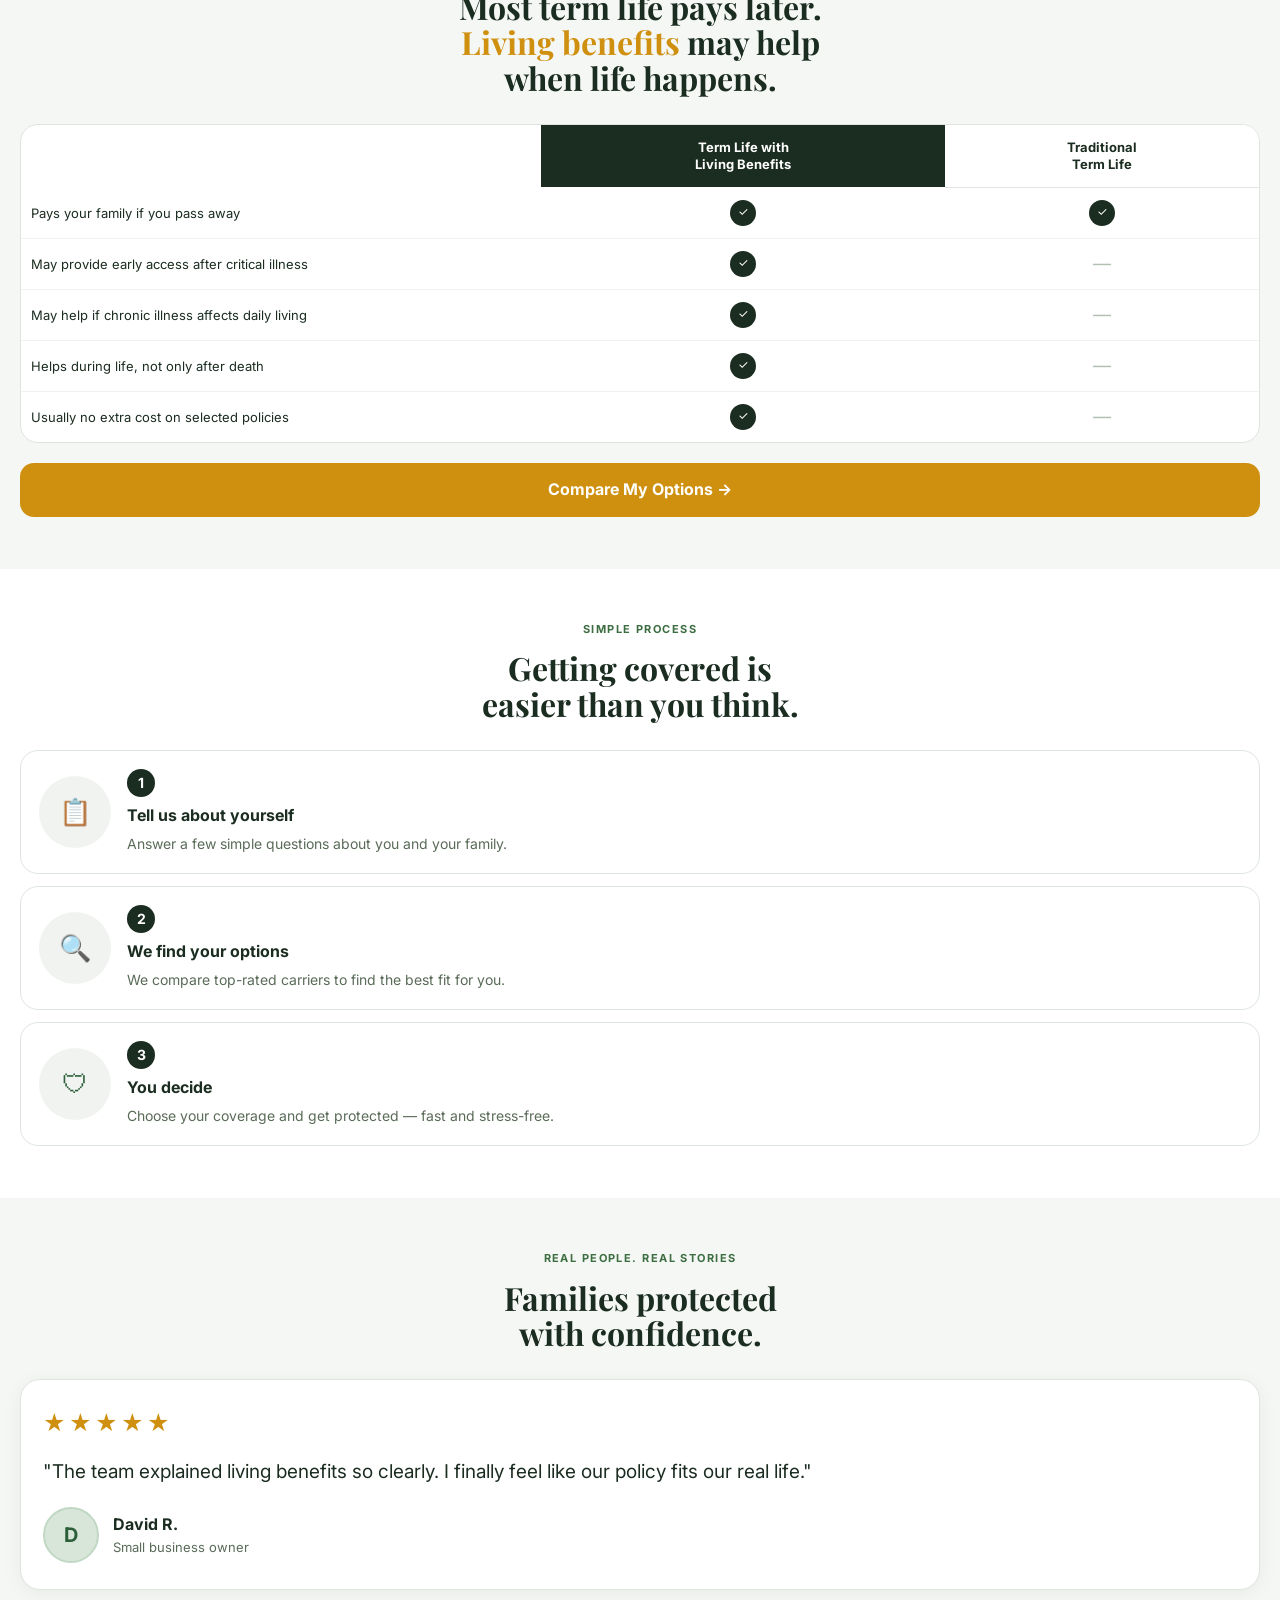
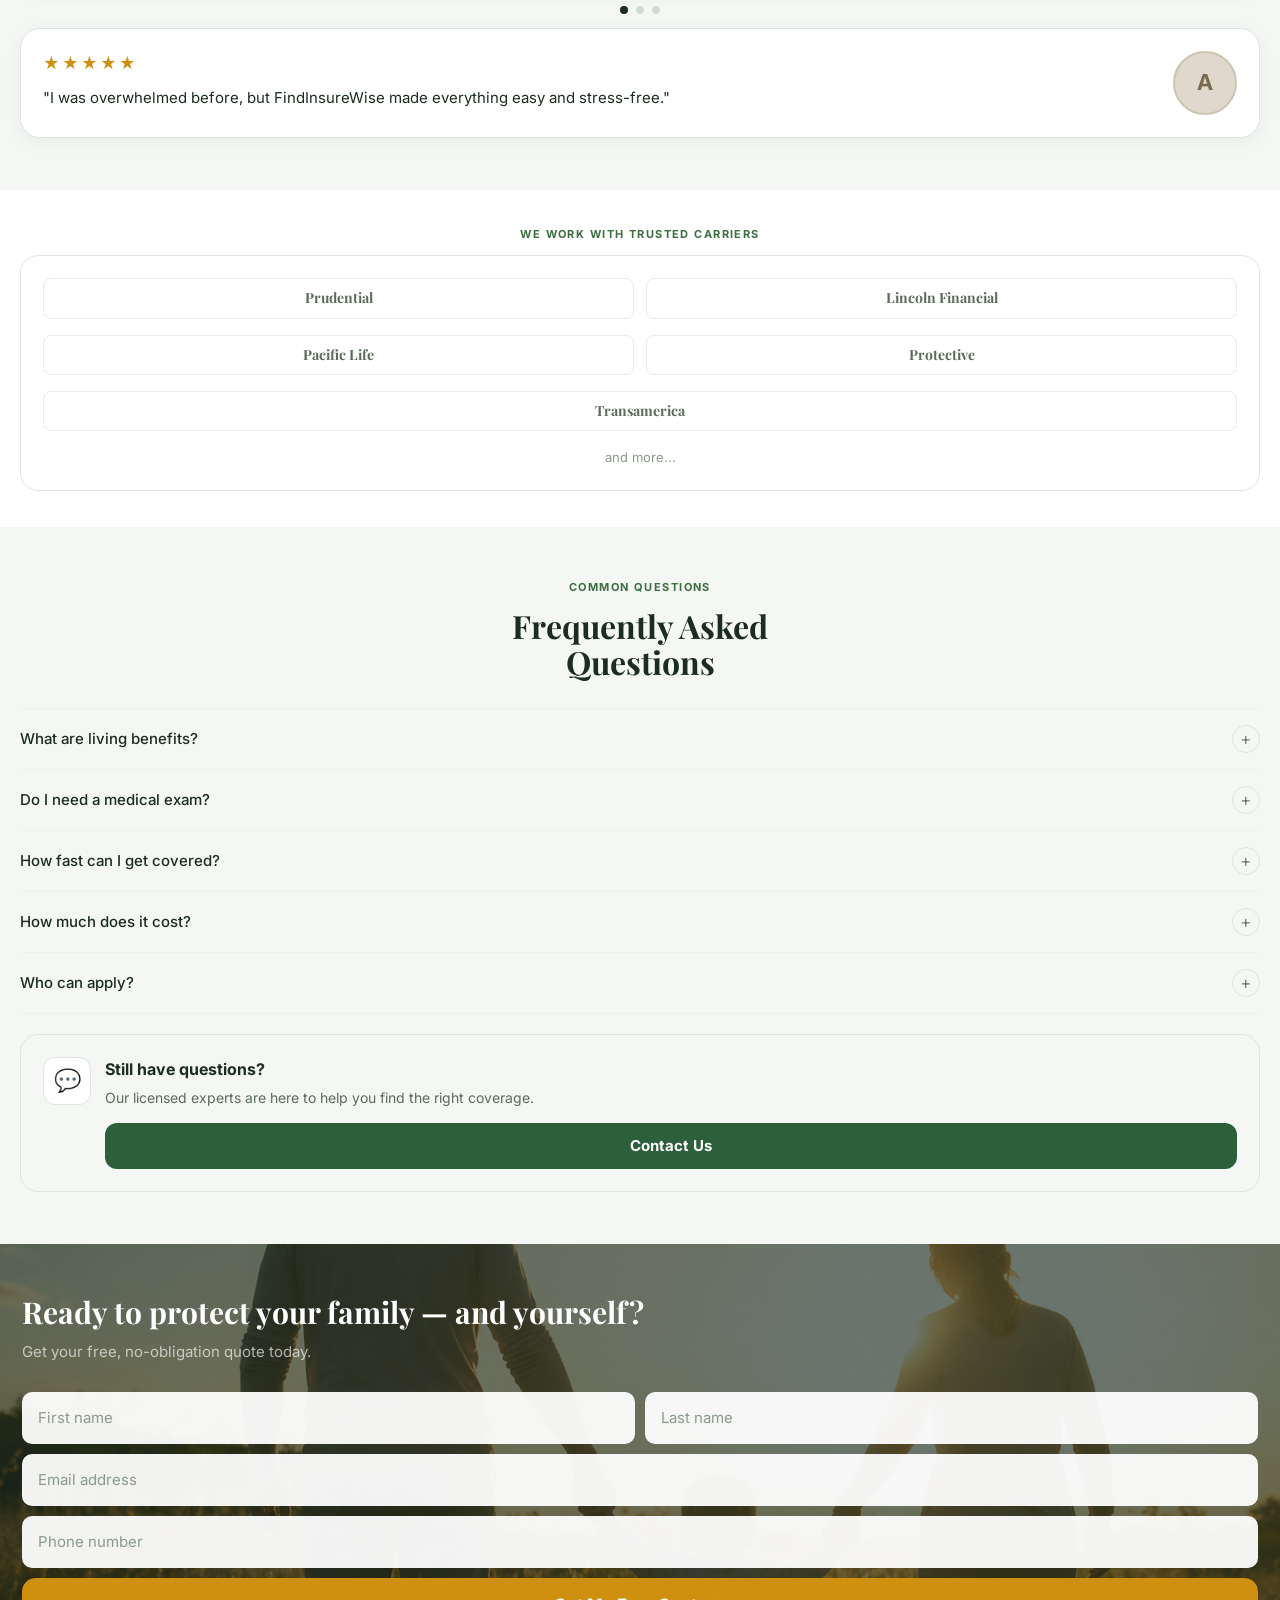
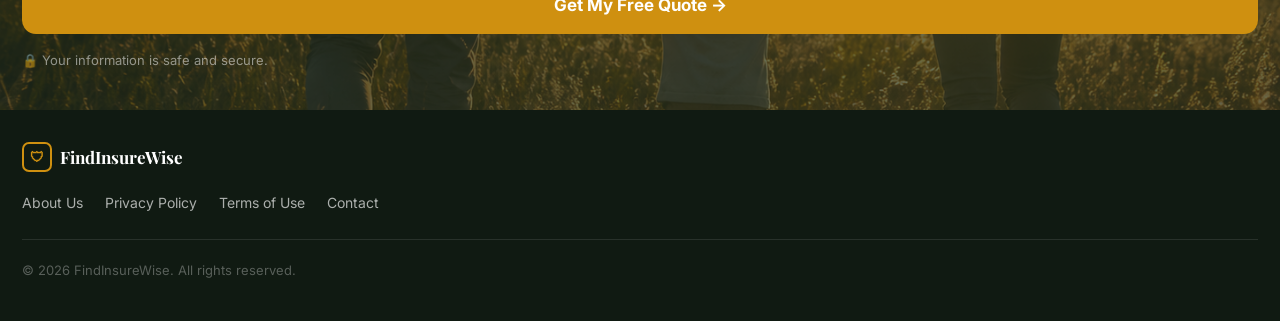
<file: pages/home-mobile.html>
<!DOCTYPE html>
<html lang="en">
<head>
  <meta charset="UTF-8" />
  <meta name="viewport" content="width=device-width, initial-scale=1.0" />
  <title>FindInsureWise — Term Life Insurance with Living Benefits</title>
  <link rel="preconnect" href="https://fonts.googleapis.com" />
  <link href="https://fonts.googleapis.com/css2?family=Playfair+Display:ital,wght@0,600;0,700;1,400&family=Inter:wght@400;500;600;700&display=swap" rel="stylesheet" />
  <style>
    /* ── Reset ── */
    *, *::before, *::after { box-sizing: border-box; margin: 0; padding: 0; }
    body { font-family: "Inter", system-ui, sans-serif; background: #fff; color: #1b2c20; -webkit-font-smoothing: antialiased; line-height: 1.6; }
    a { color: inherit; text-decoration: none; }
    img { display: block; max-width: 100%; }
    button { cursor: pointer; border: none; background: none; font-family: inherit; }

    /* ── Tokens ── */
    :root {
      --green:      #1b2c20;
      --green-mid:  #2c5f3a;
      --green-eye:  #3d6e42;
      --gold:       #cf9010;
      --gold-hover: #b07a08;
      --gray-bg:    #f5f7f4;
      --text-2:     #5a6b58;
      --text-3:     #8a9b88;
      --border:     #dde5de;
      --serif:      "Playfair Display", Georgia, serif;
    }

    /* ── Header ── */
    .m-header {
      position: sticky;
      top: 0;
      z-index: 100;
      height: 64px;
      background: #fff;
      border-bottom: 1px solid #e8ece8;
      display: flex;
      align-items: center;
      justify-content: space-between;
      padding: 0 18px;
      gap: 10px;
    }
    .m-logo {
      display: flex;
      align-items: center;
      gap: 7px;
      font-family: var(--serif);
      font-size: 17px;
      font-weight: 700;
      color: var(--green);
    }
    .m-logo-icon {
      width: 34px;
      height: 34px;
      border: 2px solid var(--gold);
      border-radius: 8px;
      display: flex;
      align-items: center;
      justify-content: center;
      font-size: 16px;
      color: var(--gold);
      flex-shrink: 0;
    }
    .m-header-cta {
      flex-shrink: 0;
      background: var(--gold);
      color: #fff;
      font-weight: 700;
      font-size: 14px;
      border-radius: 999px;
      height: 40px;
      padding: 0 20px;
      display: flex;
      align-items: center;
      white-space: nowrap;
    }
    .m-hamburger {
      width: 34px;
      height: 34px;
      display: flex;
      flex-direction: column;
      align-items: center;
      justify-content: center;
      gap: 5px;
      flex-shrink: 0;
    }
    .m-hamburger span {
      display: block;
      width: 22px;
      height: 2px;
      background: var(--green);
      border-radius: 2px;
    }

    /* ── Hero ── */
    .m-hero {
      position: relative;
      min-height: 88vh;
      display: flex;
      flex-direction: column;
      justify-content: flex-end;
      overflow: hidden;
    }
    .m-hero-bg {
      position: absolute;
      inset: 0;
    }
    .m-hero-bg img {
      width: 100%;
      height: 100%;
      object-fit: cover;
      object-position: center top;
    }
    .m-hero-gradient {
      position: absolute;
      inset: 0;
      background: linear-gradient(
        to bottom,
        rgba(27,44,32,0) 0%,
        rgba(27,44,32,0.15) 30%,
        rgba(27,44,32,0.72) 58%,
        rgba(27,44,32,0.97) 80%,
        #1b2c20 100%
      );
    }
    .m-hero-content {
      position: relative;
      z-index: 1;
      padding: 0 22px 36px;
    }
    .m-eyebrow {
      font-size: 11px;
      font-weight: 700;
      letter-spacing: 0.12em;
      text-transform: uppercase;
      color: #7dc67f;
      margin-bottom: 12px;
      display: block;
    }
    .m-hero-h1 {
      font-family: var(--serif);
      font-size: 42px;
      line-height: 1.06;
      font-weight: 700;
      color: #fff;
      margin-bottom: 16px;
    }
    .m-hero-h1 .gold { color: var(--gold); }
    .m-hero-body {
      font-size: 16px;
      line-height: 1.7;
      color: rgba(255,255,255,0.78);
      margin-bottom: 24px;
    }
    .m-btn-gold {
      display: flex;
      align-items: center;
      justify-content: center;
      gap: 8px;
      width: 100%;
      height: 56px;
      background: var(--gold);
      color: #fff;
      font-weight: 700;
      font-size: 17px;
      border-radius: 14px;
      margin-bottom: 16px;
    }
    .m-secure {
      display: flex;
      align-items: center;
      gap: 8px;
      font-size: 14px;
      color: rgba(255,255,255,0.55);
      margin-bottom: 20px;
    }
    .m-trust-row {
      display: flex;
      align-items: center;
      gap: 0;
    }
    .m-trust-item {
      display: flex;
      align-items: center;
      gap: 8px;
      font-size: 15px;
      color: rgba(255,255,255,0.85);
      font-weight: 500;
    }
    .m-trust-check {
      width: 22px;
      height: 22px;
      border: 1.5px solid rgba(255,255,255,0.5);
      border-radius: 50%;
      display: flex;
      align-items: center;
      justify-content: center;
      font-size: 11px;
      color: #7dc67f;
    }
    .m-trust-divider {
      width: 1px;
      height: 20px;
      background: rgba(255,255,255,0.25);
      margin: 0 18px;
    }

    /* ── Section wrapper ── */
    .m-section {
      padding: 52px 20px;
    }
    .m-section.alt { background: var(--gray-bg); }
    .m-section-eyebrow {
      font-size: 11px;
      font-weight: 700;
      letter-spacing: 0.13em;
      text-transform: uppercase;
      color: var(--green-eye);
      text-align: center;
      display: block;
      margin-bottom: 12px;
    }
    .m-section-h2 {
      font-family: var(--serif);
      font-size: 32px;
      font-weight: 700;
      color: var(--green);
      line-height: 1.12;
      text-align: center;
      margin-bottom: 28px;
    }
    .m-section-h2.left { text-align: left; }
    .gold-text { color: var(--gold); }

    /* ── Horizontal benefit card ── */
    .m-benefit-card {
      background: #fff;
      border: 1px solid var(--border);
      border-radius: 18px;
      padding: 18px;
      display: flex;
      align-items: flex-start;
      gap: 16px;
      margin-bottom: 12px;
    }
    .m-benefit-card:last-child { margin-bottom: 0; }
    .m-benefit-icon {
      width: 72px;
      height: 72px;
      border-radius: 50%;
      background: #f0f3ef;
      display: flex;
      align-items: center;
      justify-content: center;
      flex-shrink: 0;
      font-size: 26px;
      color: var(--green-mid);
    }
    .m-benefit-title {
      font-size: 17px;
      font-weight: 700;
      color: var(--green);
      margin-bottom: 6px;
    }
    .m-benefit-body {
      font-size: 14px;
      color: var(--text-2);
      line-height: 1.6;
      margin-bottom: 10px;
    }
    .m-learn-more {
      font-size: 14px;
      font-weight: 600;
      color: var(--green-mid);
    }

    /* ── Comparison table ── */
    .m-compare-card {
      background: #fff;
      border: 1px solid var(--border);
      border-radius: 18px;
      overflow: hidden;
      margin-bottom: 20px;
    }
    .m-compare-table {
      width: 100%;
      border-collapse: collapse;
    }
    .m-compare-table th {
      padding: 14px 10px;
      font-size: 13px;
      font-weight: 700;
      text-align: center;
      line-height: 1.3;
    }
    .m-compare-table th.col-hi {
      background: var(--green);
      color: #fff;
    }
    .m-compare-table th.col-reg {
      background: #fff;
      color: var(--green);
      border-bottom: 1px solid var(--border);
    }
    .m-compare-table th:first-child {
      text-align: left;
      width: 42%;
      font-weight: 400;
      color: transparent;
      background: transparent;
    }
    .m-compare-table td {
      padding: 12px 10px;
      font-size: 13px;
      color: var(--text-2);
      border-bottom: 1px solid #f0f3f0;
      vertical-align: middle;
      line-height: 1.4;
    }
    .m-compare-table tr:last-child td { border-bottom: none; }
    .m-compare-table td:first-child { color: var(--green); font-size: 13px; }
    .m-compare-table td.center { text-align: center; }
    .m-check {
      width: 26px;
      height: 26px;
      background: var(--green);
      border-radius: 50%;
      display: inline-flex;
      align-items: center;
      justify-content: center;
      color: #fff;
      font-size: 12px;
    }
    .m-dash { color: #b0bfb0; font-size: 18px; }
    .m-btn-gold-full {
      display: flex;
      align-items: center;
      justify-content: center;
      gap: 8px;
      width: 100%;
      height: 54px;
      background: var(--gold);
      color: #fff;
      font-weight: 700;
      font-size: 16px;
      border-radius: 14px;
    }

    /* ── Step card ── */
    .m-step-card {
      background: #fff;
      border: 1px solid var(--border);
      border-radius: 18px;
      padding: 18px;
      display: flex;
      align-items: center;
      gap: 16px;
      margin-bottom: 12px;
    }
    .m-step-card:last-child { margin-bottom: 0; }
    .m-step-icon {
      width: 72px;
      height: 72px;
      border-radius: 50%;
      background: #f0f3ef;
      display: flex;
      align-items: center;
      justify-content: center;
      flex-shrink: 0;
      font-size: 26px;
      color: var(--green-mid);
    }
    .m-step-num {
      width: 28px;
      height: 28px;
      border-radius: 50%;
      background: var(--green);
      color: #fff;
      font-size: 14px;
      font-weight: 700;
      display: inline-flex;
      align-items: center;
      justify-content: center;
      margin-bottom: 6px;
    }
    .m-step-title {
      font-size: 16px;
      font-weight: 700;
      color: var(--green);
      margin-bottom: 4px;
    }
    .m-step-body { font-size: 14px; color: var(--text-2); line-height: 1.6; }

    /* ── Review card ── */
    .m-review-card {
      background: #fff;
      border: 1px solid var(--border);
      border-radius: 20px;
      padding: 26px 22px;
      box-shadow: 0 4px 20px rgba(0,0,0,0.05);
      margin-bottom: 16px;
    }
    .m-stars { color: var(--gold); font-size: 22px; letter-spacing: 3px; margin-bottom: 14px; }
    .m-review-quote {
      font-size: 19px;
      line-height: 1.65;
      color: var(--green);
      margin-bottom: 20px;
    }
    .m-review-author { display: flex; align-items: center; gap: 14px; }
    .m-author-avatar {
      width: 56px;
      height: 56px;
      border-radius: 50%;
      background: #d8e6da;
      border: 2px solid #c0d8c4;
      display: flex;
      align-items: center;
      justify-content: center;
      font-size: 20px;
      font-weight: 700;
      color: var(--green-mid);
      flex-shrink: 0;
      overflow: hidden;
    }
    .m-author-avatar img { width: 100%; height: 100%; object-fit: cover; }
    .m-author-name { font-size: 16px; font-weight: 700; color: var(--green); }
    .m-author-role { font-size: 13px; color: var(--text-2); }

    /* peek card */
    .m-review-peek {
      background: #fff;
      border: 1px solid var(--border);
      border-radius: 20px;
      padding: 22px;
      display: flex;
      align-items: flex-start;
      gap: 16px;
      box-shadow: 0 4px 20px rgba(0,0,0,0.05);
    }
    .m-peek-text { flex: 1; }
    .m-peek-avatar {
      width: 64px;
      height: 64px;
      border-radius: 50%;
      background: #e0d8cc;
      border: 2px solid #cdc4b4;
      display: flex;
      align-items: center;
      justify-content: center;
      font-size: 22px;
      font-weight: 700;
      color: #7a6a50;
      flex-shrink: 0;
    }
    .m-peek-quote { font-size: 15px; color: var(--green); line-height: 1.6; }

    /* dots */
    .m-dots { display: flex; gap: 8px; justify-content: center; margin: 14px 0; }
    .m-dot { width: 8px; height: 8px; border-radius: 50%; background: #d0dbd2; }
    .m-dot.active { background: var(--green); }

    /* ── Carrier card ── */
    .m-carrier-card {
      background: #fff;
      border: 1px solid var(--border);
      border-radius: 18px;
      padding: 22px;
    }
    .m-carrier-grid {
      display: grid;
      grid-template-columns: 1fr 1fr;
      gap: 16px 12px;
      margin-bottom: 10px;
    }
    .m-carrier-logo {
      font-family: var(--serif);
      font-size: 14px;
      font-weight: 700;
      color: var(--text-2);
      display: flex;
      align-items: center;
      justify-content: center;
      text-align: center;
      padding: 10px 6px;
      border: 1px solid #e8ece8;
      border-radius: 8px;
      line-height: 1.3;
    }
    .m-carrier-more {
      text-align: center;
      font-size: 13px;
      color: var(--text-3);
      padding-top: 6px;
    }

    /* ── FAQ rows ── */
    .m-faq-list { display: flex; flex-direction: column; margin-bottom: 20px; }
    .m-faq-row {
      display: flex;
      justify-content: space-between;
      align-items: center;
      padding: 16px 0;
      border-bottom: 1px solid #edf0ed;
      font-size: 15px;
      color: var(--green);
      font-weight: 500;
      gap: 12px;
    }
    .m-faq-row:first-child { border-top: 1px solid #edf0ed; }
    .m-faq-plus {
      width: 28px;
      height: 28px;
      border: 1.5px solid var(--border);
      border-radius: 50%;
      display: flex;
      align-items: center;
      justify-content: center;
      font-size: 18px;
      font-weight: 300;
      color: var(--text-2);
      flex-shrink: 0;
    }

    /* help card */
    .m-help-card {
      background: var(--gray-bg);
      border: 1px solid var(--border);
      border-radius: 18px;
      padding: 22px;
      display: flex;
      align-items: flex-start;
      gap: 14px;
    }
    .m-help-icon {
      width: 48px;
      height: 48px;
      background: #fff;
      border: 1px solid var(--border);
      border-radius: 12px;
      display: flex;
      align-items: center;
      justify-content: center;
      font-size: 22px;
      flex-shrink: 0;
    }
    .m-help-title { font-size: 16px; font-weight: 700; color: var(--green); margin-bottom: 4px; }
    .m-help-body  { font-size: 14px; color: var(--text-2); line-height: 1.6; margin-bottom: 14px; }
    .m-btn-action {
      display: flex;
      align-items: center;
      justify-content: center;
      width: 100%;
      height: 46px;
      background: var(--green-mid);
      color: #fff;
      font-weight: 700;
      font-size: 15px;
      border-radius: 12px;
    }

    /* ── Final CTA ── */
    .m-final-cta {
      position: relative;
      overflow: hidden;
      background: var(--green);
      padding: 0 22px 40px;
    }
    .m-cta-bg {
      position: absolute;
      inset: 0;
    }
    .m-cta-bg img {
      width: 100%;
      height: 100%;
      object-fit: cover;
      object-position: center;
      opacity: 0.35;
    }
    .m-cta-content {
      position: relative;
      z-index: 1;
      padding-top: 52px;
    }
    .m-cta-h2 {
      font-family: var(--serif);
      font-size: 30px;
      font-weight: 700;
      color: #fff;
      line-height: 1.12;
      margin-bottom: 10px;
    }
    .m-cta-body { font-size: 15px; color: rgba(255,255,255,0.65); margin-bottom: 28px; }
    .m-form-row { display: flex; gap: 10px; margin-bottom: 10px; }
    .m-input {
      flex: 1;
      height: 52px;
      background: rgba(255,255,255,0.94);
      border: none;
      border-radius: 10px;
      padding: 0 16px;
      font-size: 15px;
      font-family: "Inter", system-ui, sans-serif;
      color: var(--green);
      outline: none;
    }
    .m-input::placeholder { color: #8a9b8a; }
    .m-input.full { width: 100%; display: block; margin-bottom: 10px; }
    .m-cta-secure {
      display: flex;
      align-items: center;
      gap: 8px;
      font-size: 13px;
      color: rgba(255,255,255,0.5);
      margin-top: 14px;
    }

    /* ── Footer ── */
    .m-footer {
      background: #101a12;
      padding: 32px 22px 40px;
    }
    .m-footer-logo {
      display: flex;
      align-items: center;
      gap: 8px;
      font-family: var(--serif);
      font-size: 17px;
      font-weight: 700;
      color: #fff;
      margin-bottom: 20px;
    }
    .m-footer-logo-icon {
      width: 30px;
      height: 30px;
      border: 2px solid var(--gold);
      border-radius: 7px;
      display: flex;
      align-items: center;
      justify-content: center;
      font-size: 14px;
      color: var(--gold);
    }
    .m-footer-links {
      display: flex;
      flex-wrap: wrap;
      gap: 10px 22px;
      margin-bottom: 24px;
    }
    .m-footer-links a {
      font-size: 14px;
      color: rgba(255,255,255,0.65);
    }
    .m-footer-bottom {
      padding-top: 20px;
      border-top: 1px solid rgba(255,255,255,0.1);
      font-size: 13px;
      color: rgba(255,255,255,0.3);
    }
  </style>
</head>
<body>

<!-- ── Header ── -->
<header class="m-header">
  <div class="m-logo">
    <div class="m-logo-icon">🛡</div>
    FindInsureWise
  </div>
  <a href="#quote" class="m-header-cta">Get My Free Quote</a>
  <button class="m-hamburger" aria-label="Menu">
    <span></span><span></span><span></span>
  </button>
</header>

<!-- ── Hero ── -->
<section class="m-hero">
  <div class="m-hero-bg">
    <img src="assets/home-hero-desktop.png" alt="Happy family at home" />
    <div class="m-hero-gradient"></div>
  </div>
  <div class="m-hero-content">
    <span class="m-eyebrow">Life Insurance with Living Benefits</span>
    <h1 class="m-hero-h1">
      Term Life Insurance<br />
      That Can Help<br />
      <span class="gold">While You're Alive</span>
    </h1>
    <p class="m-hero-body">Get affordable term life coverage that protects your family — with living benefits that may provide cash access after a qualifying illness.</p>
    <a href="#quote" class="m-btn-gold">Get My Free Quote →</a>
    <div class="m-secure">🔒 Your information is safe and secure.</div>
    <div class="m-trust-row">
      <div class="m-trust-item">
        <div class="m-trust-check">✓</div>
        No obligation
      </div>
      <div class="m-trust-divider"></div>
      <div class="m-trust-item">
        <div class="m-trust-check">✓</div>
        Licensed experts
      </div>
    </div>
  </div>
</section>

<!-- ── Living Benefits ── -->
<section class="m-section">
  <h2 class="m-section-h2">Life doesn't stop when<br />illness strikes.<br />Your coverage shouldn't either.</h2>

  <div class="m-benefit-card">
    <div class="m-benefit-icon">💓</div>
    <div>
      <div class="m-benefit-title">Critical Illness</div>
      <div class="m-benefit-body">Access a portion of your death benefit if you're diagnosed with a covered critical illness.</div>
      <a href="buying-guides.html" class="m-learn-more">Learn more →</a>
    </div>
  </div>

  <div class="m-benefit-card">
    <div class="m-benefit-icon">♿</div>
    <div>
      <div class="m-benefit-title">Chronic Illness</div>
      <div class="m-benefit-body">Get support if you're unable to perform 2+ daily activities due to a chronic condition.</div>
      <a href="buying-guides.html" class="m-learn-more">Learn more →</a>
    </div>
  </div>

  <div class="m-benefit-card">
    <div class="m-benefit-icon">⏳</div>
    <div>
      <div class="m-benefit-title">Terminal Illness</div>
      <div class="m-benefit-body">Receive early benefits if you are diagnosed with a terminal illness with limited time.</div>
      <a href="buying-guides.html" class="m-learn-more">Learn more →</a>
    </div>
  </div>
</section>

<!-- ── Comparison ── -->
<section class="m-section alt">
  <span class="m-section-eyebrow">The Clear Difference</span>
  <h2 class="m-section-h2">Most term life pays later.<br /><span class="gold-text">Living benefits</span> may help<br />when life happens.</h2>

  <div class="m-compare-card">
    <table class="m-compare-table">
      <thead>
        <tr>
          <th></th>
          <th class="col-hi">Term Life with<br />Living Benefits</th>
          <th class="col-reg">Traditional<br />Term Life</th>
        </tr>
      </thead>
      <tbody>
        <tr>
          <td>Pays your family if you pass away</td>
          <td class="center"><span class="m-check">✓</span></td>
          <td class="center"><span class="m-check">✓</span></td>
        </tr>
        <tr>
          <td>May provide early access after critical illness</td>
          <td class="center"><span class="m-check">✓</span></td>
          <td class="center"><span class="m-dash">—</span></td>
        </tr>
        <tr>
          <td>May help if chronic illness affects daily living</td>
          <td class="center"><span class="m-check">✓</span></td>
          <td class="center"><span class="m-dash">—</span></td>
        </tr>
        <tr>
          <td>Helps during life, not only after death</td>
          <td class="center"><span class="m-check">✓</span></td>
          <td class="center"><span class="m-dash">—</span></td>
        </tr>
        <tr>
          <td>Usually no extra cost on selected policies</td>
          <td class="center"><span class="m-check">✓</span></td>
          <td class="center"><span class="m-dash">—</span></td>
        </tr>
      </tbody>
    </table>
  </div>
  <a href="#quote" class="m-btn-gold-full">Compare My Options →</a>
</section>

<!-- ── Process ── -->
<section class="m-section">
  <span class="m-section-eyebrow">Simple Process</span>
  <h2 class="m-section-h2">Getting covered is<br />easier than you think.</h2>

  <div class="m-step-card">
    <div class="m-step-icon">📋</div>
    <div>
      <div class="m-step-num">1</div>
      <div class="m-step-title">Tell us about yourself</div>
      <div class="m-step-body">Answer a few simple questions about you and your family.</div>
    </div>
  </div>

  <div class="m-step-card">
    <div class="m-step-icon">🔍</div>
    <div>
      <div class="m-step-num">2</div>
      <div class="m-step-title">We find your options</div>
      <div class="m-step-body">We compare top-rated carriers to find the best fit for you.</div>
    </div>
  </div>

  <div class="m-step-card">
    <div class="m-step-icon">🛡</div>
    <div>
      <div class="m-step-num">3</div>
      <div class="m-step-title">You decide</div>
      <div class="m-step-body">Choose your coverage and get protected — fast and stress-free.</div>
    </div>
  </div>
</section>

<!-- ── Reviews ── -->
<section class="m-section alt">
  <span class="m-section-eyebrow">Real People. Real Stories</span>
  <h2 class="m-section-h2">Families protected<br />with confidence.</h2>

  <!-- Primary review card -->
  <div class="m-review-card">
    <div class="m-stars">★★★★★</div>
    <p class="m-review-quote">"The team explained living benefits so clearly. I finally feel like our policy fits our real life."</p>
    <div class="m-review-author">
      <div class="m-author-avatar">D</div>
      <div>
        <div class="m-author-name">David R.</div>
        <div class="m-author-role">Small business owner</div>
      </div>
    </div>
  </div>

  <!-- Carousel dots -->
  <div class="m-dots">
    <div class="m-dot active"></div>
    <div class="m-dot"></div>
    <div class="m-dot"></div>
  </div>

  <!-- Peek card -->
  <div class="m-review-peek">
    <div class="m-peek-text">
      <div class="m-stars" style="font-size:16px; letter-spacing:2px; margin-bottom:10px;">★★★★★</div>
      <p class="m-peek-quote">"I was overwhelmed before, but FindInsureWise made everything easy and stress-free."</p>
    </div>
    <div class="m-peek-avatar">A</div>
  </div>
</section>

<!-- ── Carriers ── -->
<section class="m-section" style="padding-top: 36px; padding-bottom: 36px;">
  <span class="m-section-eyebrow">We Work with Trusted Carriers</span>
  <div class="m-carrier-card">
    <div class="m-carrier-grid">
      <div class="m-carrier-logo">Prudential</div>
      <div class="m-carrier-logo">Lincoln Financial</div>
      <div class="m-carrier-logo">Pacific Life</div>
      <div class="m-carrier-logo">Protective</div>
      <div class="m-carrier-logo" style="grid-column: 1 / -1;">Transamerica</div>
    </div>
    <div class="m-carrier-more">and more...</div>
  </div>
</section>

<!-- ── FAQ ── -->
<section class="m-section alt">
  <span class="m-section-eyebrow">Common Questions</span>
  <h2 class="m-section-h2">Frequently Asked<br />Questions</h2>

  <div class="m-faq-list">
    <div class="m-faq-row">What are living benefits? <div class="m-faq-plus">+</div></div>
    <div class="m-faq-row">Do I need a medical exam? <div class="m-faq-plus">+</div></div>
    <div class="m-faq-row">How fast can I get covered? <div class="m-faq-plus">+</div></div>
    <div class="m-faq-row">How much does it cost? <div class="m-faq-plus">+</div></div>
    <div class="m-faq-row">Who can apply? <div class="m-faq-plus">+</div></div>
  </div>

  <div class="m-help-card">
    <div class="m-help-icon">💬</div>
    <div style="flex:1;">
      <div class="m-help-title">Still have questions?</div>
      <div class="m-help-body">Our licensed experts are here to help you find the right coverage.</div>
      <a href="contact.html" class="m-btn-action">Contact Us</a>
    </div>
  </div>
</section>

<!-- ── Final CTA ── -->
<section class="m-final-cta" id="quote">
  <div class="m-cta-bg">
    <img src="assets/home-footer-contact.png" alt="" />
  </div>
  <div class="m-cta-content">
    <h2 class="m-cta-h2">Ready to protect your family — and yourself?</h2>
    <p class="m-cta-body">Get your free, no-obligation quote today.</p>
    <div class="m-form-row">
      <input class="m-input" type="text" placeholder="First name" />
      <input class="m-input" type="text" placeholder="Last name" />
    </div>
    <input class="m-input full" type="email" placeholder="Email address" />
    <input class="m-input full" type="tel" placeholder="Phone number" />
    <a href="#" class="m-btn-gold" style="margin-top: 4px;">Get My Free Quote →</a>
    <div class="m-cta-secure">🔒 Your information is safe and secure.</div>
  </div>
</section>

<!-- ── Footer ── -->
<footer class="m-footer">
  <div class="m-footer-logo">
    <div class="m-footer-logo-icon">🛡</div>
    FindInsureWise
  </div>
  <div class="m-footer-links">
    <a href="#">About Us</a>
    <a href="#">Privacy Policy</a>
    <a href="#">Terms of Use</a>
    <a href="contact.html">Contact</a>
  </div>
  <div class="m-footer-bottom">© 2026 FindInsureWise. All rights reserved.</div>
</footer>

</body>
</html>
</file>
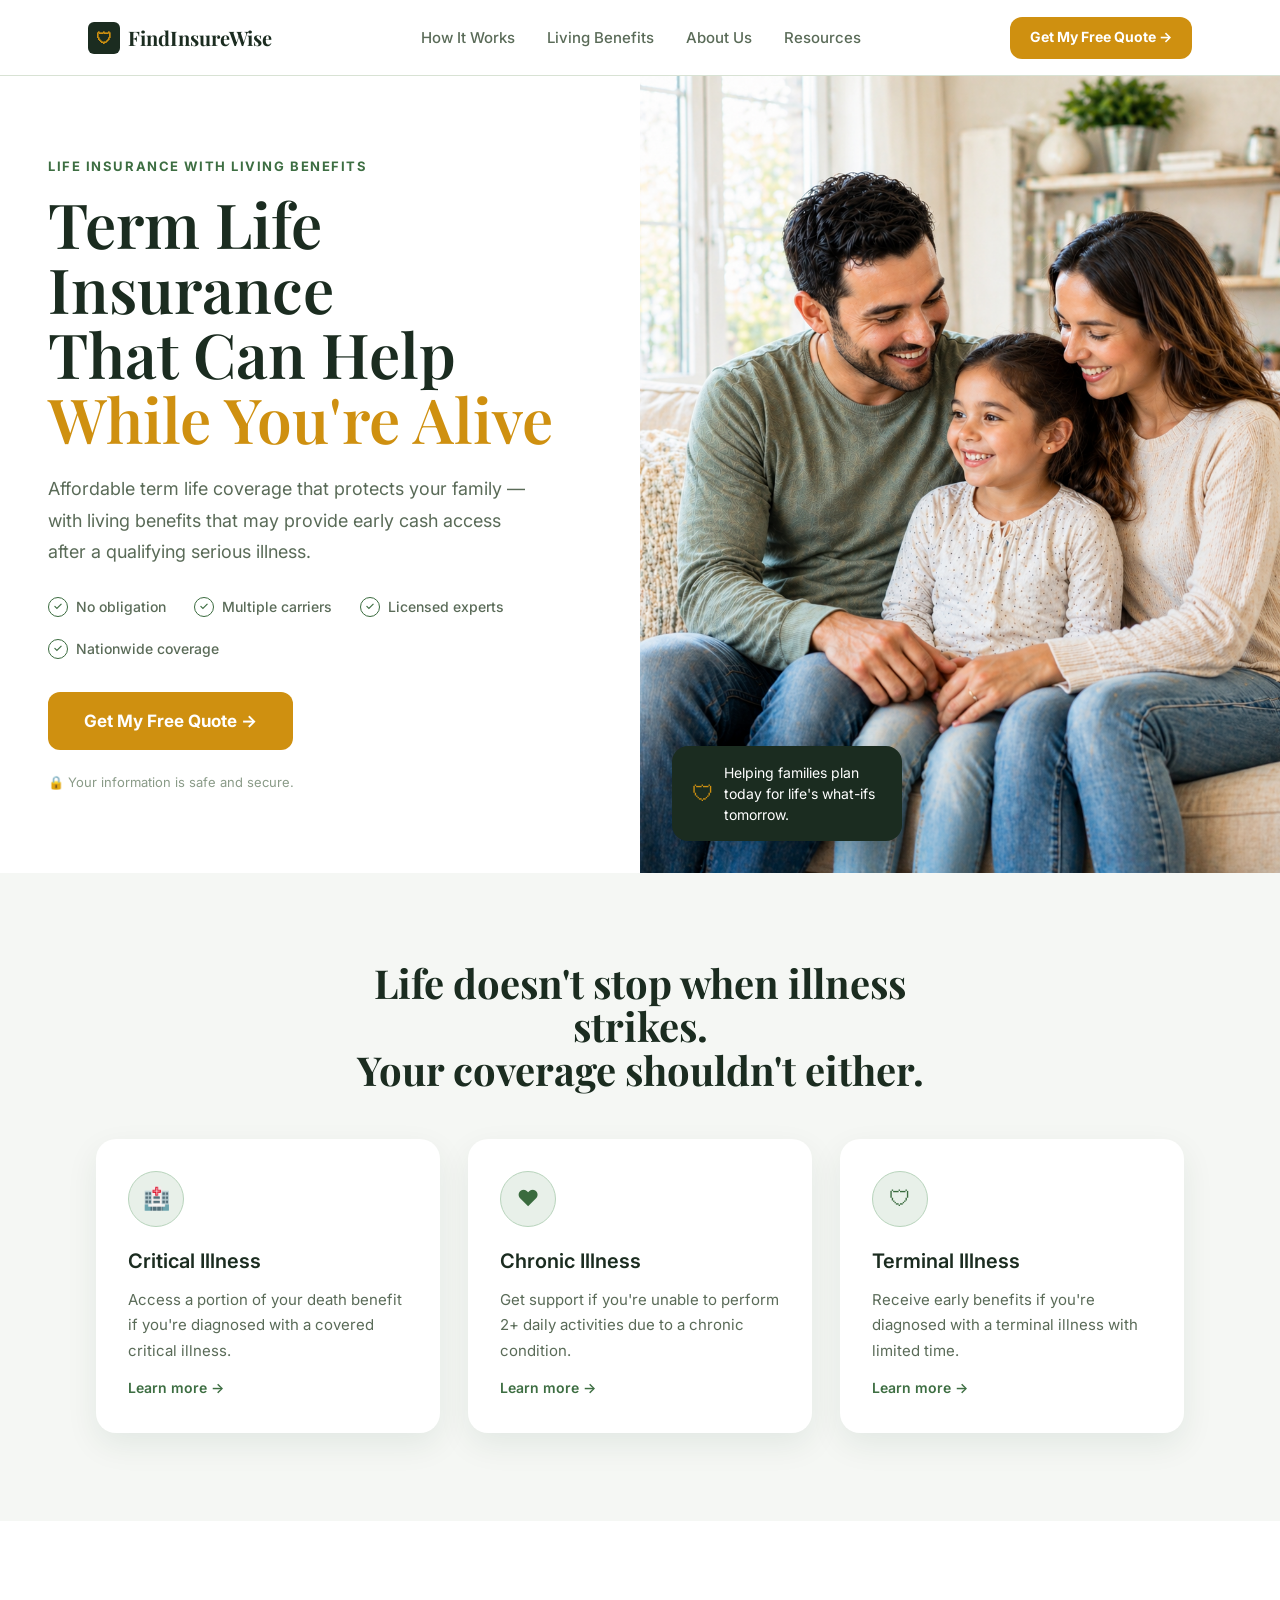
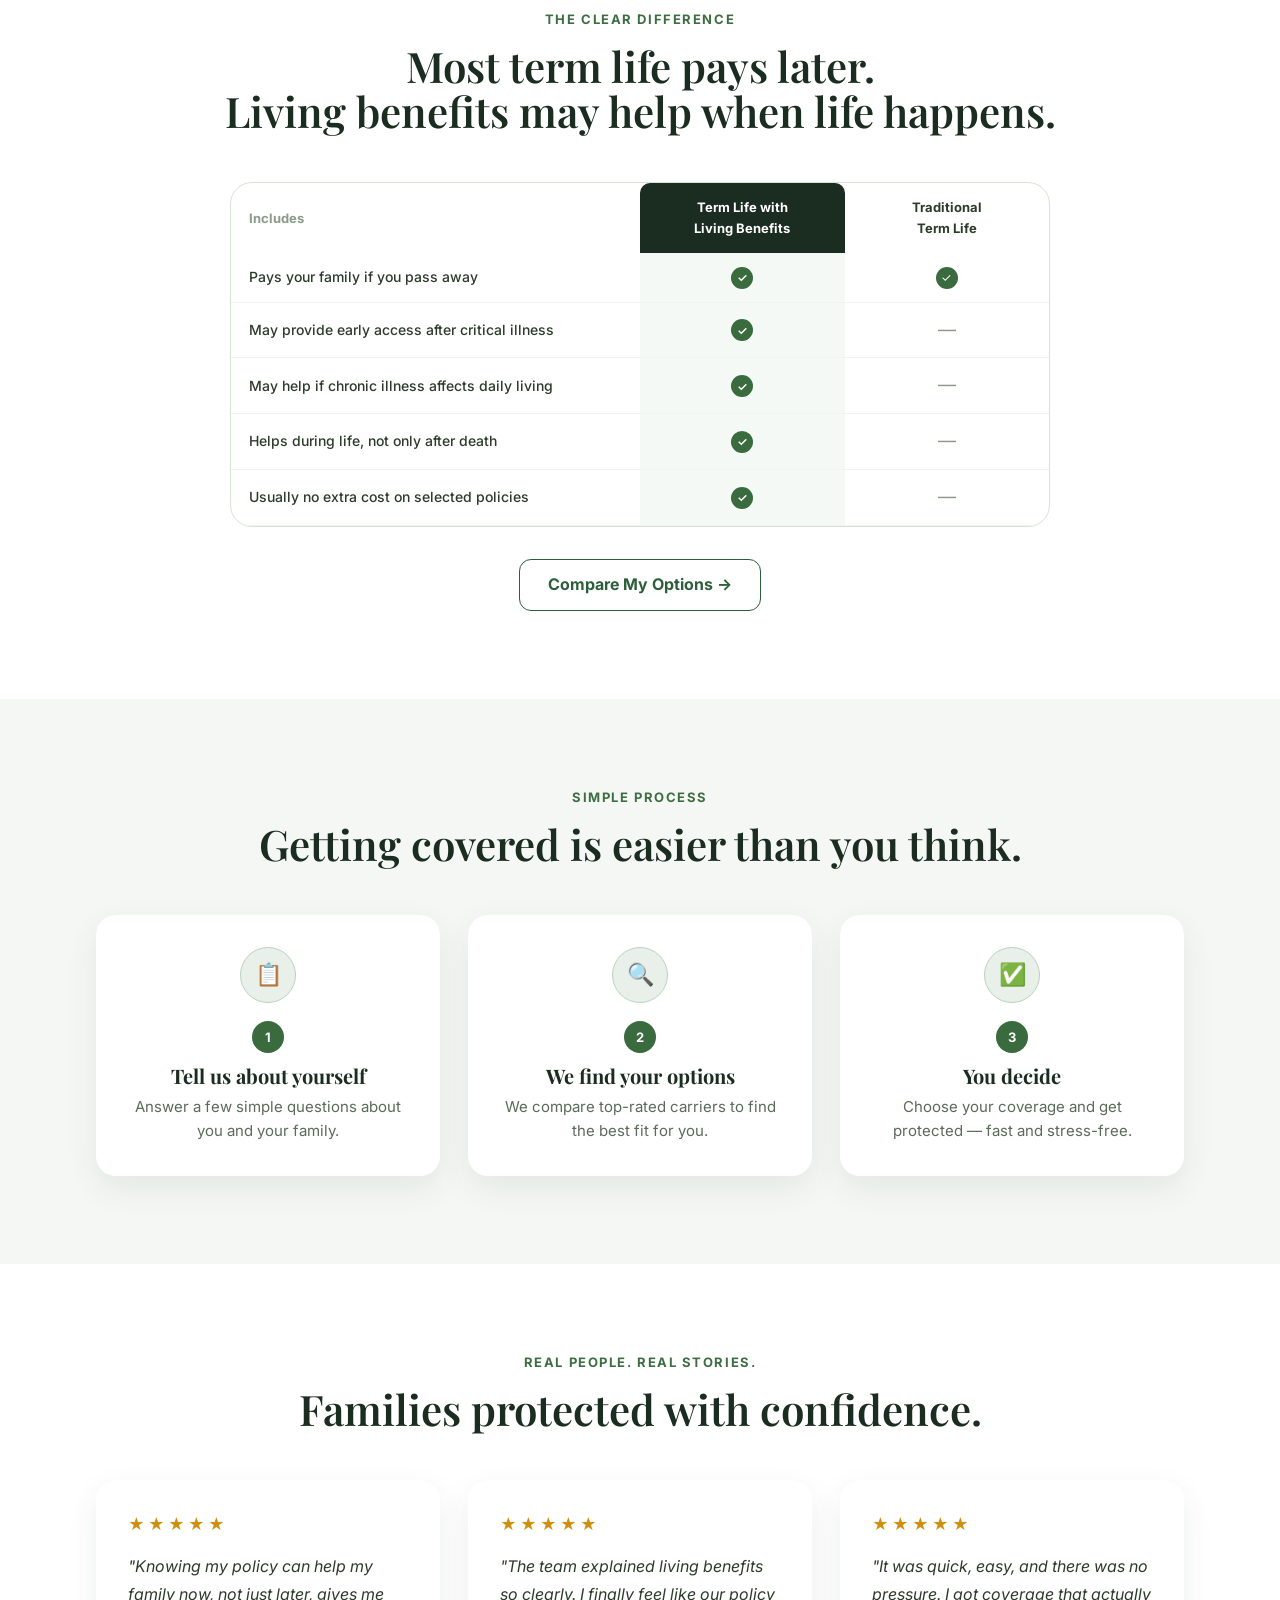
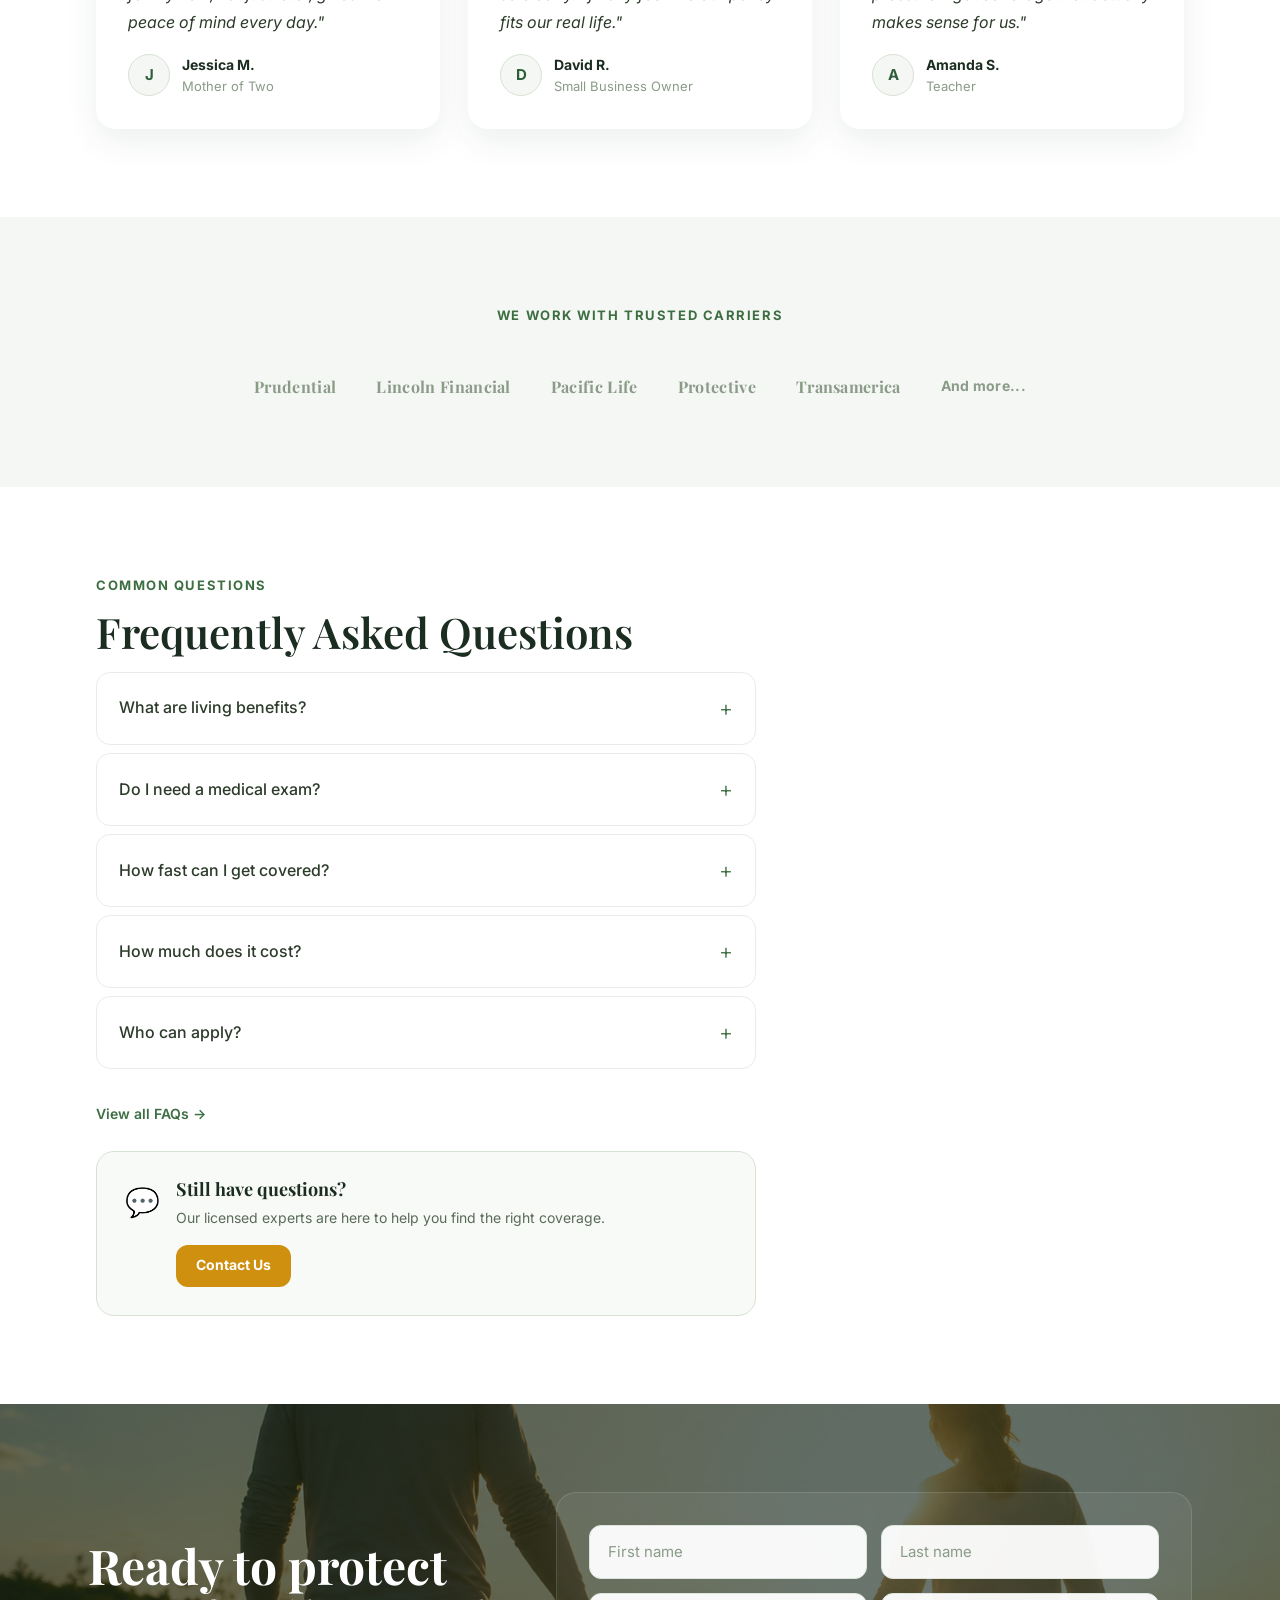
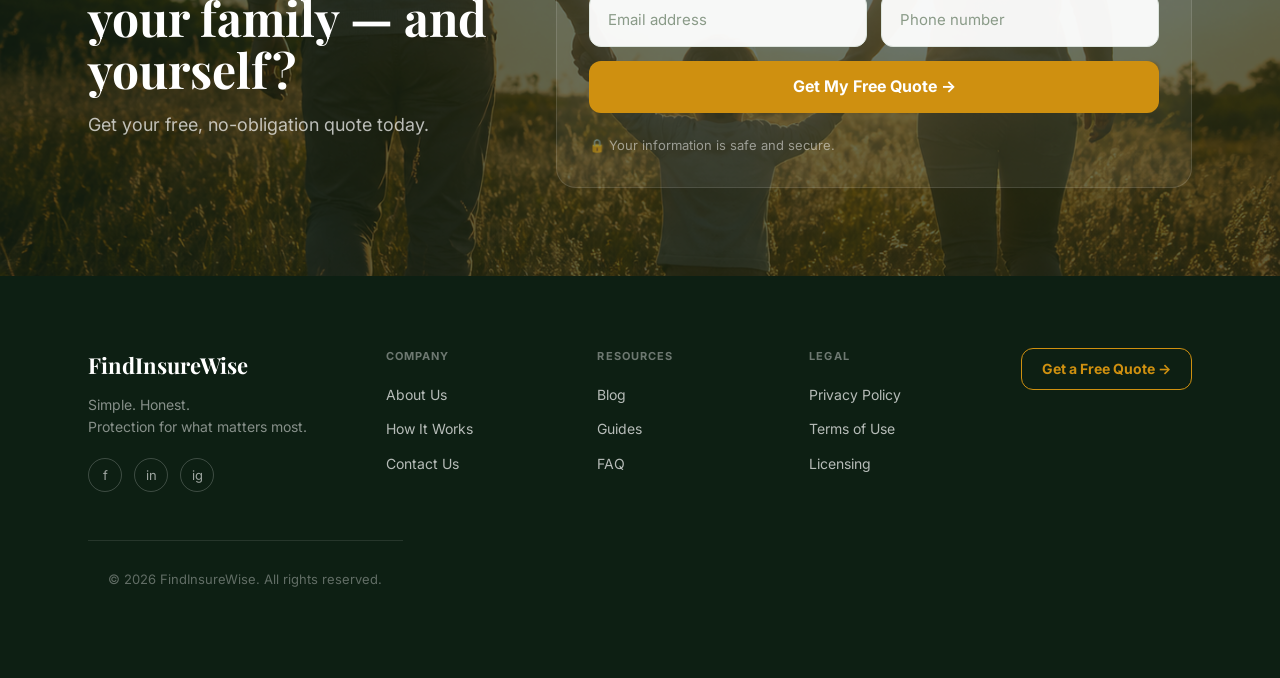
<file: pages/home.html>
<!DOCTYPE html>
<html lang="en">
<head>
  <meta charset="UTF-8" />
  <meta name="viewport" content="width=device-width, initial-scale=1.0" />
  <title>Term Life Insurance with Living Benefits — FindInsureWise</title>
  <link rel="stylesheet" href="shared.css" />
  <style>
    /* ── Hero ── */
    .hero {
      display: grid;
      grid-template-columns: 1fr 1fr;
      min-height: 620px;
      background: #fff;
      overflow: hidden;
    }
    .hero-left {
      padding: 80px 56px 80px 48px;
      display: flex;
      flex-direction: column;
      justify-content: center;
    }
    .hero-h1 { font-size: 62px; font-weight: 600; line-height: 1.05; margin-bottom: 22px; }
    .hero-h1 .gold { color: var(--color-gold); }
    .hero-body { font-size: 18px; color: var(--color-text-2); line-height: 1.75; max-width: 480px; margin-bottom: 28px; }
    .hero-trust { margin-bottom: 32px; }
    .hero-cta { display: flex; flex-direction: column; align-items: flex-start; gap: 10px; }
    .hero-right { position: relative; overflow: hidden; }
    .hero-right img { width: 100%; height: 100%; object-fit: cover; }
    .hero-badge {
      position: absolute;
      bottom: 32px; left: 32px;
      background: var(--color-heading);
      color: #fff;
      border-radius: 16px;
      padding: 16px 20px;
      max-width: 230px;
      font-size: 14px; line-height: 1.5;
      box-shadow: 0 12px 32px rgba(0,0,0,0.25);
      display: flex; align-items: center; gap: 10px;
    }
    .hero-badge .icon { font-size: 22px; color: var(--color-gold); flex-shrink: 0; }

    /* ── Benefits section ── */
    .benefits-intro {
      text-align: center;
      max-width: 640px;
      margin: 0 auto 48px;
    }
    .benefits-intro h2 { font-size: 40px; }

    /* ── Comparison ── */
    .comparison-wrap {
      background: #fff;
      border: 1px solid var(--color-border);
      border-radius: 22px;
      padding: 0 0 0;
      overflow: hidden;
      max-width: 820px;
      margin: 0 auto 32px;
    }
    .comparison-cta { text-align: center; }

    /* ── Process ── */
    .process-cards { display: grid; grid-template-columns: repeat(3,1fr); gap: 28px; position: relative; }
    .process-card { text-align: center; }
    .process-card .icon-circle { margin: 0 auto 18px; }
    .process-card h3 { font-size: 20px; margin-bottom: 8px; }
    .process-card p  { font-size: 15px; color: var(--color-text-2); line-height: 1.65; }

    /* ── Testimonials ── */
    .testimonials-grid { display: grid; grid-template-columns: repeat(3,1fr); gap: 28px; }

    /* ── Carriers ── */
    .carrier-logos {
      display: flex;
      flex-wrap: wrap;
      justify-content: center;
      align-items: center;
      gap: 40px;
      margin-top: 12px;
    }
    .carrier-logo {
      font-family: var(--font-serif);
      font-size: 16px;
      font-weight: 700;
      color: var(--color-text-3);
      letter-spacing: 0.02em;
    }

    /* ── FAQ ── */
    .faq-wrap { display: grid; grid-template-columns: 1fr 380px; gap: 48px; align-items: start; }
    .help-card {
      background: #f8faf7;
      border: 1px solid var(--color-border);
      border-radius: 18px;
      padding: 28px;
      display: flex;
      gap: 16px;
      align-items: flex-start;
      margin-top: 24px;
    }
    .help-card-icon { font-size: 28px; color: var(--color-eyebrow); flex-shrink: 0; }
    .help-card h3 { font-size: 18px; font-weight: 700; color: var(--color-heading); margin-bottom: 6px; }
    .help-card p  { font-size: 14px; color: var(--color-text-2); line-height: 1.65; margin-bottom: 16px; }

    /* ── Final CTA ── */
    .final-cta {
      position: relative;
      overflow: hidden;
      background: var(--color-footer-bg);
    }
    .final-cta-photo {
      position: absolute; inset: 0;
    }
    .final-cta-photo img { width: 100%; height: 100%; object-fit: cover; opacity: 0.35; }
    .final-cta-inner {
      position: relative; z-index: 1;
      display: grid;
      grid-template-columns: 1fr 1fr;
      gap: 60px;
      align-items: center;
      max-width: var(--max-w);
      margin: 0 auto;
      padding: 88px 48px;
    }
    .final-cta-copy h2 { font-size: 48px; color: #fff; margin-bottom: 16px; }
    .final-cta-copy p  { font-size: 18px; color: rgba(255,255,255,0.7); }
    .final-cta-form { background: rgba(255,255,255,0.06); border: 1px solid rgba(255,255,255,0.12); border-radius: 20px; padding: 32px; }
    .final-cta-form .form-input { background: rgba(255,255,255,0.95); }
    .final-cta-form .form-input::placeholder { color: var(--color-text-3); }
    .final-cta-form .secure-note { color: rgba(255,255,255,0.5); }

  @media (max-width: 768px) {
    .hero { grid-template-columns: 1fr; min-height: auto; }
    .hero-right { display: none; }
    .hero-left { padding: 52px 20px 44px; }
    .hero-h1 { font-size: 40px; }
    .hero-body { font-size: 16px; }
    .hero-cta .btn { width: 100%; justify-content: center; }
    .process-cards { grid-template-columns: 1fr; }
    .testimonials-grid { grid-template-columns: 1fr; }
    .faq-wrap { grid-template-columns: 1fr; gap: 0; }
    .faq-wrap > div:last-child { display: none; }
    .final-cta-photo { display: none; }
    .final-cta-inner { grid-template-columns: 1fr; gap: 32px; padding: 56px 20px; }
    .final-cta-copy h2 { font-size: 32px; }
    .final-cta-form { background: rgba(255,255,255,0.08); }
    .final-cta-form .btn { width: 100%; }
  }
  </style>
</head>
<body>

<!-- ── Header ── -->
<header class="site-header">
  <div class="container">
    <a href="home.html" class="header-logo">
      <div class="logo-icon">🛡</div>
      FindInsureWise
    </a>
    <nav class="header-nav">
      <a href="#">How It Works</a>
      <a href="buying-guides.html">Living Benefits</a>
      <a href="#">About Us</a>
      <a href="blog-landing.html">Resources</a>
    </nav>
    <a href="#quote" class="btn btn-gold btn-sm">Get My Free Quote →</a>
  </div>
</header>

<!-- ── Hero ── -->
<section class="hero">
  <div class="hero-left">
    <span class="eyebrow">Life Insurance with Living Benefits</span>
    <h1 class="hero-h1">
      Term Life Insurance<br />
      That Can Help<br />
      <span class="gold">While You're Alive</span>
    </h1>
    <p class="hero-body">Affordable term life coverage that protects your family — with living benefits that may provide early cash access after a qualifying serious illness.</p>
    <div class="trust-row hero-trust">
      <div class="trust-item"><div class="trust-check">✓</div> No obligation</div>
      <div class="trust-item"><div class="trust-check">✓</div> Multiple carriers</div>
      <div class="trust-item"><div class="trust-check">✓</div> Licensed experts</div>
      <div class="trust-item"><div class="trust-check">✓</div> Nationwide coverage</div>
    </div>
    <div class="hero-cta">
      <a href="#quote" class="btn btn-gold btn-lg">Get My Free Quote →</a>
      <div class="secure-note">🔒 Your information is safe and secure.</div>
    </div>
  </div>
  <div class="hero-right">
    <img src="assets/home-hero-desktop.png" alt="Happy family at home" />
    <div class="hero-badge">
      <span class="icon">🛡</span>
      Helping families plan today for life's what-ifs tomorrow.
    </div>
  </div>
</section>

<!-- ── Living Benefits ── -->
<section class="section alt">
  <div class="container">
    <div class="benefits-intro">
      <h2>Life doesn't stop when illness strikes.<br />Your coverage shouldn't either.</h2>
    </div>
    <div class="card-grid-3">
      <div class="card">
        <div class="icon-circle">🏥</div>
        <div class="card-title">Critical Illness</div>
        <p class="card-body">Access a portion of your death benefit if you're diagnosed with a covered critical illness.</p>
        <a href="buying-guides.html" class="card-link">Learn more →</a>
      </div>
      <div class="card">
        <div class="icon-circle">❤️</div>
        <div class="card-title">Chronic Illness</div>
        <p class="card-body">Get support if you're unable to perform 2+ daily activities due to a chronic condition.</p>
        <a href="buying-guides.html" class="card-link">Learn more →</a>
      </div>
      <div class="card">
        <div class="icon-circle">🛡</div>
        <div class="card-title">Terminal Illness</div>
        <p class="card-body">Receive early benefits if you're diagnosed with a terminal illness with limited time.</p>
        <a href="buying-guides.html" class="card-link">Learn more →</a>
      </div>
    </div>
  </div>
</section>

<!-- ── Comparison ── -->
<section class="section">
  <div class="container">
    <div class="section-header centered">
      <span class="eyebrow">The Clear Difference</span>
      <h2 class="section-title">Most term life pays later.<br />Living benefits may help when life happens.</h2>
    </div>
    <div class="comparison-wrap">
      <table class="comparison-table">
        <thead>
          <tr>
            <th style="width:50%; text-align:left; padding:16px 18px; font-size:13px; color:var(--color-text-3);">Includes</th>
            <th class="col-highlight" style="width:25%;">Term Life with<br />Living Benefits</th>
            <th style="width:25%;">Traditional<br />Term Life</th>
          </tr>
        </thead>
        <tbody>
          <tr>
            <td>Pays your family if you pass away</td>
            <td class="col-highlight"><span class="check-icon">✓</span></td>
            <td class="col-other"><span class="check-icon">✓</span></td>
          </tr>
          <tr>
            <td>May provide early access after critical illness</td>
            <td class="col-highlight"><span class="check-icon">✓</span></td>
            <td class="col-other"><span class="dash">—</span></td>
          </tr>
          <tr>
            <td>May help if chronic illness affects daily living</td>
            <td class="col-highlight"><span class="check-icon">✓</span></td>
            <td class="col-other"><span class="dash">—</span></td>
          </tr>
          <tr>
            <td>Helps during life, not only after death</td>
            <td class="col-highlight"><span class="check-icon">✓</span></td>
            <td class="col-other"><span class="dash">—</span></td>
          </tr>
          <tr>
            <td>Usually no extra cost on selected policies</td>
            <td class="col-highlight"><span class="check-icon">✓</span></td>
            <td class="col-other"><span class="dash">—</span></td>
          </tr>
        </tbody>
      </table>
    </div>
    <div class="comparison-cta">
      <a href="#quote" class="btn btn-outline-green">Compare My Options →</a>
    </div>
  </div>
</section>

<!-- ── Process ── -->
<section class="section alt">
  <div class="container">
    <div class="section-header centered">
      <span class="eyebrow">Simple Process</span>
      <h2 class="section-title">Getting covered is easier than you think.</h2>
    </div>
    <div class="process-cards">
      <div class="card process-card">
        <div class="icon-circle">📋</div>
        <div class="step-number" style="margin: 0 auto 12px;">1</div>
        <h3>Tell us about yourself</h3>
        <p>Answer a few simple questions about you and your family.</p>
      </div>
      <div class="card process-card">
        <div class="icon-circle">🔍</div>
        <div class="step-number" style="margin: 0 auto 12px;">2</div>
        <h3>We find your options</h3>
        <p>We compare top-rated carriers to find the best fit for you.</p>
      </div>
      <div class="card process-card">
        <div class="icon-circle">✅</div>
        <div class="step-number" style="margin: 0 auto 12px;">3</div>
        <h3>You decide</h3>
        <p>Choose your coverage and get protected — fast and stress-free.</p>
      </div>
    </div>
  </div>
</section>

<!-- ── Testimonials ── -->
<section class="section">
  <div class="container">
    <div class="section-header centered">
      <span class="eyebrow">Real People. Real Stories.</span>
      <h2 class="section-title">Families protected with confidence.</h2>
    </div>
    <div class="testimonials-grid">
      <div class="card">
        <div class="stars">★★★★★</div>
        <p class="review-quote">"Knowing my policy can help my family now, not just later, gives me peace of mind every day."</p>
        <div class="review-author">
          <div class="author-avatar">J</div>
          <div><div class="author-name">Jessica M.</div><div class="author-role">Mother of Two</div></div>
        </div>
      </div>
      <div class="card">
        <div class="stars">★★★★★</div>
        <p class="review-quote">"The team explained living benefits so clearly. I finally feel like our policy fits our real life."</p>
        <div class="review-author">
          <div class="author-avatar">D</div>
          <div><div class="author-name">David R.</div><div class="author-role">Small Business Owner</div></div>
        </div>
      </div>
      <div class="card">
        <div class="stars">★★★★★</div>
        <p class="review-quote">"It was quick, easy, and there was no pressure. I got coverage that actually makes sense for us."</p>
        <div class="review-author">
          <div class="author-avatar">A</div>
          <div><div class="author-name">Amanda S.</div><div class="author-role">Teacher</div></div>
        </div>
      </div>
    </div>
  </div>
</section>

<!-- ── Carrier Logos ── -->
<section class="section alt">
  <div class="container">
    <div class="section-header centered">
      <span class="eyebrow">We Work with Trusted Carriers</span>
    </div>
    <div class="carrier-logos">
      <span class="carrier-logo">Prudential</span>
      <span class="carrier-logo">Lincoln Financial</span>
      <span class="carrier-logo">Pacific Life</span>
      <span class="carrier-logo">Protective</span>
      <span class="carrier-logo">Transamerica</span>
      <span class="carrier-logo" style="color:var(--color-text-3); font-family:var(--font-sans); font-size:14px;">And more...</span>
    </div>
  </div>
</section>

<!-- ── FAQ ── -->
<section class="section">
  <div class="container">
    <div class="faq-wrap">
      <div>
        <span class="eyebrow">Common Questions</span>
        <h2 class="section-title">Frequently Asked Questions</h2>
        <div class="accordion">
          <details class="faq-item">
            <summary>What are living benefits?</summary>
            <div class="faq-answer">Living benefits are riders or built-in features that allow you to access a portion of your death benefit while you're still alive if you're diagnosed with a qualifying critical, chronic, or terminal illness.</div>
          </details>
          <details class="faq-item">
            <summary>Do I need a medical exam?</summary>
            <div class="faq-answer">Many policies offer simplified or no-exam options. The requirement depends on your age, health, and the coverage amount you're applying for. We'll help you find the best fit.</div>
          </details>
          <details class="faq-item">
            <summary>How fast can I get covered?</summary>
            <div class="faq-answer">Some policies can be approved in as little as 24–48 hours. Coverage timelines vary by carrier and the underwriting process required for your application.</div>
          </details>
          <details class="faq-item">
            <summary>How much does it cost?</summary>
            <div class="faq-answer">Premiums depend on your age, health, coverage amount, and term length. Many families are surprised by how affordable coverage can be — especially when obtained at a younger age.</div>
          </details>
          <details class="faq-item">
            <summary>Who can apply?</summary>
            <div class="faq-answer">Most adults between 18 and 70 can apply. Eligibility varies by carrier and health profile. Our licensed advisors will help match you with the right carrier for your situation.</div>
          </details>
        </div>
        <div style="margin-top: 20px;">
          <a href="faq.html" class="card-link">View all FAQs →</a>
        </div>
        <div class="help-card">
          <div class="help-card-icon">💬</div>
          <div>
            <h3>Still have questions?</h3>
            <p>Our licensed experts are here to help you find the right coverage.</p>
            <a href="contact.html" class="btn btn-gold btn-sm">Contact Us</a>
          </div>
        </div>
      </div>
      <div></div>
    </div>
  </div>
</section>

<!-- ── Final CTA ── -->
<section class="final-cta" id="quote">
  <div class="final-cta-photo">
    <img src="assets/home-footer-contact.png" alt="" />
  </div>
  <div class="final-cta-inner">
    <div class="final-cta-copy">
      <h2>Ready to protect your family — and yourself?</h2>
      <p>Get your free, no-obligation quote today.</p>
    </div>
    <div class="final-cta-form">
      <div class="form-grid" style="margin-bottom:14px;">
        <div class="form-field">
          <input class="form-input" type="text" placeholder="First name" />
        </div>
        <div class="form-field">
          <input class="form-input" type="text" placeholder="Last name" />
        </div>
        <div class="form-field">
          <input class="form-input" type="email" placeholder="Email address" />
        </div>
        <div class="form-field">
          <input class="form-input" type="tel" placeholder="Phone number" />
        </div>
      </div>
      <a href="#" class="btn btn-gold" style="width:100%; margin-bottom:10px;">Get My Free Quote →</a>
      <div class="secure-note">🔒 Your information is safe and secure.</div>
    </div>
  </div>
</section>

<!-- ── Footer ── -->
<footer class="site-footer">
  <div class="container">
    <div>
      <div class="footer-brand-name">FindInsureWise</div>
      <p class="footer-tagline">Simple. Honest.<br />Protection for what matters most.</p>
      <div class="footer-social">
        <a href="#">f</a><a href="#">in</a><a href="#">ig</a>
      </div>
    </div>
    <div>
      <div class="footer-col-title">Company</div>
      <div class="footer-links">
        <a href="#">About Us</a>
        <a href="#">How It Works</a>
        <a href="contact.html">Contact Us</a>
      </div>
    </div>
    <div>
      <div class="footer-col-title">Resources</div>
      <div class="footer-links">
        <a href="blog-landing.html">Blog</a>
        <a href="buying-guides.html">Guides</a>
        <a href="faq.html">FAQ</a>
      </div>
    </div>
    <div>
      <div class="footer-col-title">Legal</div>
      <div class="footer-links">
        <a href="#">Privacy Policy</a>
        <a href="#">Terms of Use</a>
        <a href="#">Licensing</a>
      </div>
    </div>
    <div>
      <a href="#quote" class="btn btn-outline-gold btn-sm">Get a Free Quote →</a>
    </div>
  </div>
  <div class="container">
    <div class="footer-bottom">© 2026 FindInsureWise. All rights reserved.</div>
  </div>
</footer>

</body>
</html>
</file>
<file: pages/shared.css>
/* ============================================================
   FindInsureWise — Shared CSS
   Design system tokens + all reusable components
   ============================================================ */

@import url('https://fonts.googleapis.com/css2?family=Playfair+Display:ital,wght@0,400;0,600;0,700;1,400&family=Inter:wght@400;500;600;700&display=swap');

/* ── Variables ─────────────────────────────────────────────── */
:root {
  --color-heading:    #1b2c20;
  --color-footer-bg:  #0d1f13;
  --color-action:     #2c5f3a;
  --color-eyebrow:    #3d6e42;
  --color-accent:     #3a6b3e;
  --color-gold:       #cf9010;
  --color-gold-hover: #b07a08;
  --color-gold-bg:    #fef6e7;
  --color-gold-border:#e8c98b;
  --color-bg-page:    #ffffff;
  --color-bg-section: #f5f7f4;
  --color-bg-card:    #ffffff;
  --color-border:     #d8e2d4;
  --color-text-1:     #2c3b2a;
  --color-text-2:     #5a6b58;
  --color-text-3:     #8a9b88;
  --font-serif:       "Playfair Display", Georgia, serif;
  --font-sans:        "Inter", system-ui, sans-serif;
  --radius-card:      20px;
  --radius-btn:       12px;
  --shadow-card:      0 12px 32px rgba(18,61,42,0.08);
  --shadow-card-sm:   0 8px 24px rgba(44,59,42,0.04);
  --max-w:            1200px;
  --section-pad:      88px 48px;
  --section-pad-sm:   64px 48px;
}

/* ── Reset ─────────────────────────────────────────────────── */
*, *::before, *::after { box-sizing: border-box; margin: 0; padding: 0; }
body { font-family: var(--font-sans); background: var(--color-bg-page); color: var(--color-text-1); line-height: 1.6; -webkit-font-smoothing: antialiased; }
img { max-width: 100%; display: block; }
a { color: inherit; text-decoration: none; }
ul { list-style: none; }
button { cursor: pointer; font-family: var(--font-sans); border: none; background: none; }

/* ── Typography helpers ────────────────────────────────────── */
h1, h2, h3, h4 { font-family: var(--font-serif); color: var(--color-heading); line-height: 1.08; }
.eyebrow {
  display: block;
  font-size: 13px;
  font-weight: 700;
  letter-spacing: 0.12em;
  text-transform: uppercase;
  color: var(--color-eyebrow);
  margin-bottom: 14px;
}
.section-title { font-size: 42px; font-weight: 600; margin-bottom: 16px; }
.section-sub   { font-size: 18px; line-height: 1.75; color: var(--color-text-2); margin-bottom: 40px; }

/* ── Layout ────────────────────────────────────────────────── */
.container { max-width: var(--max-w); margin: 0 auto; padding: 0 48px; }
.section   { padding: var(--section-pad); }
.section.alt { background: var(--color-bg-section); }
.section-header { margin-bottom: 48px; }
.section-header.centered { text-align: center; }

/* ── Buttons ───────────────────────────────────────────────── */
.btn {
  display: inline-flex;
  align-items: center;
  justify-content: center;
  gap: 6px;
  height: 52px;
  padding: 0 28px;
  border-radius: var(--radius-btn);
  font-family: var(--font-sans);
  font-size: 16px;
  font-weight: 700;
  transition: background 0.2s, transform 0.15s, opacity 0.2s;
  white-space: nowrap;
  cursor: pointer;
  border: none;
}
.btn:hover { transform: translateY(-1px); }
.btn-gold           { background: var(--color-gold); color: #fff; }
.btn-gold:hover     { background: var(--color-gold-hover); }
.btn-action         { background: var(--color-action); color: #fff; }
.btn-action:hover   { background: #224d2e; }
.btn-outline-green  { background: transparent; border: 1.5px solid var(--color-action); color: var(--color-action); }
.btn-outline-green:hover { background: #f0f7f3; }
.btn-outline-gold   { background: transparent; border: 1.5px solid var(--color-gold); color: var(--color-gold); }
.btn-outline-gold:hover  { background: var(--color-gold-bg); }
.btn-sm { height: 42px; padding: 0 20px; font-size: 14px; }
.btn-lg { height: 58px; padding: 0 36px; font-size: 17px; }

/* ── Header ────────────────────────────────────────────────── */
.site-header {
  height: 76px;
  background: #fff;
  border-bottom: 1px solid var(--color-border);
  position: sticky;
  top: 0;
  z-index: 100;
  display: flex;
  align-items: center;
}
.site-header .container { display: flex; align-items: center; justify-content: space-between; width: 100%; }
.header-logo {
  font-family: var(--font-serif);
  font-size: 20px;
  font-weight: 700;
  color: var(--color-heading);
  display: flex;
  align-items: center;
  gap: 8px;
}
.header-logo .logo-icon {
  width: 32px;
  height: 32px;
  background: var(--color-heading);
  border-radius: 6px;
  display: flex;
  align-items: center;
  justify-content: center;
  color: var(--color-gold);
  font-size: 16px;
  flex-shrink: 0;
}
.header-nav { display: flex; align-items: center; gap: 32px; }
.header-nav a { font-size: 15px; font-weight: 500; color: var(--color-text-2); transition: color 0.15s; }
.header-nav a:hover { color: var(--color-heading); }

/* ── Footer ────────────────────────────────────────────────── */
.site-footer {
  background: var(--color-footer-bg);
  color: #fff;
  padding: 72px 0 40px;
}
.site-footer .container { display: grid; grid-template-columns: 1.5fr 1fr 1fr 1fr auto; gap: 40px; align-items: start; margin-bottom: 48px; }
.footer-brand-name { font-family: var(--font-serif); font-size: 22px; font-weight: 700; margin-bottom: 10px; }
.footer-tagline { font-size: 14px; color: rgba(255,255,255,0.5); line-height: 1.6; margin-bottom: 20px; }
.footer-social { display: flex; gap: 12px; }
.footer-social a {
  width: 34px; height: 34px;
  border: 1px solid rgba(255,255,255,0.2);
  border-radius: 50%;
  display: flex; align-items: center; justify-content: center;
  font-size: 13px; color: rgba(255,255,255,0.6);
  transition: border-color 0.15s, color 0.15s;
}
.footer-social a:hover { border-color: #fff; color: #fff; }
.footer-col-title { font-size: 11px; font-weight: 700; letter-spacing: 0.1em; text-transform: uppercase; color: rgba(255,255,255,0.4); margin-bottom: 18px; }
.footer-links { display: flex; flex-direction: column; gap: 12px; }
.footer-links a { font-size: 14px; color: rgba(255,255,255,0.7); transition: color 0.15s; }
.footer-links a:hover { color: #fff; }
.footer-bottom { border-top: 1px solid rgba(255,255,255,0.1); padding-top: 28px; text-align: center; font-size: 13px; color: rgba(255,255,255,0.35); }

/* ── Cards ─────────────────────────────────────────────────── */
.card {
  background: var(--color-bg-card);
  border-radius: var(--radius-card);
  box-shadow: var(--shadow-card);
  padding: 32px;
}
.card-bordered {
  background: var(--color-bg-card);
  border: 1px solid var(--color-border);
  border-radius: 18px;
  box-shadow: var(--shadow-card-sm);
  padding: 28px;
}
.icon-circle {
  width: 56px; height: 56px;
  border-radius: 50%;
  background: #e8f0e9;
  border: 1px solid #b8d4bc;
  display: flex; align-items: center; justify-content: center;
  font-size: 22px;
  color: var(--color-accent);
  margin-bottom: 18px;
  flex-shrink: 0;
}
.card-title { font-size: 20px; font-weight: 600; color: var(--color-heading); margin-bottom: 10px; }
.card-body  { font-size: 15px; color: var(--color-text-2); line-height: 1.7; }
.card-link  { display: inline-block; margin-top: 14px; font-size: 14px; font-weight: 600; color: var(--color-eyebrow); }
.card-link:hover { text-decoration: underline; }

/* ── Card grid ─────────────────────────────────────────────── */
.card-grid-3 { display: grid; grid-template-columns: repeat(3,1fr); gap: 28px; }
.card-grid-2 { display: grid; grid-template-columns: repeat(2,1fr); gap: 28px; }

/* ── Step circle ───────────────────────────────────────────── */
.step-number {
  width: 32px; height: 32px;
  border-radius: 50%;
  background: var(--color-accent);
  color: #fff;
  font-size: 13px;
  font-weight: 700;
  display: flex; align-items: center; justify-content: center;
  margin-bottom: 14px;
  flex-shrink: 0;
}

/* ── Review card ───────────────────────────────────────────── */
.stars { color: var(--color-gold); letter-spacing: 3px; font-size: 16px; margin-bottom: 14px; }
.review-quote { font-size: 16px; line-height: 1.75; color: var(--color-text-1); font-style: italic; margin-bottom: 18px; }
.review-author { display: flex; align-items: center; gap: 12px; }
.author-avatar {
  width: 42px; height: 42px;
  border-radius: 50%;
  background: var(--color-bg-section);
  border: 1px solid var(--color-border);
  display: flex; align-items: center; justify-content: center;
  font-weight: 700; font-size: 15px; color: var(--color-action);
  flex-shrink: 0;
}
.author-name { font-size: 14px; font-weight: 700; color: var(--color-heading); }
.author-role { font-size: 13px; color: var(--color-text-3); }

/* ── Trust bullets ─────────────────────────────────────────── */
.trust-row { display: flex; flex-wrap: wrap; gap: 20px 28px; }
.trust-item { display: flex; align-items: center; gap: 8px; font-size: 14px; font-weight: 500; color: var(--color-text-2); }
.trust-check {
  width: 20px; height: 20px;
  border-radius: 50%;
  border: 1.5px solid var(--color-accent);
  color: var(--color-accent);
  font-size: 11px;
  display: flex; align-items: center; justify-content: center;
  flex-shrink: 0;
}
.secure-note {
  display: flex; align-items: center; gap: 6px;
  font-size: 13px; color: var(--color-text-3);
  margin-top: 12px;
}

/* ── Forms ─────────────────────────────────────────────────── */
.form-grid { display: grid; grid-template-columns: 1fr 1fr; gap: 14px; }
.form-field { display: flex; flex-direction: column; gap: 6px; }
.form-field label { font-size: 13px; font-weight: 600; color: var(--color-text-1); }
.form-field.full { grid-column: 1 / -1; }
.form-input {
  height: 54px;
  border: 1px solid #dde5de;
  border-radius: var(--radius-btn);
  padding: 0 18px;
  font-size: 15px;
  font-family: var(--font-sans);
  background: #fff;
  color: var(--color-text-1);
  outline: none;
  transition: border-color 0.2s;
}
.form-input::placeholder { color: var(--color-text-3); }
.form-input:focus { border-color: var(--color-action); box-shadow: 0 0 0 3px rgba(44,95,58,0.08); }
.form-textarea {
  min-height: 130px;
  padding: 14px 18px;
  resize: vertical;
  border: 1px solid #dde5de;
  border-radius: var(--radius-btn);
  font-size: 15px;
  font-family: var(--font-sans);
  background: #fff;
  color: var(--color-text-1);
  outline: none;
  transition: border-color 0.2s;
  grid-column: 1 / -1;
}
.form-textarea:focus { border-color: var(--color-action); }

/* ── Search bar ────────────────────────────────────────────── */
.search-bar {
  display: flex;
  align-items: center;
  gap: 10px;
  height: 52px;
  background: #fff;
  border: 1px solid var(--color-border);
  border-radius: 999px;
  padding: 0 20px;
  font-size: 15px;
  color: var(--color-text-1);
  max-width: 560px;
}
.search-bar input {
  border: none; outline: none; background: transparent;
  flex: 1; font-size: 15px; font-family: var(--font-sans); color: var(--color-text-1);
}
.search-bar input::placeholder { color: var(--color-text-3); }
.search-icon { color: var(--color-text-3); font-size: 16px; }

/* ── Topic pills ───────────────────────────────────────────── */
.pills { display: flex; flex-wrap: wrap; gap: 10px; margin-top: 20px; }
.pill {
  height: 36px; padding: 0 16px;
  border-radius: 999px;
  border: 1px solid var(--color-border);
  background: #fff;
  font-size: 14px; font-weight: 500;
  color: var(--color-text-2);
  cursor: pointer;
  transition: background 0.15s, border-color 0.15s, color 0.15s;
}
.pill:hover, .pill.active {
  background: #e8f0e9;
  border-color: #b8d4bc;
  color: var(--color-heading);
}

/* ── Accordion ─────────────────────────────────────────────── */
.accordion { display: flex; flex-direction: column; gap: 8px; }
details.faq-item { border: 1px solid #e8edea; border-radius: 14px; background: #fff; overflow: hidden; }
details.faq-item summary {
  display: flex; justify-content: space-between; align-items: center;
  padding: 18px 22px;
  font-size: 16px; font-weight: 500; color: var(--color-text-1);
  cursor: pointer;
  list-style: none;
  gap: 16px;
}
details.faq-item summary::-webkit-details-marker { display: none; }
details.faq-item summary::after {
  content: '+';
  font-size: 22px; font-weight: 300;
  color: var(--color-accent);
  flex-shrink: 0;
  transition: transform 0.2s;
}
details[open].faq-item summary::after { content: '−'; }
.faq-answer { padding: 0 22px 20px; font-size: 15px; line-height: 1.8; color: var(--color-text-2); }

/* ── Newsletter band ───────────────────────────────────────── */
.newsletter-band {
  background: var(--color-bg-section);
  border: 1px solid var(--color-border);
  border-radius: 18px;
  padding: 28px 36px;
  display: flex;
  align-items: center;
  gap: 32px;
}
.newsletter-icon {
  width: 52px; height: 52px;
  background: #e8f0e9;
  border-radius: 50%;
  display: flex; align-items: center; justify-content: center;
  font-size: 22px;
  flex-shrink: 0;
}
.newsletter-copy { flex: 1; }
.newsletter-copy strong { display: block; font-size: 18px; font-weight: 700; color: var(--color-heading); margin-bottom: 4px; }
.newsletter-copy span  { font-size: 14px; color: var(--color-text-2); }
.newsletter-form { display: flex; gap: 10px; flex-shrink: 0; }
.newsletter-form input {
  height: 44px; width: 240px;
  border: 1px solid var(--color-border);
  border-radius: 10px;
  padding: 0 16px;
  font-size: 14px;
  font-family: var(--font-sans);
  outline: none;
}
.newsletter-form input:focus { border-color: var(--color-action); }

/* ── Comparison table ──────────────────────────────────────── */
.comparison-table { width: 100%; border-collapse: collapse; }
.comparison-table th {
  padding: 14px 18px;
  font-size: 13px; font-weight: 700;
  text-align: center;
}
.comparison-table th.col-highlight {
  background: var(--color-heading);
  color: #fff;
  border-radius: 10px 10px 0 0;
}
.comparison-table td {
  padding: 13px 18px;
  font-size: 14px; color: var(--color-text-2);
  border-bottom: 1px solid #f0f4f1;
  vertical-align: middle;
}
.comparison-table td:first-child { color: var(--color-text-1); font-weight: 500; }
.comparison-table td.col-highlight { background: #f5f9f5; text-align: center; font-weight: 600; color: var(--color-accent); }
.comparison-table td.col-other  { text-align: center; color: var(--color-text-3); }
.check-icon {
  display: inline-flex; align-items: center; justify-content: center;
  width: 22px; height: 22px;
  background: var(--color-accent); color: #fff;
  border-radius: 50%; font-size: 12px;
}
.dash { color: var(--color-text-3); font-size: 18px; }

/* ── TL;DR callout ─────────────────────────────────────────── */
.tldr-box {
  background: var(--color-gold-bg);
  border: 1px solid var(--color-gold-border);
  border-radius: 18px;
  padding: 28px 32px;
  margin-bottom: 48px;
}
.tldr-header { display: flex; align-items: center; gap: 10px; margin-bottom: 16px; }
.tldr-label { font-size: 12px; font-weight: 700; letter-spacing: 0.1em; text-transform: uppercase; color: var(--color-gold); }
.tldr-items { display: flex; flex-direction: column; gap: 10px; }
.tldr-item { display: flex; align-items: flex-start; gap: 10px; font-size: 15px; color: var(--color-text-1); line-height: 1.6; }
.tldr-dot { width: 6px; height: 6px; border-radius: 50%; background: var(--color-gold); margin-top: 8px; flex-shrink: 0; }

/* ── Mid-article CTA ───────────────────────────────────────── */
.mid-cta {
  background: #f8faf7;
  border: 1px solid var(--color-border);
  border-radius: 16px;
  padding: 24px 28px;
  display: flex;
  align-items: center;
  justify-content: space-between;
  gap: 20px;
  margin: 40px 0;
}
.mid-cta-text { font-size: 16px; color: var(--color-text-1); max-width: 480px; line-height: 1.6; }

/* ── Sidebar ───────────────────────────────────────────────── */
.sidebar {
  position: sticky;
  top: 96px;
  display: flex;
  flex-direction: column;
  gap: 24px;
}
.sidebar-card { background: #fff; border: 1px solid var(--color-border); border-radius: 18px; padding: 24px; box-shadow: 0 4px 18px rgba(0,0,0,0.03); }
.sidebar-title { font-size: 16px; font-weight: 700; color: var(--color-heading); margin-bottom: 16px; }
.sidebar-links { display: flex; flex-direction: column; gap: 12px; }
.sidebar-links a { font-size: 14px; color: var(--color-text-2); display: flex; align-items: center; gap: 8px; }
.sidebar-links a:hover { color: var(--color-heading); }

/* ── Floating badge ────────────────────────────────────────── */
.floating-badge {
  position: absolute;
  bottom: -20px;
  left: -24px;
  background: var(--color-heading);
  color: #fff;
  border-radius: 16px;
  padding: 16px 20px;
  max-width: 240px;
  font-size: 14px;
  line-height: 1.5;
  box-shadow: 0 12px 32px rgba(0,0,0,0.2);
  display: flex;
  align-items: center;
  gap: 10px;
}
.floating-badge .badge-icon { font-size: 20px; color: var(--color-gold); flex-shrink: 0; }

/* ── Commitment card ───────────────────────────────────────── */
.commitment-item { display: flex; gap: 14px; padding: 18px 0; border-bottom: 1px solid #f0f4f1; }
.commitment-item:last-child { border-bottom: none; }
.commitment-icon { width: 40px; height: 40px; background: #e8f0e9; border-radius: 10px; display: flex; align-items: center; justify-content: center; font-size: 18px; flex-shrink: 0; color: var(--color-accent); }
.commitment-title { font-size: 15px; font-weight: 700; color: var(--color-heading); margin-bottom: 4px; }
.commitment-body  { font-size: 14px; color: var(--color-text-2); line-height: 1.6; }

/* ── Image card (situation card) ───────────────────────────── */
.img-card {
  background: #fff;
  border: 1px solid var(--color-border);
  border-radius: 18px;
  overflow: hidden;
  box-shadow: var(--shadow-card-sm);
  transition: transform 0.2s, box-shadow 0.2s;
}
.img-card:hover { transform: translateY(-3px); box-shadow: var(--shadow-card); }
.img-card-photo { width: 100%; aspect-ratio: 5/3; object-fit: cover; }
.img-card-body { padding: 20px; position: relative; }
.img-card-icon {
  position: absolute;
  top: -28px;
  left: 20px;
  width: 54px; height: 54px;
  border-radius: 50%;
  background: #e8f0e9;
  border: 2px solid #fff;
  display: flex; align-items: center; justify-content: center;
  font-size: 20px;
  color: var(--color-accent);
  box-shadow: 0 4px 12px rgba(0,0,0,0.08);
}
.img-card-title { font-size: 17px; font-weight: 700; color: var(--color-heading); margin: 8px 0 6px; font-family: var(--font-serif); }
.img-card-desc  { font-size: 14px; color: var(--color-text-2); line-height: 1.6; }
.img-card-arrow { display: inline-block; margin-top: 12px; font-size: 14px; font-weight: 600; color: var(--color-eyebrow); }

/* ── Article card (blog grid) ──────────────────────────────── */
.article-card {
  background: #fff;
  border: 1px solid var(--color-border);
  border-radius: 18px;
  overflow: hidden;
  box-shadow: var(--shadow-card-sm);
  transition: transform 0.2s;
}
.article-card:hover { transform: translateY(-3px); }
.article-thumb { width: 100%; aspect-ratio: 16/9; object-fit: cover; background: var(--color-bg-section); }
.article-body { padding: 20px; }
.article-category { font-size: 11px; font-weight: 700; letter-spacing: 0.1em; text-transform: uppercase; color: var(--color-eyebrow); margin-bottom: 8px; display: block; }
.article-title { font-family: var(--font-serif); font-size: 18px; font-weight: 600; color: var(--color-heading); margin-bottom: 8px; line-height: 1.3; }
.article-desc  { font-size: 14px; color: var(--color-text-2); line-height: 1.65; margin-bottom: 14px; }
.article-meta  { display: flex; align-items: center; gap: 8px; font-size: 12px; color: var(--color-text-3); }
.article-meta-avatar {
  width: 26px; height: 26px; border-radius: 50%;
  background: var(--color-bg-section);
  border: 1px solid var(--color-border);
  display: flex; align-items: center; justify-content: center;
  font-size: 11px; font-weight: 700; color: var(--color-action);
}

/* ── CTA band (dark) ───────────────────────────────────────── */
.cta-band {
  background: linear-gradient(135deg, #0d1f13 0%, #1b3822 50%, #0f2b1a 100%);
  border-radius: 18px;
  padding: 36px 44px;
  display: flex;
  align-items: center;
  justify-content: space-between;
  gap: 28px;
  color: #fff;
}
.cta-band-copy strong { display: block; font-family: var(--font-serif); font-size: 26px; color: #fff; margin-bottom: 6px; }
.cta-band-copy span   { font-size: 15px; color: rgba(255,255,255,0.65); }
.cta-band-trust { font-size: 12px; color: rgba(255,255,255,0.45); margin-top: 8px; display: flex; align-items: center; gap: 5px; }

/* ── Contact direct cards ──────────────────────────────────── */
.contact-card {
  background: #fff;
  border: 1px solid var(--color-border);
  border-radius: 18px;
  padding: 32px;
  display: flex;
  flex-direction: column;
  gap: 12px;
}
.contact-card-icon { font-size: 28px; color: var(--color-accent); }
.contact-card-title { font-family: var(--font-serif); font-size: 22px; font-weight: 600; color: var(--color-heading); }
.contact-card-desc  { font-size: 15px; color: var(--color-text-2); line-height: 1.65; }
.contact-card-value { font-size: 18px; font-weight: 700; color: var(--color-heading); }
.contact-card-hours { font-size: 14px; color: var(--color-text-3); }

/* ── Hero image wrapper ────────────────────────────────────── */
.hero-img-wrap { position: relative; }
.hero-img-wrap img { width: 100%; height: 100%; object-fit: cover; border-radius: 0 0 24px 24px; }

/* ============================================================
   Mobile — shared responsive rules (≤ 768px)
   ============================================================ */
@media (max-width: 768px) {
  /* Header: hide nav links, keep logo + CTA */
  .header-nav { display: none; }
  .site-header { height: 60px; }
  .site-header .container { padding: 0 20px; }
  .btn-sm { height: 38px; padding: 0 16px; font-size: 13px; }

  /* Footer: stack all columns */
  .site-footer { padding: 48px 0 28px; }
  .site-footer .container {
    grid-template-columns: 1fr;
    gap: 28px;
    padding: 0 20px;
    margin-bottom: 32px;
  }

  /* Layout primitives */
  .container { padding: 0 20px; }
  .section { padding: 48px 20px; }
  .section-title { font-size: 30px; }
  .section-sub { font-size: 16px; margin-bottom: 28px; }
  .card-grid-3,
  .card-grid-2 { grid-template-columns: 1fr; }

  /* Forms: single column */
  .form-grid { grid-template-columns: 1fr; }

  /* Newsletter band: stack vertically */
  .newsletter-band {
    flex-direction: column;
    padding: 24px 20px;
    gap: 18px;
    text-align: center;
  }
  .newsletter-icon { margin: 0 auto; }
  .newsletter-form { width: 100%; flex-direction: column; }
  .newsletter-form input { width: 100%; }

  /* Comparison table: tighter on small screens */
  .comparison-table th,
  .comparison-table td { padding: 10px 10px; font-size: 13px; }

  /* Trust row: wrap more tightly */
  .trust-row { gap: 12px 20px; }

  /* Mid-article CTA: stack */
  .mid-cta { flex-direction: column; gap: 16px; }
  .mid-cta .btn { width: 100%; }

  /* CTA band: stack */
  .cta-band { flex-direction: column; padding: 28px 24px; gap: 20px; }
  .cta-band .btn { width: 100%; }
}
</file>
